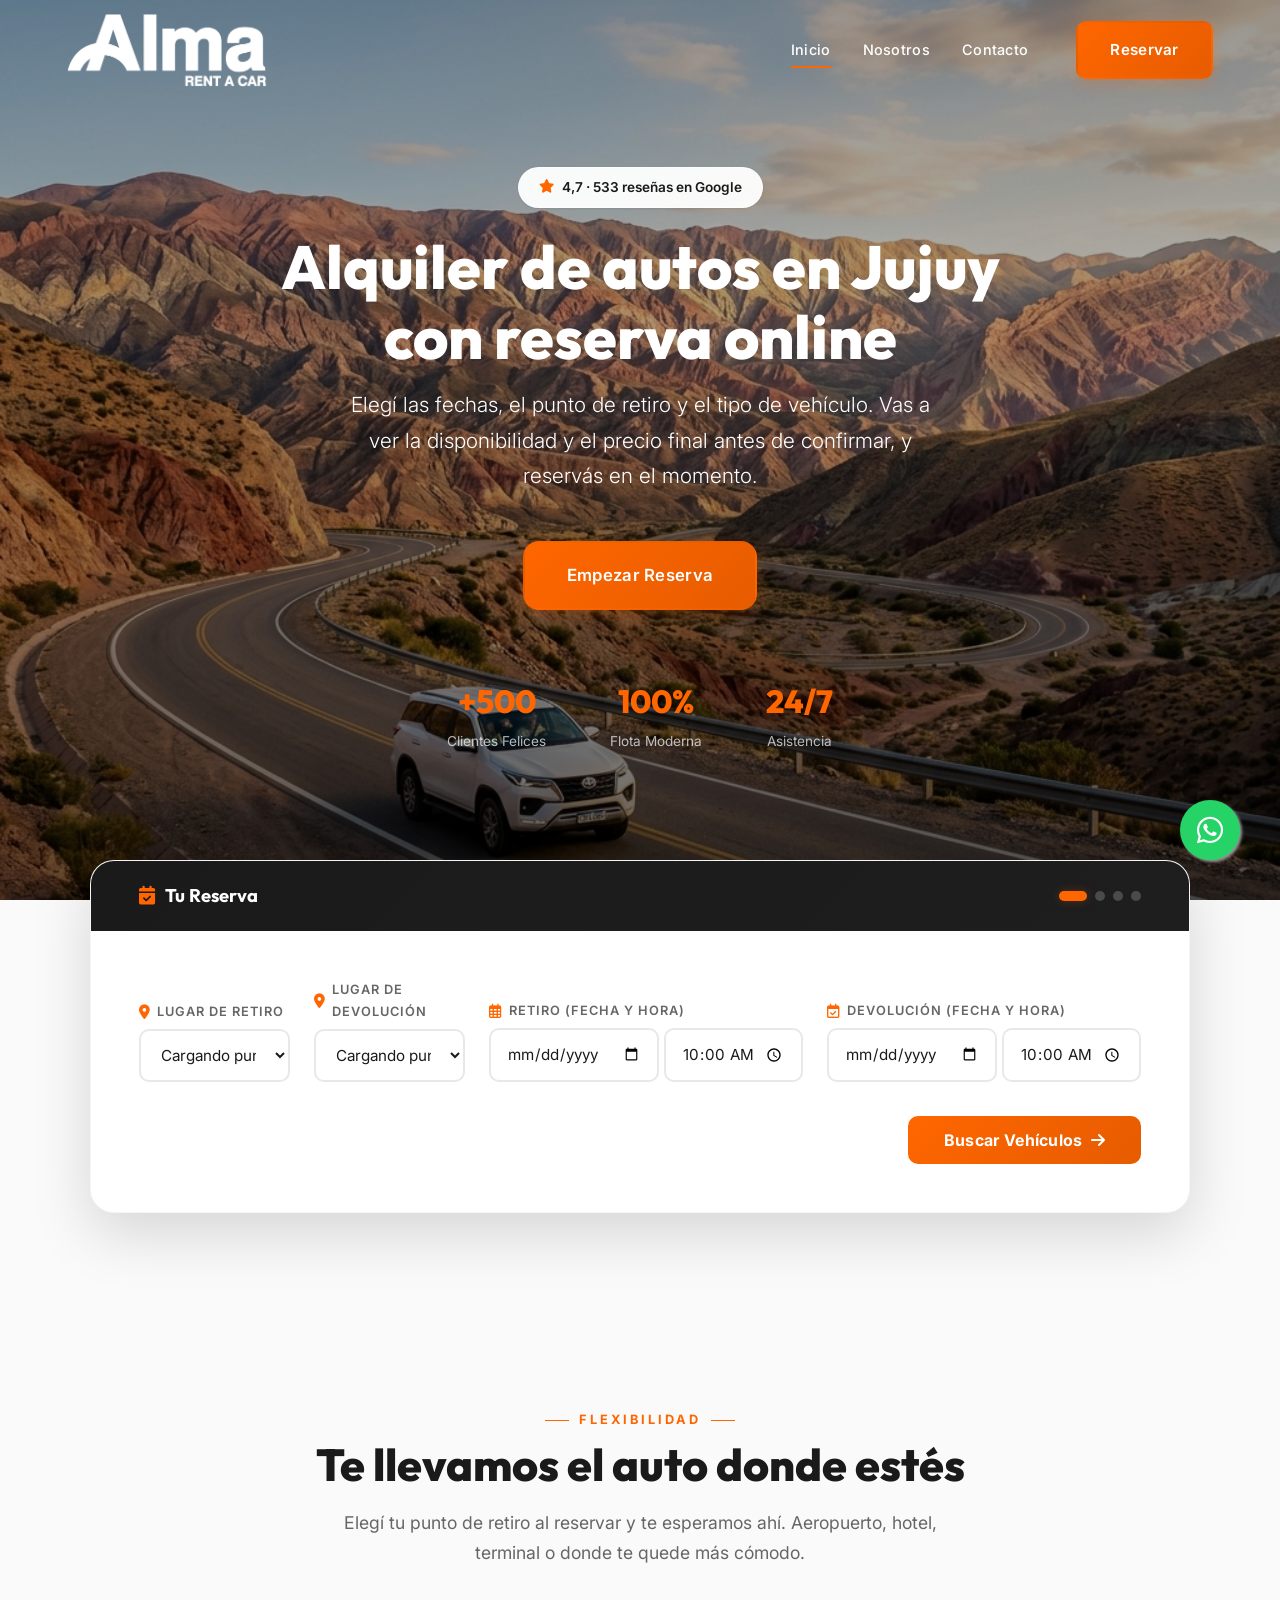
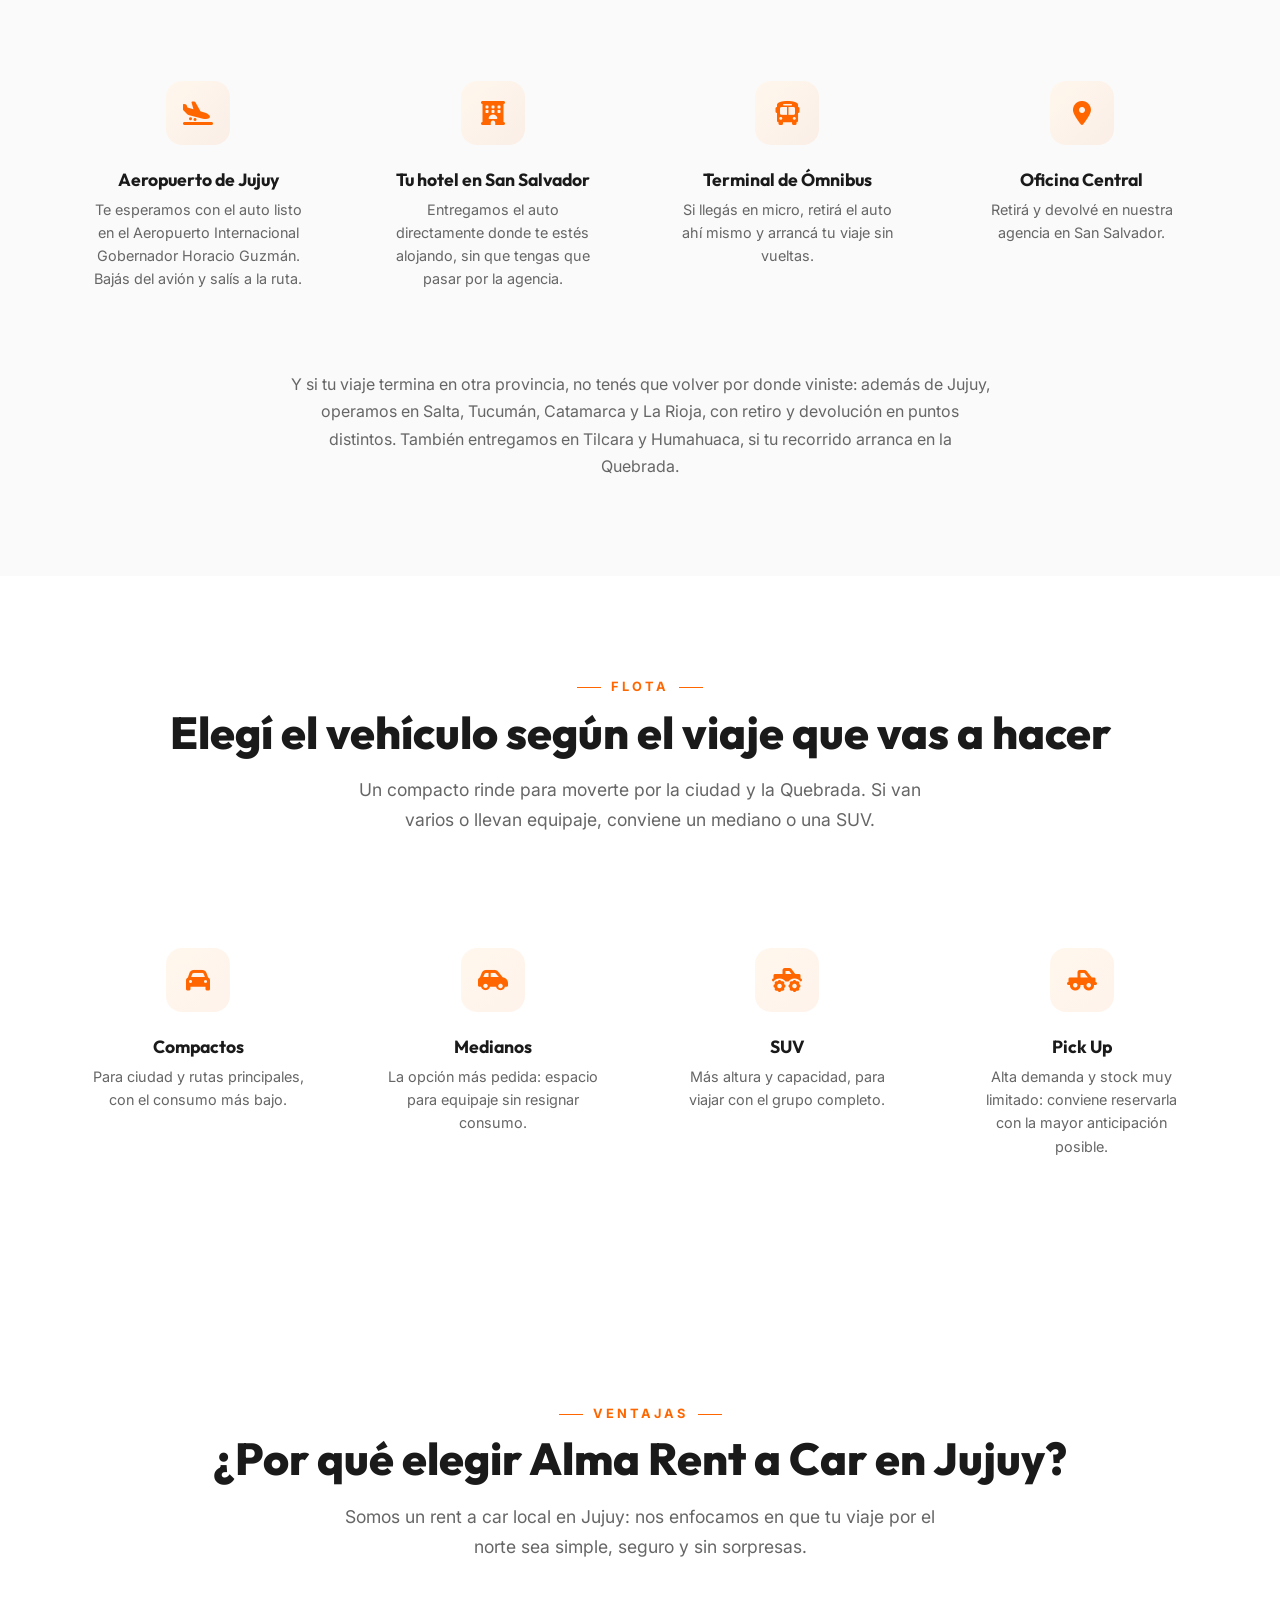
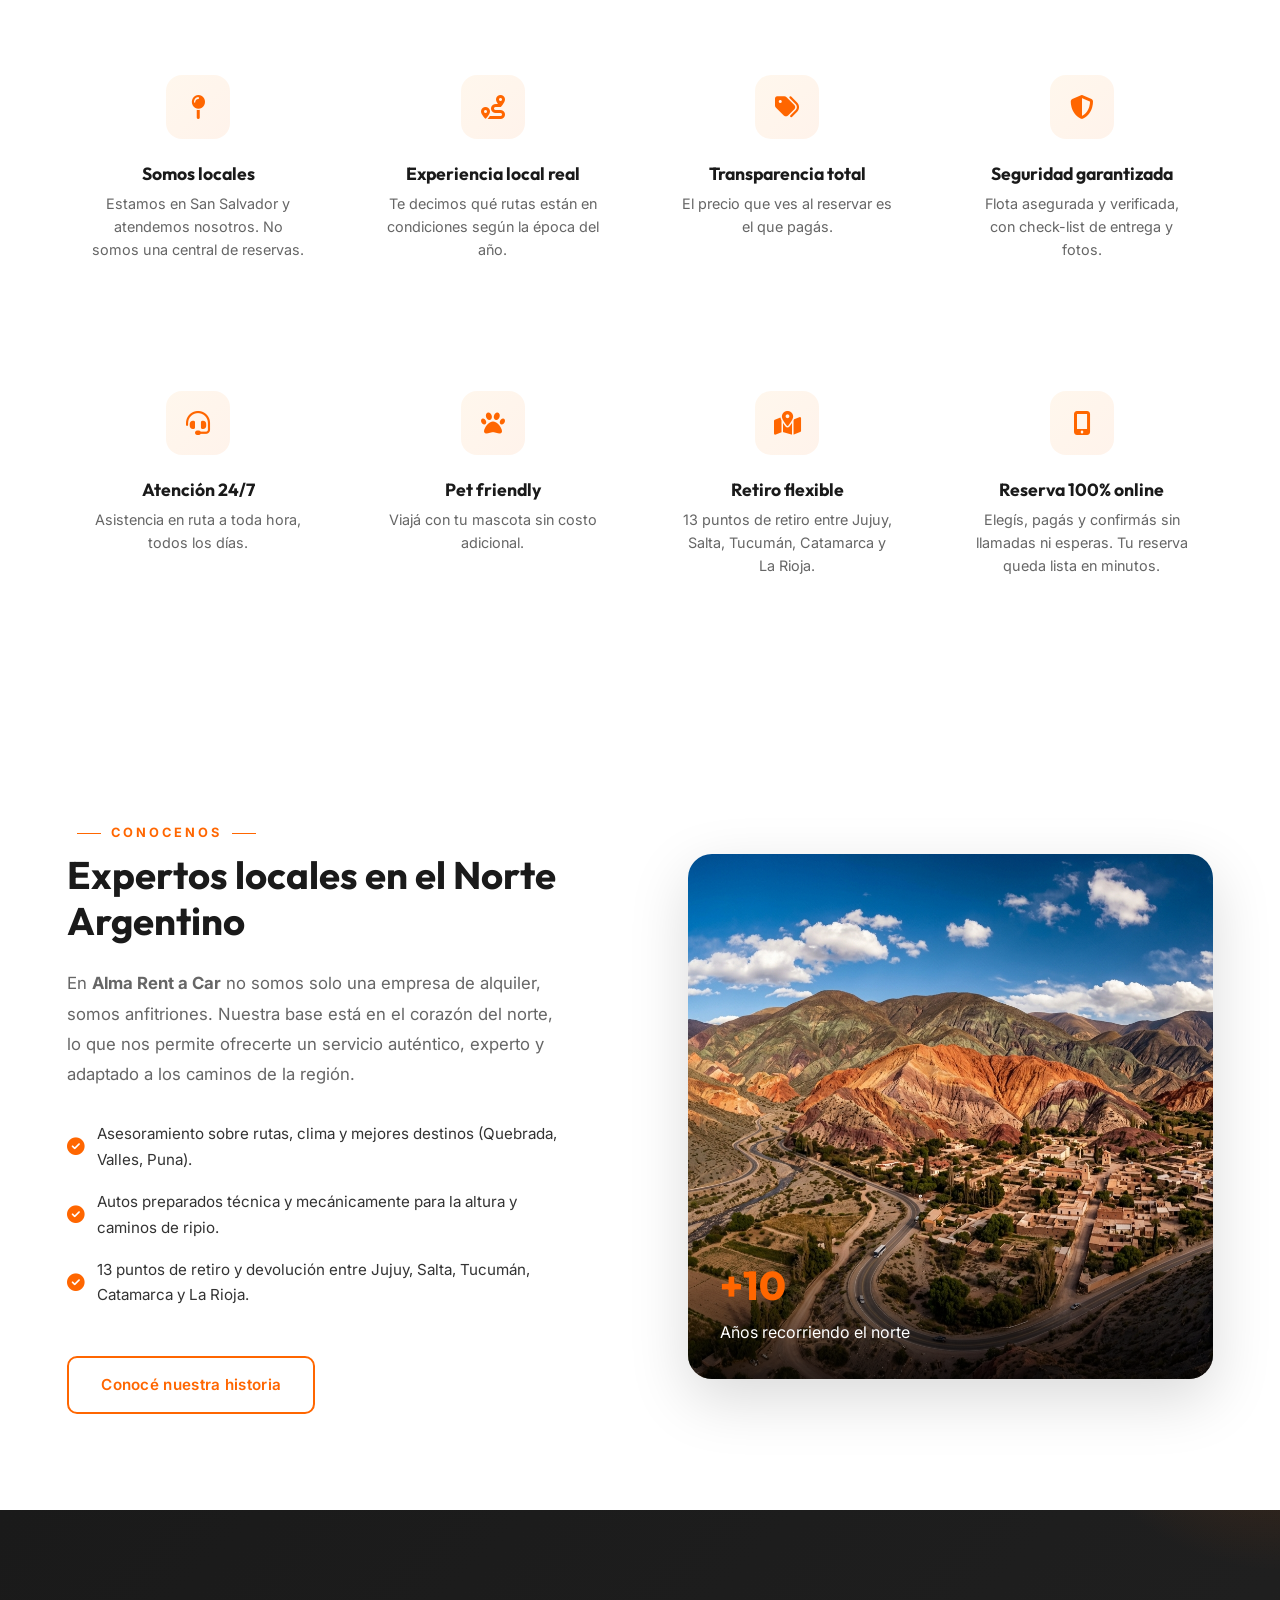
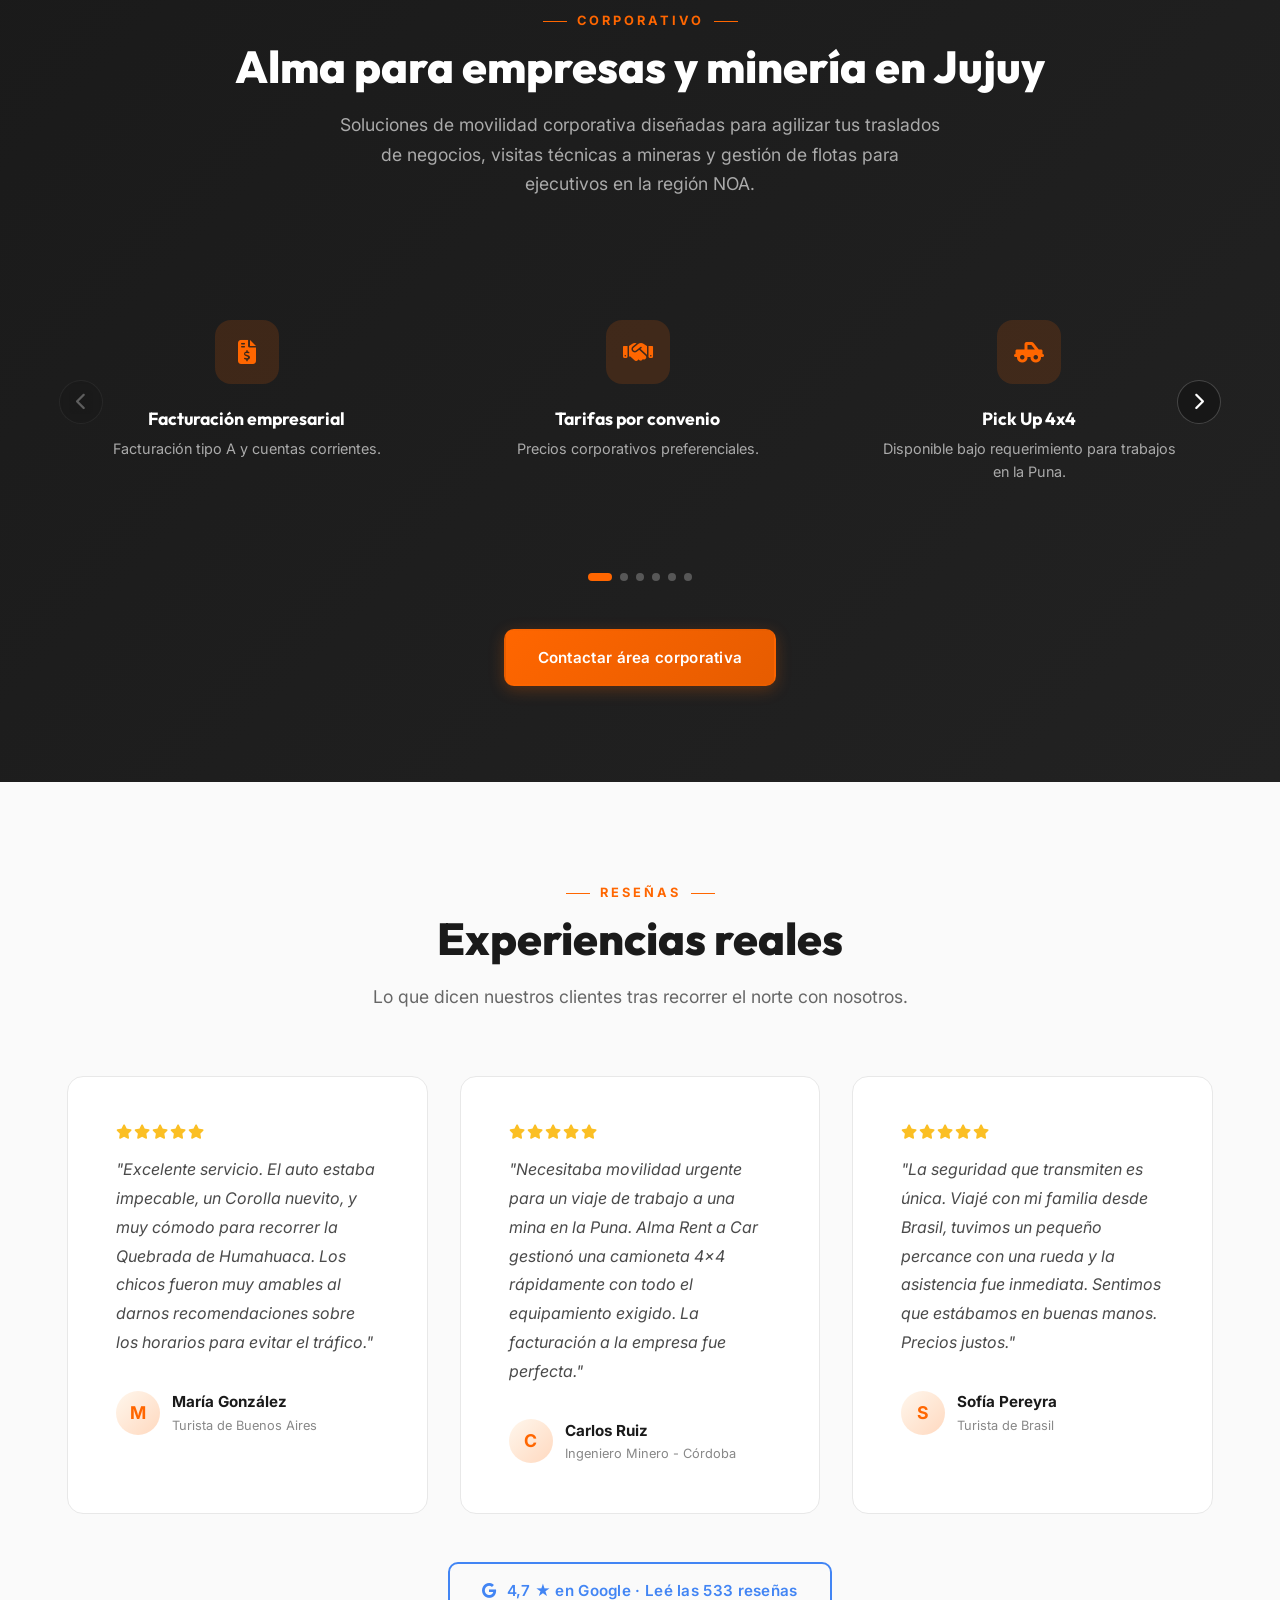
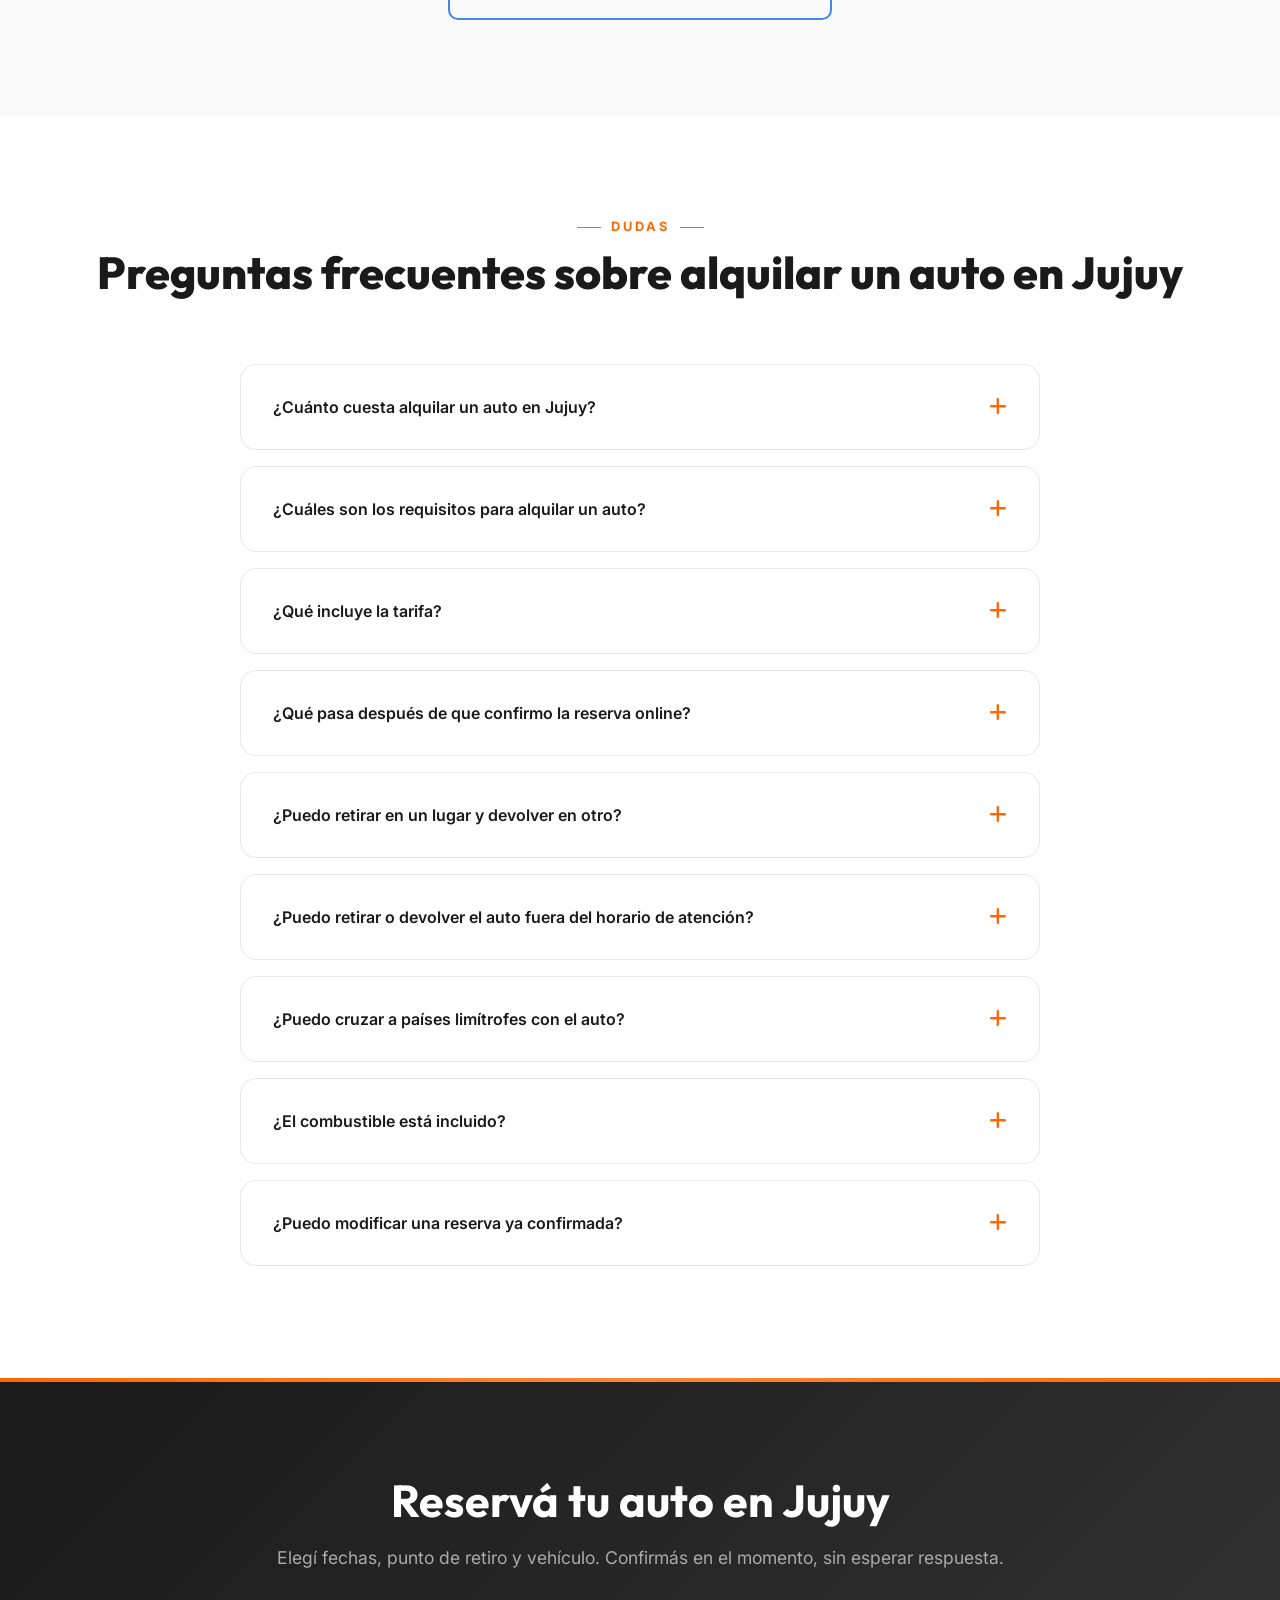
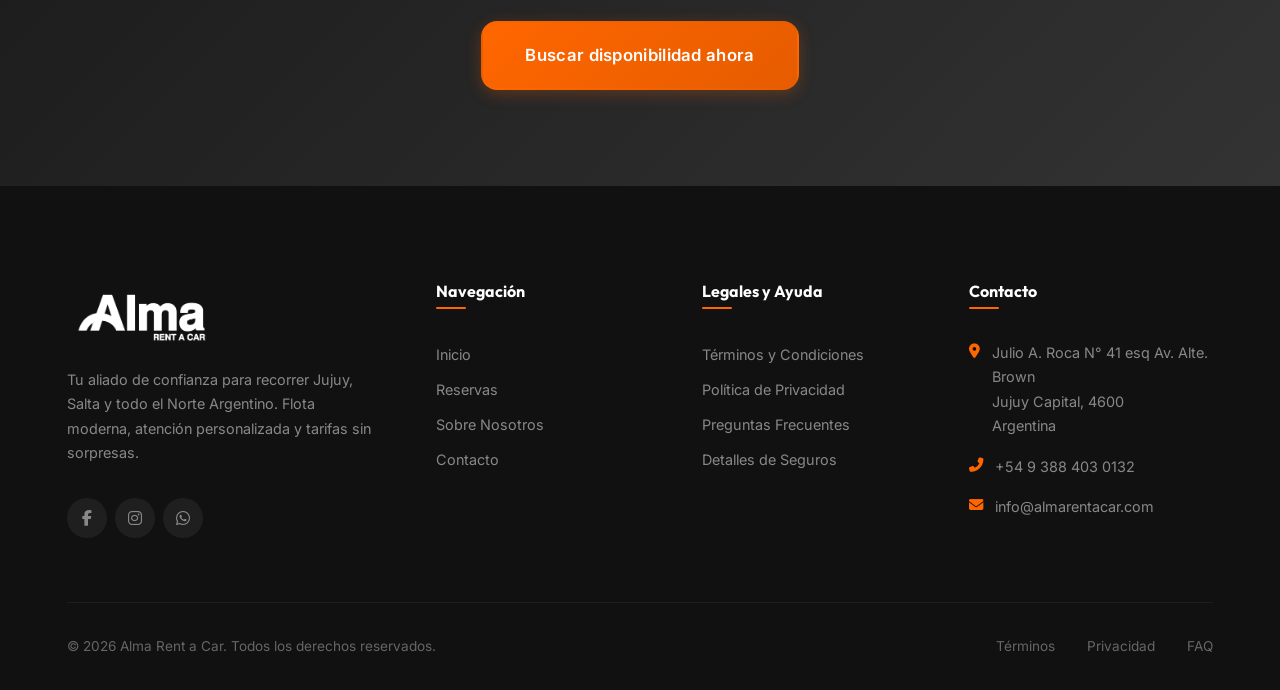
<file: index.html>
<!DOCTYPE html>
<html lang="es">
<head>
    <!-- Google Tag Manager -->
    <script>(function(w,d,s,l,i){w[l]=w[l]||[];w[l].push({'gtm.start':
    new Date().getTime(),event:'gtm.js'});var f=d.getElementsByTagName(s)[0],
    j=d.createElement(s),dl=l!='dataLayer'?'&l='+l:'';j.async=true;j.src=
    'https://www.googletagmanager.com/gtm.js?id='+i+dl;f.parentNode.insertBefore(j,f);
    })(window,document,'script','dataLayer','GTM-NP5SP4SW');</script>
    <!-- End Google Tag Manager -->
    <meta charset="UTF-8">
    <meta name="viewport" content="width=device-width, initial-scale=1.0">
    <meta name="description" content="Alquilá tu auto en Jujuy con retiro en el aeropuerto, la ciudad, Tilcara o Humahuaca. Elegí fechas y vehículo, mirá la disponibilidad y reservá online.">
    <meta name="keywords" content="alquiler de autos jujuy, alquiler auto jujuy, rent a car jujuy, renta de autos jujuy, alquiler coche jujuy, alquiler de autos en el aeropuerto de jujuy">
    <title>Alquiler de Autos en Jujuy | Reservá Online | Alma Rent a Car</title>

    <!-- Open Graph / Social Media -->
    <meta property="og:title" content="Alquiler de Autos en Jujuy | Alma Rent a Car">
    <meta property="og:description" content="Retiro en el aeropuerto, la ciudad, Tilcara o Humahuaca. Elegí fechas y vehículo y reservá online.">
    <meta property="og:image" content="https://almarentacar.com/img/hero-bg.png">
    <meta property="og:url" content="https://almarentacar.com/">
    <meta property="og:type" content="website">

    <!-- Fonts -->
    <link rel="preconnect" href="https://fonts.googleapis.com">
    <link rel="preconnect" href="https://fonts.gstatic.com" crossorigin>
    <link href="https://fonts.googleapis.com/css2?family=Inter:wght@300;400;500;600;700&family=Outfit:wght@400;600;700;800&display=swap" rel="stylesheet">
    
    <!-- Icons -->
    <link rel="stylesheet" href="https://cdnjs.cloudflare.com/ajax/libs/font-awesome/6.4.0/css/all.min.css">
    
    <!-- Canonical -->
    <link rel="canonical" href="https://almarentacar.com/">

    <!-- Favicon -->
    <link rel="icon" type="image/png" sizes="16x16" href="img/favicon-16x16.png">

    <!-- Styles -->
    <link rel="stylesheet" href="css/styles.css">

    <!-- Schema.org for SEO -->
    <script type="application/ld+json">
    {
      "@context": "https://schema.org",
      "@type": "AutoRental",
      "name": "Alma Rent a Car",
      "@id": "https://almarentacar.com/#organizacion",
      "image": "https://almarentacar.com/img/logo.png",
      "url": "https://almarentacar.com",
      "telephone": "+5493884030132",
      "email": "info@almarentacar.com",
      "priceRange": "$$",
      "currenciesAccepted": "ARS",
      "sameAs": [
        "https://www.facebook.com/almarentacar.ok",
        "https://www.instagram.com/almarentacarjujuy"
      ],
      "areaServed": [
        { "@type": "State", "name": "Jujuy" },
        { "@type": "State", "name": "Salta" },
        { "@type": "State", "name": "Tucumán" },
        { "@type": "State", "name": "Catamarca" },
        { "@type": "State", "name": "La Rioja" }
      ],
      "aggregateRating": {
        "@type": "AggregateRating",
        "ratingValue": "4.7",
        "reviewCount": "533"
      },
      "address": {
        "@type": "PostalAddress",
        "streetAddress": "Julio A. Roca N° 41 esq Av. Alte. Brown",
        "addressLocality": "Jujuy  Capital",
        "addressRegion": "Jujuy",
        "postalCode": "4600",
        "addressCountry": "AR"
      },
      "geo": {
        "@type": "GeoCoordinates",
        "latitude": -24.1923706,
        "longitude": -65.2902048
      },
      "openingHoursSpecification": {
        "@type": "OpeningHoursSpecification",
        "dayOfWeek": [
          "Monday",
          "Tuesday",
          "Wednesday",
          "Thursday",
          "Friday",
          "Saturday"
        ],
        "opens": "08:00",
        "closes": "20:00"
      }
    }
    </script>

    <!-- Schema.org: Preguntas frecuentes -->
    <script type="application/ld+json">
    {
      "@context": "https://schema.org",
      "@type": "FAQPage",
      "mainEntity": [
        {
          "@type": "Question",
          "name": "¿Cuánto cuesta alquilar un auto en Jujuy?",
          "acceptedAnswer": {
            "@type": "Answer",
            "text": "El precio de la renta de autos en Jujuy depende de las fechas, del punto de retiro y del tipo de vehículo, así que no publicamos una tarifa única. Cargá tus datos en el buscador y vas a ver el precio final de tu reserva antes de confirmar, sin cargos ocultos."
          }
        },
        {
          "@type": "Question",
          "name": "¿Cuáles son los requisitos para alquilar un auto?",
          "acceptedAnswer": {
            "@type": "Answer",
            "text": "Necesitás ser mayor de 21 años, tener licencia de conducir vigente y presentar DNI o pasaporte. También se requiere una tarjeta de crédito a nombre del titular del contrato para el depósito en garantía."
          }
        },
        {
          "@type": "Question",
          "name": "¿Qué incluye la tarifa?",
          "acceptedAnswer": {
            "@type": "Answer",
            "text": "La tarifa incluye el alquiler del vehículo, seguro con franquicia, kilometraje libre según el plan elegido y asistencia mecánica las 24 horas."
          }
        },
        {
          "@type": "Question",
          "name": "¿Qué pasa después de que confirmo la reserva online?",
          "acceptedAnswer": {
            "@type": "Answer",
            "text": "Recibís la confirmación con el detalle de tu reserva. Coordinamos el retiro en el punto y horario que elegiste al momento de reservar."
          }
        },
        {
          "@type": "Question",
          "name": "¿Puedo retirar en un lugar y devolver en otro?",
          "acceptedAnswer": {
            "@type": "Answer",
            "text": "Sí. Además de Jujuy, operamos en Salta, Tucumán, Catamarca y La Rioja. Elegí los puntos de retiro y devolución al buscar y el sistema calcula el costo."
          }
        },
        {
          "@type": "Question",
          "name": "¿Puedo retirar o devolver el auto fuera del horario de atención?",
          "acceptedAnswer": {
            "@type": "Answer",
            "text": "El horario de atención es de 8 a 20. Fuera de ese horario se aplica un cargo adicional, que vas a ver reflejado en el precio final antes de confirmar tu reserva."
          }
        },
        {
          "@type": "Question",
          "name": "¿Puedo cruzar a países limítrofes con el auto?",
          "acceptedAnswer": {
            "@type": "Answer",
            "text": "Sí, es posible cruzar a países limítrofes (Bolivia, Chile, Paraguay) previo aviso al momento de la reserva. Requiere documentación especial, tiene un costo adicional y debe solicitarse con al menos 72 horas de anticipación."
          }
        },
        {
          "@type": "Question",
          "name": "¿El combustible está incluido?",
          "acceptedAnswer": {
            "@type": "Answer",
            "text": "No. Entregamos el vehículo con el tanque lleno y deberás devolverlo en las mismas condiciones. En caso de faltante, se cobra el combustible más un cargo por servicio de repostaje."
          }
        },
        {
          "@type": "Question",
          "name": "¿Puedo modificar una reserva ya confirmada?",
          "acceptedAnswer": {
            "@type": "Answer",
            "text": "Sí, contactanos con la mayor anticipación posible para coordinar el cambio de fechas, vehículo o punto de retiro."
          }
        }
      ]
    }
    </script>
</head>
<body>
<!-- Google Tag Manager (noscript) -->
<noscript><iframe src="https://www.googletagmanager.com/ns.html?id=GTM-NP5SP4SW"
height="0" width="0" style="display:none;visibility:hidden"></iframe></noscript>
<!-- End Google Tag Manager (noscript) -->

    <!-- Header -->
    <header class="header header--transparent" data-transparent="true">
        <div class="container-wide nav-container">
            <a href="index.html" class="logo">
                <!-- Fallback to text if logo.png is missing -->
                <img src="img/logo.png" alt="Alma Rent a Car" class="logo-img" onerror="this.style.display='none'; this.nextElementSibling.style.display='block';">
                <span style="display:none; font-family:var(--font-heading); font-size:1.5rem; font-weight:800; color:var(--color-primary);">ALMA</span>
            </a>
            
            <div class="hamburger">
                <i class="fas fa-bars"></i>
            </div>
            
            <nav class="nav-menu">
                <a href="index.html" class="nav-link">Inicio</a>
                <a href="nosotros.html" class="nav-link">Nosotros</a>
                <a href="contacto.html" class="nav-link">Contacto</a>
                <a href="#reservas" class="btn btn-primary nav-cta">Reservar</a>
            </nav>
        </div>
    </header>
    <div class="nav-overlay"></div>

    <!-- Hero Section -->
    <section class="hero">
        <div class="hero-bg">
            <img src="img/hero-bg.png" alt="Paisaje Norte Argentino con ruta">
        </div>
        <div class="container hero-content">
            <span class="hero-badge"><i class="fas fa-star"></i> 4,7 · 533 reseñas en Google</span>
            <h1>Alquiler de autos en Jujuy con reserva online</h1>
            <p>Elegí las fechas, el punto de retiro y el tipo de vehículo. Vas a ver la disponibilidad y el precio final antes de confirmar, y reservás en el momento.</p>
            
            <div class="hero-buttons">
                <a href="#reservas" class="btn btn-primary btn-lg">Empezar Reserva</a>
            </div>
            
            <div class="hero-stats">
                <div class="hero-stat">
                    <div class="hero-stat-value">+500</div>
                    <div class="hero-stat-label">Clientes Felices</div>
                </div>
                <div class="hero-stat">
                    <div class="hero-stat-value">100%</div>
                    <div class="hero-stat-label">Flota Moderna</div>
                </div>
                <div class="hero-stat">
                    <div class="hero-stat-value">24/7</div>
                    <div class="hero-stat-label">Asistencia</div>
                </div>
            </div>
        </div>
    </section>

    <!-- Booking Widget (Hertz Style) -->
    <section id="reservas" class="booking-section">
        <div class="booking-widget reveal">
            <div class="booking-widget-header">
                <h3><i class="fas fa-calendar-check"></i> Tu Reserva</h3>
                <div class="booking-steps-indicator">
                    <div class="step-dot active" title="Búsqueda"></div>
                    <div class="step-dot" title="Selección"></div>
                    <div class="step-dot" title="Datos"></div>
                    <div class="step-dot" title="Confirmación"></div>
                </div>
            </div>
            
            <div class="booking-widget-body">
                
                <!-- Step 1: Search -->
                <div id="booking-step-1" class="booking-step-content active">
                    <form id="booking-search-form" class="booking-search-form">
                        <div class="form-group">
                            <label><i class="fas fa-map-marker-alt"></i> Lugar de Retiro</label>
                            <select id="booking-pickup-location" class="form-input" required>
                                <option value="Agencia">Cargando puntos...</option>
                            </select>
                        </div>
                        <div class="form-group">
                            <label><i class="fas fa-map-marker-alt"></i> Lugar de Devolución</label>
                            <select id="booking-dropoff-location" class="form-input" required>
                                <option value="Agencia">Cargando puntos...</option>
                            </select>
                        </div>
                        
                        <div class="form-group">
                            <label><i class="far fa-calendar-alt"></i> Retiro (Fecha y Hora)</label>
                            <div style="display:flex; gap: 5px;">
                                <input type="date" id="booking-start-date" class="form-input" style="flex:2;" required>
                                <input type="time" id="booking-start-time" class="form-input" style="flex:1;" value="10:00" required>
                            </div>
                        </div>
                        
                        <div class="form-group">
                            <label><i class="far fa-calendar-check"></i> Devolución (Fecha y Hora)</label>
                            <div style="display:flex; gap: 5px;">
                                <input type="date" id="booking-end-date" class="form-input" style="flex:2;" required>
                                <input type="time" id="booking-end-time" class="form-input" style="flex:1;" value="10:00" required>
                            </div>
                        </div>
                        
                        <div style="grid-column: 1 / -1; display: flex; justify-content: flex-end; margin-top: 10px;">
                            <button type="submit" id="booking-search-btn" class="btn btn-search">
                                Buscar Vehículos <i class="fas fa-arrow-right"></i>
                            </button>
                        </div>
                    </form>
                </div>
                
                <!-- Step 2: Select Vehicle -->
                <div id="booking-step-2" class="booking-step-content">
                    <div class="section-header" style="margin-bottom: 2rem;">
                        <h2>Seleccioná tu vehículo</h2>
                    </div>
                    
                    <div id="category-filters" class="category-filters">
                        <!-- Filters will be injected here via JS -->
                    </div>
                    
                    <div id="vehicles-grid" class="vehicles-grid">
                        <!-- Vehicles will be injected here via JS -->
                        <div style="text-align: center; padding: 3rem; grid-column: 1/-1;">
                            <div class="spinner spinner-dark"></div>
                            <p style="margin-top: 1rem; color: var(--color-gray-500);">Cargando flota disponible...</p>
                        </div>
                    </div>
                    
                    <div class="booking-nav">
                        <button type="button" class="btn btn-outline" data-action="back">
                            <i class="fas fa-arrow-left"></i> Volver a búsqueda
                        </button>
                    </div>
                </div>
                
                <!-- Step 3: Customer Data -->
                <div id="booking-step-3" class="booking-step-content">
                    <div class="section-header" style="margin-bottom: 2rem;">
                        <h2>Completá tus datos</h2>
                    </div>
                    
                    <div class="customer-form">
                        <div id="booking-summary" class="booking-summary">
                            <!-- Summary injected via JS -->
                        </div>
                        
                        <div id="extras-section" class="extras-section" style="display:none;">
                            <h4><i class="fas fa-puzzle-piece" style="color: var(--color-primary);"></i> Adicionales</h4>
                            <p class="extras-subtitle">Personalizá tu experiencia con estos servicios opcionales.</p>
                            <div id="extras-grid" class="extras-grid">
                                <!-- Extras injected via JS -->
                            </div>
                        </div>
                        
                        <form id="customer-form">
                            <div class="form-row">
                                <div class="form-group">
                                    <label>Nombre *</label>
                                    <input type="text" id="client-name" class="form-input" required placeholder="Tu nombre">
                                </div>
                                <div class="form-group">
                                    <label>Apellido *</label>
                                    <input type="text" id="client-lastname" class="form-input" required placeholder="Tu apellido">
                                </div>
                            </div>
                            
                            <div class="form-row" style="margin-top: 1rem;">
                                <div class="form-group">
                                    <label>Teléfono / WhatsApp *</label>
                                    <input type="tel" id="client-phone" class="form-input" required placeholder="+54 9...">
                                </div>
                                <div class="form-group">
                                    <label>Email</label>
                                    <input type="email" id="client-email" class="form-input" placeholder="tu@email.com">
                                </div>
                            </div>
                            
                            <!-- Payment Method Selector -->
                            <div class="form-row" id="payment-method-container" style="margin-top: 1rem;">
                                <div class="form-group" style="flex: 100%;">
                                    <label><i class="fas fa-wallet"></i> Método de pago de la seña *</label>
                                    <div style="display: flex; gap: 15px; margin-top: 5px;">
                                        <label style="flex: 1; display: flex; align-items: center; gap: 10px; padding: 12px; border: 1px solid #e2e8f0; border-radius: 8px; cursor: pointer; transition: all 0.2s;" onmouseover="this.style.borderColor='#009ee3'" onmouseout="this.style.borderColor='#e2e8f0'">
                                            <input type="radio" name="payment-method" value="mercadopago" checked style="accent-color: #009ee3;">
                                            <span style="font-weight: 500; color: #334155;">Mercado Pago (Tarjetas / Dinero en cuenta)</span>
                                        </label>
                                        <!-- dLocalGo: Oculto temporalmente hasta configurar cuenta de producción
                                        <label style="flex: 1; display: flex; align-items: center; gap: 10px; padding: 12px; border: 1px solid #e2e8f0; border-radius: 8px; cursor: pointer; transition: all 0.2s;" onmouseover="this.style.borderColor='#003087'" onmouseout="this.style.borderColor='#e2e8f0'">
                                            <input type="radio" name="payment-method" value="dlocal" style="accent-color: #003087;">
                                            <span style="font-weight: 500; color: #334155;">dLocalGo (Tarjetas Locales e Internacionales)</span>
                                        </label>
                                        -->
                                    </div>
                                </div>
                            </div>

                            <!-- Terms & Conditions Checkbox -->
                            <div style="margin-top: 1.2rem; padding: 1rem 1.2rem; background: #fef9f0; border: 1px solid #f5e6cc; border-radius: 10px;">
                                <label style="display: flex; align-items: flex-start; gap: 10px; cursor: pointer; font-size: 0.9rem; color: #333; line-height: 1.4; margin: 0;">
                                    <input type="checkbox" id="terms-checkbox" style="margin-top: 3px; width: 18px; height: 18px; accent-color: #f97316; cursor: pointer; flex-shrink: 0;">
                                    <span>
                                        Acepto los 
                                        <a href="#" id="open-terms-modal" style="color: #f97316; font-weight: 600; text-decoration: underline;">Términos y Condiciones</a> 
                                        del servicio de alquiler de Alma Rent a Car. *
                                    </span>
                                </label>
                            </div>
                            
                            <div class="booking-nav" style="margin-top: 2rem;">
                                <button type="button" class="btn btn-outline" data-action="back">
                                    <i class="fas fa-arrow-left"></i> Cambiar auto
                                </button>
                                <button type="submit" id="booking-submit-btn" class="btn btn-primary">
                                    <i class="fas fa-check-circle"></i> Confirmar Reserva
                                </button>
                            </div>
                        </form>
                    </div>
                </div>

    <!-- Step 4: Success -->
                <div id="booking-step-4" class="booking-step-content">
                    <div class="booking-success">
                        <div class="booking-success-icon">
                            <i class="fas fa-check"></i>
                        </div>
                        <h3>¡Solicitud Recibida!</h3>
                        <p>Hemos registrado tu solicitud de reserva <strong id="success-booking-id"></strong>. En breve, un miembro de nuestro equipo se contactará con vos para coordinar los detalles y la confirmación final.</p>
                        
                        <div style="margin-top: 3rem;">
                            <button id="new-booking-btn" class="btn btn-outline">Hacer otra reserva</button>
                        </div>
                    </div>
                </div>
                
            </div>
        </div>
    </section>

    <!-- Puntos de retiro -->
    <section id="aeropuerto" class="section-padding">
        <div class="container">
            <div class="section-header reveal">
                <span class="section-label">Flexibilidad</span>
                <h2>Te llevamos el auto donde estés</h2>
                <p>Elegí tu punto de retiro al reservar y te esperamos ahí. Aeropuerto, hotel, terminal o donde te quede más cómodo.</p>
            </div>

            <div class="benefits-grid">
                <div class="benefit-card reveal reveal-delay-1">
                    <div class="benefit-icon"><i class="fas fa-plane-arrival"></i></div>
                    <h3>Aeropuerto de Jujuy</h3>
                    <p>Te esperamos con el auto listo en el Aeropuerto Internacional Gobernador Horacio Guzmán. Bajás del avión y salís a la ruta.</p>
                </div>
                <div class="benefit-card reveal reveal-delay-2">
                    <div class="benefit-icon"><i class="fas fa-hotel"></i></div>
                    <h3>Tu hotel en San Salvador</h3>
                    <p>Entregamos el auto directamente donde te estés alojando, sin que tengas que pasar por la agencia.</p>
                </div>
                <div class="benefit-card reveal reveal-delay-3">
                    <div class="benefit-icon"><i class="fas fa-bus"></i></div>
                    <h3>Terminal de Ómnibus</h3>
                    <p>Si llegás en micro, retirá el auto ahí mismo y arrancá tu viaje sin vueltas.</p>
                </div>
                <div class="benefit-card reveal reveal-delay-4">
                    <div class="benefit-icon"><i class="fas fa-map-marker-alt"></i></div>
                    <h3>Oficina Central</h3>
                    <p>Retirá y devolvé en nuestra agencia en San Salvador.</p>
                </div>
            </div>

            <p class="reveal" style="text-align:center; max-width:700px; margin: var(--space-xl) auto 0; color: var(--color-gray-500);">Y si tu viaje termina en otra provincia, no tenés que volver por donde viniste: además de Jujuy, operamos en Salta, Tucumán, Catamarca y La Rioja, con retiro y devolución en puntos distintos. También entregamos en Tilcara y Humahuaca, si tu recorrido arranca en la Quebrada.</p>
        </div>
    </section>

    <!-- Flota -->
    <section id="flota" class="section-padding" style="background: var(--color-white);">
        <div class="container">
            <div class="section-header reveal">
                <span class="section-label">Flota</span>
                <h2>Elegí el vehículo según el viaje que vas a hacer</h2>
                <p>Un compacto rinde para moverte por la ciudad y la Quebrada. Si van varios o llevan equipaje, conviene un mediano o una SUV.</p>
            </div>

            <div class="benefits-grid">
                <div class="benefit-card reveal reveal-delay-1">
                    <div class="benefit-icon"><i class="fas fa-car"></i></div>
                    <h3>Compactos</h3>
                    <p>Para ciudad y rutas principales, con el consumo más bajo.</p>
                </div>
                <div class="benefit-card reveal reveal-delay-2">
                    <div class="benefit-icon"><i class="fas fa-car-side"></i></div>
                    <h3>Medianos</h3>
                    <p>La opción más pedida: espacio para equipaje sin resignar consumo.</p>
                </div>
                <div class="benefit-card reveal reveal-delay-3">
                    <div class="benefit-icon"><i class="fas fa-truck-monster"></i></div>
                    <h3>SUV</h3>
                    <p>Más altura y capacidad, para viajar con el grupo completo.</p>
                </div>
                <div class="benefit-card reveal reveal-delay-4">
                    <div class="benefit-icon"><i class="fas fa-truck-pickup"></i></div>
                    <h3>Pick Up</h3>
                    <p>Alta demanda y stock muy limitado: conviene reservarla con la mayor anticipación posible.</p>
                </div>
            </div>
        </div>
    </section>

    <!-- Benefits -->
    <section id="por-que-alma" class="section-padding benefits-section" style="background: var(--color-white);">
        <div class="container">
            <div class="section-header reveal">
                <span class="section-label">Ventajas</span>
                <h2>¿Por qué elegir Alma Rent a Car en Jujuy?</h2>
                <p>Somos un rent a car local en Jujuy: nos enfocamos en que tu viaje por el norte sea simple, seguro y sin sorpresas.</p>
            </div>

            <div class="benefits-grid">
                <div class="benefit-card reveal reveal-delay-1">
                    <div class="benefit-icon"><i class="fas fa-map-pin"></i></div>
                    <h3>Somos locales</h3>
                    <p>Estamos en San Salvador y atendemos nosotros. No somos una central de reservas.</p>
                </div>
                <div class="benefit-card reveal reveal-delay-2">
                    <div class="benefit-icon"><i class="fas fa-route"></i></div>
                    <h3>Experiencia local real</h3>
                    <p>Te decimos qué rutas están en condiciones según la época del año.</p>
                </div>
                <div class="benefit-card reveal reveal-delay-3">
                    <div class="benefit-icon"><i class="fas fa-tags"></i></div>
                    <h3>Transparencia total</h3>
                    <p>El precio que ves al reservar es el que pagás.</p>
                </div>
                <div class="benefit-card reveal reveal-delay-4">
                    <div class="benefit-icon"><i class="fas fa-shield-alt"></i></div>
                    <h3>Seguridad garantizada</h3>
                    <p>Flota asegurada y verificada, con check-list de entrega y fotos.</p>
                </div>
                <div class="benefit-card reveal reveal-delay-1">
                    <div class="benefit-icon"><i class="fas fa-headset"></i></div>
                    <h3>Atención 24/7</h3>
                    <p>Asistencia en ruta a toda hora, todos los días.</p>
                </div>
                <div class="benefit-card reveal reveal-delay-2">
                    <div class="benefit-icon"><i class="fas fa-paw"></i></div>
                    <h3>Pet friendly</h3>
                    <p>Viajá con tu mascota sin costo adicional.</p>
                </div>
                <div class="benefit-card reveal reveal-delay-3">
                    <div class="benefit-icon"><i class="fas fa-map-marked-alt"></i></div>
                    <h3>Retiro flexible</h3>
                    <p>13 puntos de retiro entre Jujuy, Salta, Tucumán, Catamarca y La Rioja.</p>
                </div>
                <div class="benefit-card reveal reveal-delay-4">
                    <div class="benefit-icon"><i class="fas fa-mobile-screen-button"></i></div>
                    <h3>Reserva 100% online</h3>
                    <p>Elegís, pagás y confirmás sin llamadas ni esperas. Tu reserva queda lista en minutos.</p>
                </div>
            </div>
        </div>
    </section>

    <!-- About Section -->
    <section class="section-padding" style="background: var(--color-white);">
        <div class="container">
            <div class="about-grid">
                <div class="about-content reveal-left">
                    <span class="section-label">Conocenos</span>
                    <h2>Expertos locales en el Norte Argentino</h2>
                    <p>En <strong>Alma Rent a Car</strong> no somos solo una empresa de alquiler, somos anfitriones. Nuestra base está en el corazón del norte, lo que nos permite ofrecerte un servicio auténtico, experto y adaptado a los caminos de la región.</p>
                    
                    <div class="about-features">
                        <div class="about-feature">
                            <i class="fas fa-check-circle"></i>
                            <span>Asesoramiento sobre rutas, clima y mejores destinos (Quebrada, Valles, Puna).</span>
                        </div>
                        <div class="about-feature">
                            <i class="fas fa-check-circle"></i>
                            <span>Autos preparados técnica y mecánicamente para la altura y caminos de ripio.</span>
                        </div>
                        <div class="about-feature">
                            <i class="fas fa-check-circle"></i>
                            <span>13 puntos de retiro y devolución entre Jujuy, Salta, Tucumán, Catamarca y La Rioja.</span>
                        </div>
                    </div>
                    
                    <a href="nosotros.html" class="btn btn-outline">Conocé nuestra historia</a>
                </div>
                <div class="about-image reveal-right">
                    <img src="img/nosotros-bg.png" alt="Paisaje de Jujuy, Norte Argentino">
                    <div class="about-image-overlay">
                        <div class="about-image-stat">+10</div>
                        <div>Años recorriendo el norte</div>
                    </div>
                </div>
            </div>
        </div>
    </section>

    <!-- Corporate Section -->
    <section id="empresas" class="section-padding corporate-section">
        <div class="container">
            <div class="section-header reveal">
                <span class="section-label">Corporativo</span>
                <h2>Alma para empresas y minería en Jujuy</h2>
                <p>Soluciones de movilidad corporativa diseñadas para agilizar tus traslados de negocios, visitas técnicas a mineras y gestión de flotas para ejecutivos en la región NOA.</p>
            </div>

            <div class="carousel" data-autoplay="4000">
                <div class="carousel-viewport">
                    <button type="button" class="carousel-arrow carousel-arrow--prev" aria-label="Anterior"><i class="fas fa-chevron-left"></i></button>
                    <button type="button" class="carousel-arrow carousel-arrow--next" aria-label="Siguiente"><i class="fas fa-chevron-right"></i></button>

                    <div class="carousel-track">
                    <div class="benefit-card carousel-item reveal reveal-delay-1">
                        <div class="benefit-icon"><i class="fas fa-file-invoice-dollar"></i></div>
                        <h3>Facturación empresarial</h3>
                        <p>Facturación tipo A y cuentas corrientes.</p>
                    </div>
                    <div class="benefit-card carousel-item reveal reveal-delay-2">
                        <div class="benefit-icon"><i class="fas fa-handshake"></i></div>
                        <h3>Tarifas por convenio</h3>
                        <p>Precios corporativos preferenciales.</p>
                    </div>
                    <div class="benefit-card carousel-item reveal reveal-delay-3">
                        <div class="benefit-icon"><i class="fas fa-truck-pickup"></i></div>
                        <h3>Pick Up 4x4</h3>
                        <p>Disponible bajo requerimiento para trabajos en la Puna.</p>
                    </div>
                    <div class="benefit-card carousel-item reveal reveal-delay-4">
                        <div class="benefit-icon"><i class="fas fa-user-plus"></i></div>
                        <h3>Sin cargo por conductor adicional</h3>
                        <p>Sumá conductores al contrato sin costo extra.</p>
                    </div>
                    <div class="benefit-card carousel-item reveal reveal-delay-1">
                        <div class="benefit-icon"><i class="fas fa-headset"></i></div>
                        <h3>Soporte operativo 24/7</h3>
                        <p>Asistencia permanente para flotas corporativas.</p>
                    </div>
                    <div class="benefit-card carousel-item reveal reveal-delay-2">
                        <div class="benefit-icon"><i class="fas fa-wrench"></i></div>
                        <h3>Mantenimiento preventivo</h3>
                        <p>Revisión in situ para minimizar tiempos muertos.</p>
                    </div>
                    </div>
                </div>

                <div class="carousel-dots"></div>
            </div>

            <div class="reveal" style="text-align:center; margin-top: var(--space-2xl);">
                <a href="contacto.html" class="btn btn-primary">Contactar área corporativa</a>
            </div>
        </div>
    </section>

    <!-- Testimonials -->
    <section class="section-padding">
        <div class="container">
            <div class="section-header reveal">
                <span class="section-label">Reseñas</span>
                <h2>Experiencias reales</h2>
                <p>Lo que dicen nuestros clientes tras recorrer el norte con nosotros.</p>
            </div>
            
            <div class="testimonials-grid">
                <div class="testimonial-card reveal reveal-delay-1">
                    <div class="testimonial-stars">
                        <i class="fas fa-star"></i><i class="fas fa-star"></i><i class="fas fa-star"></i><i class="fas fa-star"></i><i class="fas fa-star"></i>
                    </div>
                    <p class="testimonial-text">"Excelente servicio. El auto estaba impecable, un Corolla nuevito, y muy cómodo para recorrer la Quebrada de Humahuaca. Los chicos fueron muy amables al darnos recomendaciones sobre los horarios para evitar el tráfico."</p>
                    <div class="testimonial-author">
                        <div class="testimonial-avatar">M</div>
                        <div>
                            <div class="testimonial-name">María González</div>
                            <div class="testimonial-role">Turista de Buenos Aires</div>
                        </div>
                    </div>
                </div>
                
                <div class="testimonial-card reveal reveal-delay-2">
                    <div class="testimonial-stars">
                        <i class="fas fa-star"></i><i class="fas fa-star"></i><i class="fas fa-star"></i><i class="fas fa-star"></i><i class="fas fa-star"></i>
                    </div>
                    <p class="testimonial-text">"Necesitaba movilidad urgente para un viaje de trabajo a una mina en la Puna. Alma Rent a Car gestionó una camioneta 4x4 rápidamente con todo el equipamiento exigido. La facturación a la empresa fue perfecta."</p>
                    <div class="testimonial-author">
                        <div class="testimonial-avatar">C</div>
                        <div>
                            <div class="testimonial-name">Carlos Ruiz</div>
                            <div class="testimonial-role">Ingeniero Minero - Córdoba</div>
                        </div>
                    </div>
                </div>
                
                <div class="testimonial-card reveal reveal-delay-3">
                    <div class="testimonial-stars">
                        <i class="fas fa-star"></i><i class="fas fa-star"></i><i class="fas fa-star"></i><i class="fas fa-star"></i><i class="fas fa-star"></i>
                    </div>
                    <p class="testimonial-text">"La seguridad que transmiten es única. Viajé con mi familia desde Brasil, tuvimos un pequeño percance con una rueda y la asistencia fue inmediata. Sentimos que estábamos en buenas manos. Precios justos."</p>
                    <div class="testimonial-author">
                        <div class="testimonial-avatar">S</div>
                        <div>
                            <div class="testimonial-name">Sofía Pereyra</div>
                            <div class="testimonial-role">Turista de Brasil</div>
                        </div>
                    </div>
                </div>
        </div>
            
            <div style="text-align: center; margin-top: 3rem;" class="reveal">
                <a href="https://www.google.com/search?q=Alma+Rent+A+Car&stick=H4sIAAAAAAAA_-NgU1I1qLA0MUwySDMxNzdOTrIwMkuxMqgwTDM1N7I0TktKMjQ0TTE3WMTK75iTm6gQlJpXouCo4JxYBACsgy3dOwAAAA&hl=es-419&mat=CTmgxrHEhPnsElcBTVDHnrLjoygaWpGfdvkUTIzp7yFUVplCqpSbNodiw0I7MtEX3m2QcX-PIr0jxxskAW2b2R7qYTRP32Bxn8_ABTskEUOXcBCOeC8ZtTQzqj2zC1T2zyw&authuser=0" target="_blank" rel="noopener noreferrer" class="btn btn-outline btn-google" style="display: inline-flex; align-items: center; gap: 10px;">
                    <i class="fab fa-google"></i> 4,7 ★ en Google · Leé las 533 reseñas
                </a>
            </div>
        </div>
    </section>

    <!-- FAQ -->
    <section id="faq" class="section-padding" style="background: var(--color-white);">
        <div class="container">
            <div class="section-header reveal">
                <span class="section-label">Dudas</span>
                <h2>Preguntas frecuentes sobre alquilar un auto en Jujuy</h2>
            </div>

            <div class="faq-list reveal">
                <div class="faq-item">
                    <button class="faq-question">
                        ¿Cuánto cuesta alquilar un auto en Jujuy?
                        <i class="fas fa-plus"></i>
                    </button>
                    <div class="faq-answer">
                        <p>El precio de la renta de autos en Jujuy depende de las fechas, del punto de retiro y del tipo de vehículo, así que no publicamos una tarifa única. Cargá tus datos en el buscador y vas a ver el precio final de tu reserva antes de confirmar, sin cargos ocultos.</p>
                    </div>
                </div>

                <div class="faq-item">
                    <button class="faq-question">
                        ¿Cuáles son los requisitos para alquilar un auto?
                        <i class="fas fa-plus"></i>
                    </button>
                    <div class="faq-answer">
                        <p>Necesitás ser mayor de 21 años, tener licencia de conducir vigente y presentar DNI o pasaporte. También se requiere una tarjeta de crédito a nombre del titular del contrato para el depósito en garantía.</p>
                    </div>
                </div>

                <div class="faq-item">
                    <button class="faq-question">
                        ¿Qué incluye la tarifa?
                        <i class="fas fa-plus"></i>
                    </button>
                    <div class="faq-answer">
                        <p>La tarifa incluye el alquiler del vehículo, seguro con franquicia, kilometraje libre según el plan elegido y asistencia mecánica las 24 horas.</p>
                    </div>
                </div>

                <div class="faq-item">
                    <button class="faq-question">
                        ¿Qué pasa después de que confirmo la reserva online?
                        <i class="fas fa-plus"></i>
                    </button>
                    <div class="faq-answer">
                        <p>Recibís la confirmación con el detalle de tu reserva. Coordinamos el retiro en el punto y horario que elegiste al momento de reservar.</p>
                    </div>
                </div>

                <div class="faq-item">
                    <button class="faq-question">
                        ¿Puedo retirar en un lugar y devolver en otro?
                        <i class="fas fa-plus"></i>
                    </button>
                    <div class="faq-answer">
                        <p>Sí. Además de Jujuy, operamos en Salta, Tucumán, Catamarca y La Rioja. Elegí los puntos de retiro y devolución al buscar y el sistema calcula el costo.</p>
                    </div>
                </div>

                <div class="faq-item">
                    <button class="faq-question">
                        ¿Puedo retirar o devolver el auto fuera del horario de atención?
                        <i class="fas fa-plus"></i>
                    </button>
                    <div class="faq-answer">
                        <p>El horario de atención es de 8 a 20. Fuera de ese horario se aplica un cargo adicional, que vas a ver reflejado en el precio final antes de confirmar tu reserva.</p>
                    </div>
                </div>

                <div class="faq-item">
                    <button class="faq-question">
                        ¿Puedo cruzar a países limítrofes con el auto?
                        <i class="fas fa-plus"></i>
                    </button>
                    <div class="faq-answer">
                        <p>Sí, es posible cruzar a países limítrofes (Bolivia, Chile, Paraguay) previo aviso al momento de la reserva. Requiere documentación especial, tiene un costo adicional y debe solicitarse con al menos 72 horas de anticipación.</p>
                    </div>
                </div>

                <div class="faq-item">
                    <button class="faq-question">
                        ¿El combustible está incluido?
                        <i class="fas fa-plus"></i>
                    </button>
                    <div class="faq-answer">
                        <p>No. Entregamos el vehículo con el tanque lleno y deberás devolverlo en las mismas condiciones. En caso de faltante, se cobra el combustible más un cargo por servicio de repostaje.</p>
                    </div>
                </div>

                <div class="faq-item">
                    <button class="faq-question">
                        ¿Puedo modificar una reserva ya confirmada?
                        <i class="fas fa-plus"></i>
                    </button>
                    <div class="faq-answer">
                        <p>Sí, contactanos con la mayor anticipación posible para coordinar el cambio de fechas, vehículo o punto de retiro.</p>
                    </div>
                </div>
            </div>
        </div>
    </section>

    <!-- CTA Final -->
    <section class="cta-section reveal">
        <div class="container">
            <h2>Reservá tu auto en Jujuy</h2>
            <p>Elegí fechas, punto de retiro y vehículo. Confirmás en el momento, sin esperar respuesta.</p>
            <a href="#reservas" class="btn btn-primary btn-lg">Buscar disponibilidad ahora</a>
        </div>
    </section>

    <!-- Footer -->
    <footer class="footer">
        <div class="container">
            <div class="footer-grid">
                <div class="footer-brand">
                    <img src="img/logos_alma_letras_blancas_fondo_negro_highres-removebg-preview.png" alt="Alma Rent a Car" class="footer-logo" onerror="this.style.display='none'; this.nextElementSibling.style.display='block';">
                    <h3 style="display:none; font-family:var(--font-heading); color:white; margin:0;">ALMA RENT A CAR</h3>
                    <p>Tu aliado de confianza para recorrer Jujuy, Salta y todo el Norte Argentino. Flota moderna, atención personalizada y tarifas sin sorpresas.</p>
                    <div class="social-links">
                        <a href="https://www.facebook.com/almarentacar.ok" target="_blank" rel="noopener noreferrer" class="social-link" title="Facebook"><i class="fab fa-facebook-f"></i></a>
                        <a href="https://www.instagram.com/almarentacarjujuy?igsh=ZGRlYWR5aHF3MHk3" target="_blank" rel="noopener noreferrer" class="social-link" title="Instagram"><i class="fab fa-instagram"></i></a>
                        <a href="https://wa.me/5493884030132" target="_blank" rel="noopener noreferrer" class="social-link" title="WhatsApp"><i class="fab fa-whatsapp"></i></a>
                    </div>
                </div>
                
                <div class="footer-col">
                    <h4>Navegación</h4>
                    <ul class="footer-links">
                        <li><a href="index.html">Inicio</a></li>
                        <li><a href="index.html#reservas">Reservas</a></li>
                        <li><a href="nosotros.html">Sobre Nosotros</a></li>
                        <li><a href="contacto.html">Contacto</a></li>
                    </ul>
                </div>
                
                <div class="footer-col">
                    <h4>Legales y Ayuda</h4>
                    <ul class="footer-links">
                        <li><a href="terminos.html">Términos y Condiciones</a></li>
                        <li><a href="privacidad.html">Política de Privacidad</a></li>
                        <li><a href="faq.html">Preguntas Frecuentes</a></li>
                        <li><a href="#">Detalles de Seguros</a></li>
                    </ul>
                </div>
                
                <div class="footer-col">
                    <h4>Contacto</h4>
                    <ul class="contact-info">
                        <li>
                            <i class="fas fa-map-marker-alt"></i>
                            <span>Julio A. Roca N° 41 esq Av. Alte. Brown<br>Jujuy Capital, 4600<br>Argentina</span>
                        </li>
                        <li>
                            <i class="fas fa-phone-alt"></i>
                            <span>+54 9 388 403 0132</span>
                        </li>
                        <li>
                            <i class="fas fa-envelope"></i>
                            <span>info@almarentacar.com</span>
                        </li>
                    </ul>
                </div>
            </div>
            
            <div class="footer-bottom">
                <div>&copy; <span id="current-year"></span> Alma Rent a Car. Todos los derechos reservados.</div>
                <div class="footer-legal-links">
                    <a href="terminos.html">Términos</a>
                    <a href="privacidad.html">Privacidad</a>
                    <a href="faq.html">FAQ</a>
                </div>
            </div>
        </div>
    </footer>

    <!-- Scripts -->
    <script src="js/main.js?v=2"></script>
    <script src="js/booking.js?v=2"></script>
<!-- Terms & Conditions Modal -->
    <div id="terms-modal" style="display:none; position:fixed; inset:0; background:rgba(0,0,0,0.6); backdrop-filter:blur(4px); z-index:10000; justify-content:center; align-items:center; padding:1.5rem;">
        <div style="background:white; border-radius:16px; max-width:750px; width:100%; max-height:85vh; display:flex; flex-direction:column; box-shadow:0 25px 60px rgba(0,0,0,0.3); overflow:hidden;">
            <div style="display:flex; justify-content:space-between; align-items:center; padding:1.2rem 1.5rem; border-bottom:1px solid #eee; flex-shrink:0;">
                <h3 style="margin:0; font-family:var(--font-heading); font-size:1.15rem; color:#1e293b;">
                    <i class="fas fa-file-contract" style="color:#f97316; margin-right:8px;"></i>Términos y Condiciones
                </h3>
                <button id="close-terms-modal" style="background:none; border:none; font-size:1.5rem; cursor:pointer; color:#94a3b8; padding:4px 8px; border-radius:8px; transition:all 0.2s;" onmouseover="this.style.background='#f1f5f9'; this.style.color='#1e293b'" onmouseout="this.style.background='none'; this.style.color='#94a3b8'">&times;</button>
            </div>
            <div id="terms-modal-content" style="padding:1.5rem; overflow-y:auto; flex:1; font-size:0.92rem; line-height:1.7; color:#334155;">
                <div style="text-align:center; padding:2rem;">
                    <div class="spinner spinner-dark"></div>
                    <p style="margin-top:1rem; color:#94a3b8;">Cargando términos...</p>
                </div>
            </div>
            <div style="padding:1rem 1.5rem; border-top:1px solid #eee; text-align:right; flex-shrink:0;">
                <button id="accept-terms-btn" class="btn btn-primary" style="padding:10px 28px; font-size:0.95rem;">
                    <i class="fas fa-check"></i> Entendido
                </button>
            </div>
        </div>
    </div>
                
                
<!-- WhatsApp Floating Button -->
<a href="https://wa.me/5493884030132" class="whatsapp-float" target="_blank" rel="noopener noreferrer">
  <i class="fab fa-whatsapp"></i>
</a>
</body>
</html>
</file>
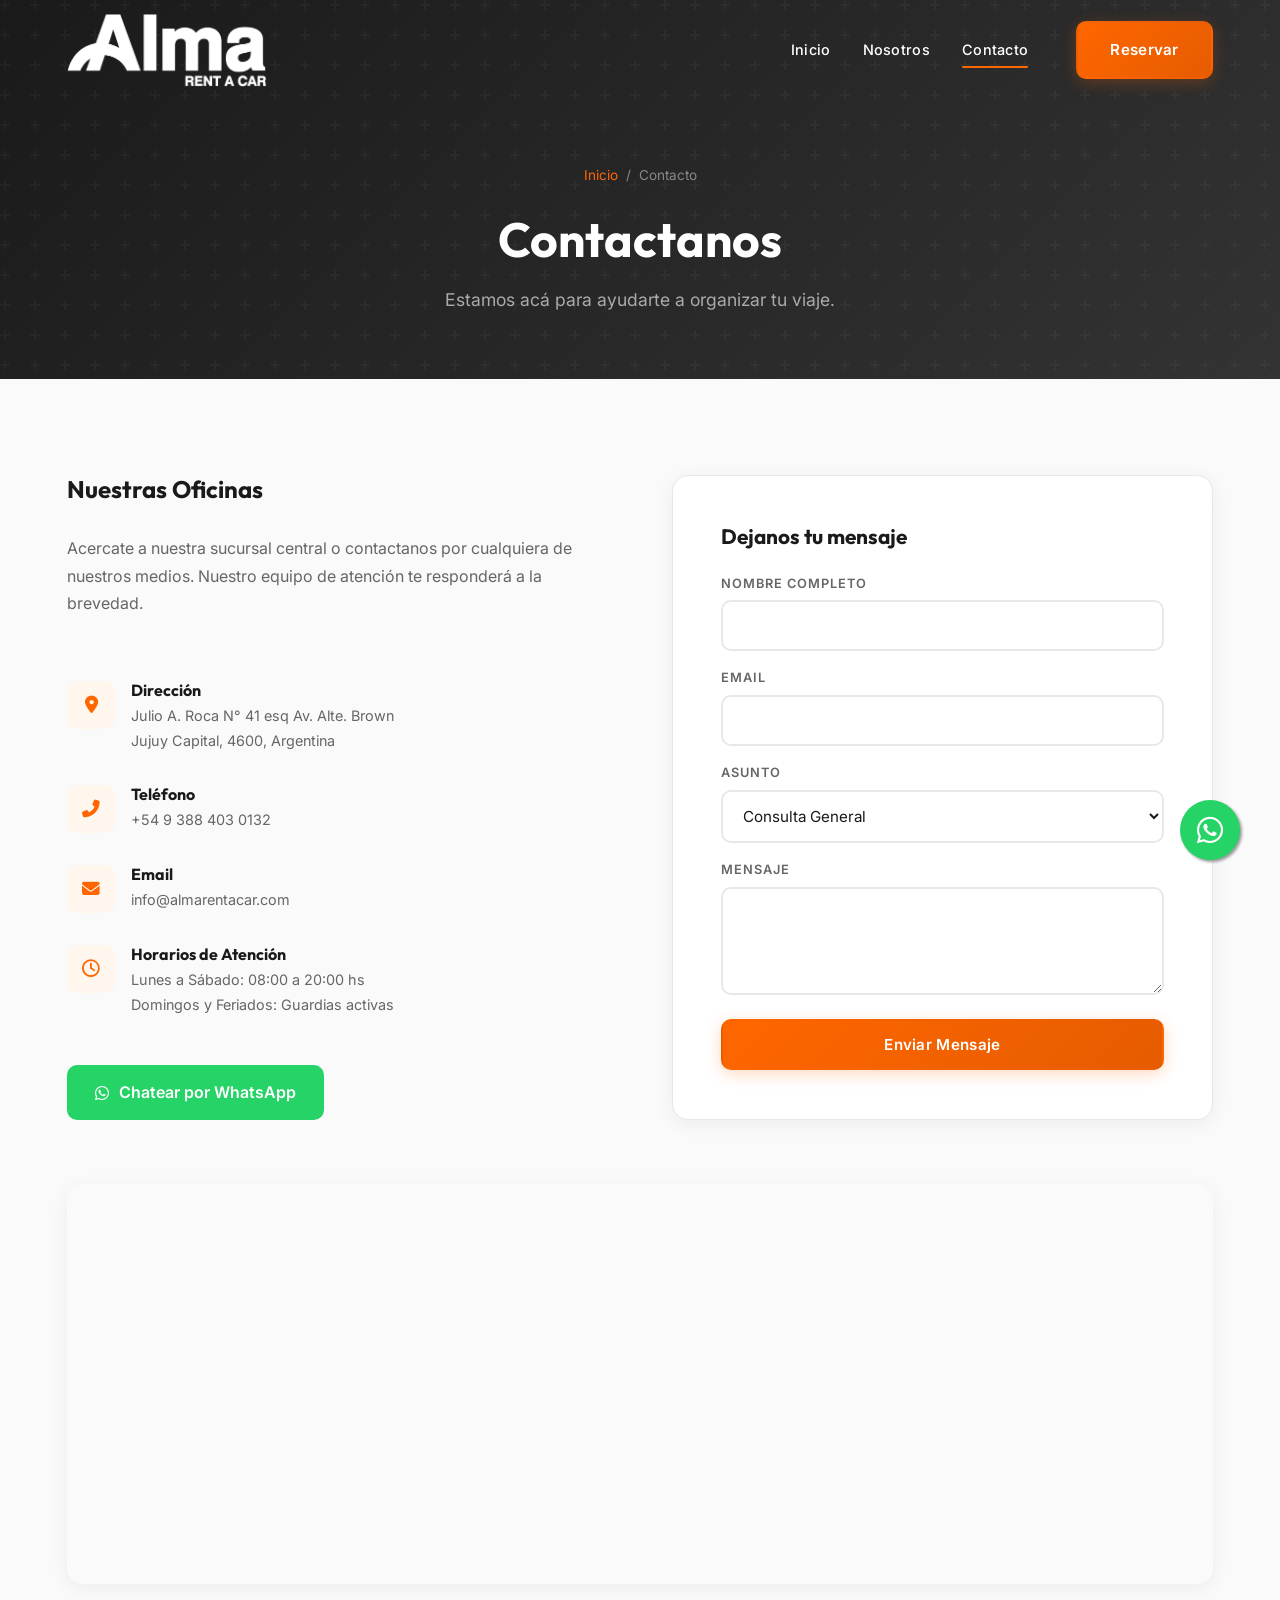
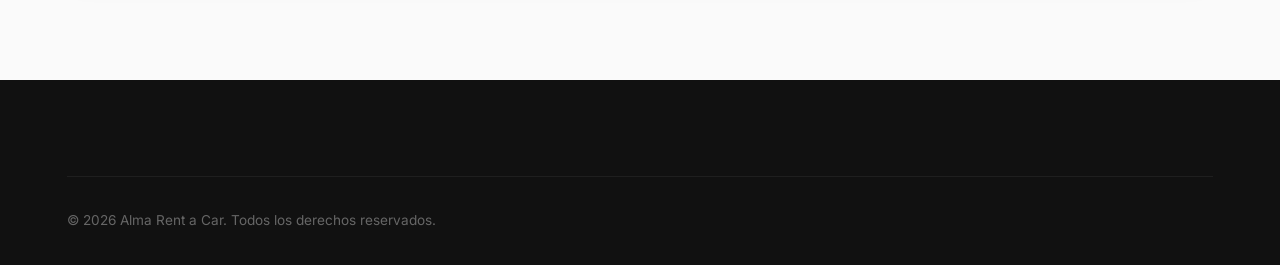
<file: contacto.html>
<!DOCTYPE html>
<html lang="es">
<head>
    <!-- Google Tag Manager -->
    <script>(function(w,d,s,l,i){w[l]=w[l]||[];w[l].push({'gtm.start':
    new Date().getTime(),event:'gtm.js'});var f=d.getElementsByTagName(s)[0],
    j=d.createElement(s),dl=l!='dataLayer'?'&l='+l:'';j.async=true;j.src=
    'https://www.googletagmanager.com/gtm.js?id='+i+dl;f.parentNode.insertBefore(j,f);
    })(window,document,'script','dataLayer','GTM-NP5SP4SW');</script>
    <!-- End Google Tag Manager -->
    <meta charset="UTF-8">
    <meta name="viewport" content="width=device-width, initial-scale=1.0">
    <meta name="description" content="Contactate con Alma Rent a Car. Consultas, reservas, información corporativa. Encontranos en Salta Capital.">
    <title>Contacto | Alma Rent a Car</title>
    <link rel="preconnect" href="https://fonts.googleapis.com">
    <link rel="preconnect" href="https://fonts.gstatic.com" crossorigin>
    <link href="https://fonts.googleapis.com/css2?family=Inter:wght@300;400;500;600;700&family=Outfit:wght@400;600;700;800&display=swap" rel="stylesheet">
    <link rel="stylesheet" href="https://cdnjs.cloudflare.com/ajax/libs/font-awesome/6.4.0/css/all.min.css">
    <link rel="icon" type="image/png" sizes="16x16" href="img/favicon-16x16.png">
    <link rel="canonical" href="https://almarentacar.com/contacto.html">

    <link rel="stylesheet" href="css/styles.css">
</head>
<body>
<!-- Google Tag Manager (noscript) -->
<noscript><iframe src="https://www.googletagmanager.com/ns.html?id=GTM-NP5SP4SW"
height="0" width="0" style="display:none;visibility:hidden"></iframe></noscript>
<!-- End Google Tag Manager (noscript) -->

    <header class="header">
        <div class="container-wide nav-container">
            <a href="index.html" class="logo">
                <img src="img/logo.png" alt="Alma Rent a Car" class="logo-img" onerror="this.style.display='none'; this.nextElementSibling.style.display='block';">
                <span style="display:none; font-family:var(--font-heading); font-size:1.5rem; font-weight:800; color:var(--color-primary);">ALMA</span>
            </a>
            <div class="hamburger"><i class="fas fa-bars"></i></div>
            <nav class="nav-menu">
                <a href="index.html" class="nav-link">Inicio</a>

                <a href="nosotros.html" class="nav-link">Nosotros</a>
                <a href="contacto.html" class="nav-link active">Contacto</a>
                <a href="index.html#reservas" class="btn btn-primary nav-cta">Reservar</a>
            </nav>
        </div>
    </header>
    <div class="nav-overlay"></div>

    <div class="page-header">
        <div class="container">
            <div class="breadcrumb">
                <a href="index.html">Inicio</a> / <span>Contacto</span>
            </div>
            <h1 class="reveal">Contactanos</h1>
            <p class="reveal reveal-delay-1">Estamos acá para ayudarte a organizar tu viaje.</p>
        </div>
    </div>

    <section class="section-padding">
        <div class="container">
            <div class="contact-grid">
                
                <div class="contact-info-card reveal-left">
                    <h2>Nuestras Oficinas</h2>
                    <p style="color: var(--color-gray-500); margin-bottom: 2rem;">Acercate a nuestra sucursal central o contactanos por cualquiera de nuestros medios. Nuestro equipo de atención te responderá a la brevedad.</p>
                    
                    <div class="contact-info-item">
                        <div class="contact-info-icon"><i class="fas fa-map-marker-alt"></i></div>
                        <div>
                            <h4>Dirección</h4>
                            <p>Julio A. Roca N° 41 esq Av. Alte. Brown<br>Jujuy Capital, 4600, Argentina</p>
                        </div>
                    </div>
                    
                    <div class="contact-info-item">
                        <div class="contact-info-icon"><i class="fas fa-phone-alt"></i></div>
                        <div>
                            <h4>Teléfono</h4>
                            <p>+54 9 388 403 0132</p>
                        </div>
                    </div>
                    
                    <div class="contact-info-item">
                        <div class="contact-info-icon"><i class="fas fa-envelope"></i></div>
                        <div>
                            <h4>Email</h4>
                            <p>info@almarentacar.com</p>
                        </div>
                    </div>
                    
                    <div class="contact-info-item">
                        <div class="contact-info-icon"><i class="far fa-clock"></i></div>
                        <div>
                            <h4>Horarios de Atención</h4>
                            <p>Lunes a Sábado: 08:00 a 20:00 hs<br>Domingos y Feriados: Guardias activas</p>
                        </div>
                    </div>
                    
                    <div>
                        <a href="https://wa.me/message/KBK5DXMZ362JD1" target="_blank" class="whatsapp-btn">
                            <i class="fab fa-whatsapp"></i> Chatear por WhatsApp
                        </a>
                    </div>
                </div>
                
                <div class="contact-form-card reveal-right">
                    <h3 style="margin-bottom: 1.5rem; font-size: 1.3rem;">Dejanos tu mensaje</h3>
                    <form id="general-contact-form">
                        <div class="form-group" style="margin-bottom: 1rem;">
                            <label>Nombre Completo</label>
                            <input type="text" class="form-input" required>
                        </div>
                        <div class="form-group" style="margin-bottom: 1rem;">
                            <label>Email</label>
                            <input type="email" class="form-input" required>
                        </div>
                        <div class="form-group" style="margin-bottom: 1rem;">
                            <label>Asunto</label>
                            <select class="form-input">
                                <option>Consulta General</option>
                                <option>Alquiler Corporativo</option>
                                <option>Modificar Reserva</option>
                                <option>Otro</option>
                            </select>
                        </div>
                        <div class="form-group" style="margin-bottom: 1.5rem;">
                            <label>Mensaje</label>
                            <textarea class="form-input" rows="4" required></textarea>
                        </div>
                        <button type="submit" class="btn btn-primary" style="width: 100%;">Enviar Mensaje</button>
                    </form>
                </div>
                
            </div>
            
            <!-- Google Maps iframe placeholder -->
            <div style="margin-top: 4rem; border-radius: var(--radius-lg); overflow: hidden; height: 400px; box-shadow: var(--shadow-card);" class="reveal">
                <iframe 
                    width="100%" 
                    height="100%" 
                    frameborder="0" 
                    scrolling="no" 
                    marginheight="0" 
                    marginwidth="0" 
                    src="https://maps.google.com/maps?q=Julio%20A.%20Roca%2041,%20San%20Salvador%20de%20Jujuy,%20Jujuy&t=&z=16&ie=UTF8&iwloc=&output=embed"
                    style="border:0;" 
                    allowfullscreen="" 
                    loading="lazy" 
                    referrerpolicy="no-referrer-when-downgrade">
                </iframe>
            </div>
            
        </div>
    </section>

    <footer class="footer">
        <div class="container">
            <div class="footer-bottom">
                <div>&copy; <span id="current-year"></span> Alma Rent a Car. Todos los derechos reservados.</div>
            </div>
        </div>
    </footer>

    <script src="js/main.js"></script>
    <script>
        document.getElementById('general-contact-form')?.addEventListener('submit', (e) => {
            e.preventDefault();
            alert('Mensaje enviado. Nos contactaremos a la brevedad.');
            e.target.reset();
        });
    </script>
<!-- WhatsApp Floating Button -->
<a href="https://wa.me/5493884030132" class="whatsapp-float" target="_blank" rel="noopener noreferrer">
  <i class="fab fa-whatsapp"></i>
</a>
</body>
</html>
</file>
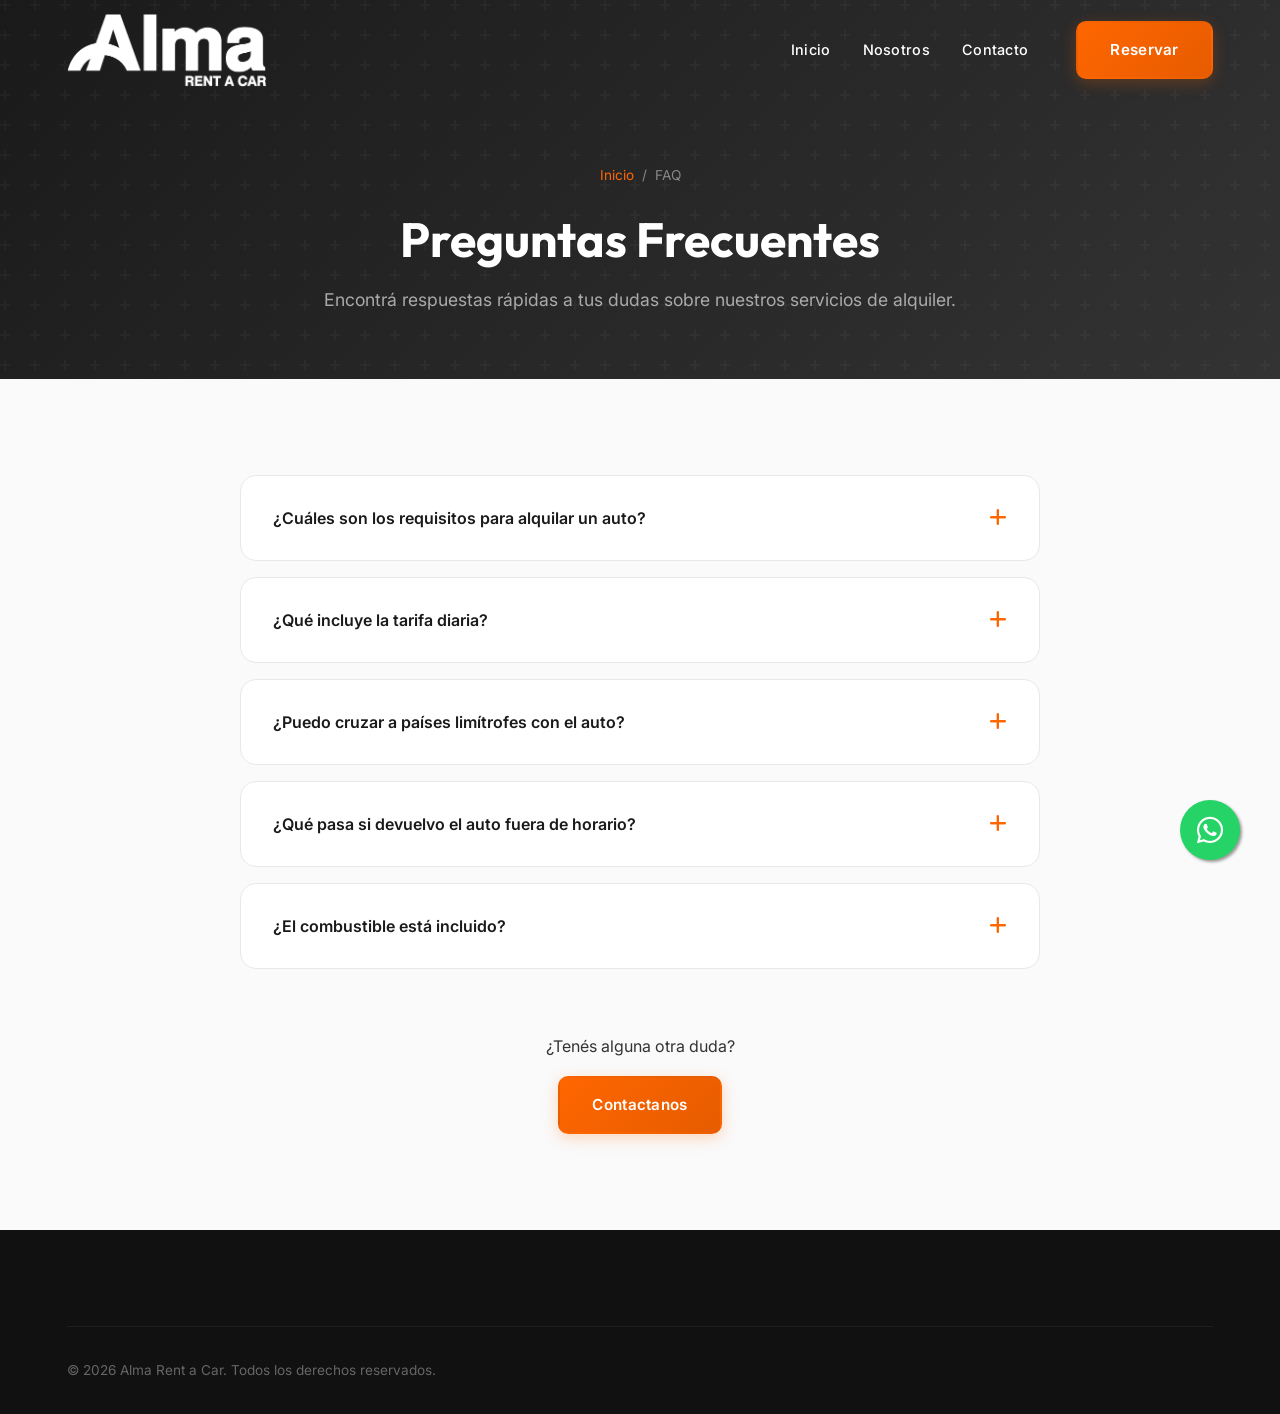
<file: faq.html>
<!DOCTYPE html>
<html lang="es">
<head>
    <!-- Google Tag Manager -->
    <script>(function(w,d,s,l,i){w[l]=w[l]||[];w[l].push({'gtm.start':
    new Date().getTime(),event:'gtm.js'});var f=d.getElementsByTagName(s)[0],
    j=d.createElement(s),dl=l!='dataLayer'?'&l='+l:'';j.async=true;j.src=
    'https://www.googletagmanager.com/gtm.js?id='+i+dl;f.parentNode.insertBefore(j,f);
    })(window,document,'script','dataLayer','GTM-NP5SP4SW');</script>
    <!-- End Google Tag Manager -->
    <meta charset="UTF-8">
    <meta name="viewport" content="width=device-width, initial-scale=1.0">
    <meta name="description" content="Preguntas frecuentes sobre alquiler de autos en Alma Rent a Car. Resolvemos tus dudas sobre reservas, seguros, requisitos y medios de pago.">
    <title>Preguntas Frecuentes (FAQ) | Alma Rent a Car</title>
    <link rel="preconnect" href="https://fonts.googleapis.com">
    <link rel="preconnect" href="https://fonts.gstatic.com" crossorigin>
    <link href="https://fonts.googleapis.com/css2?family=Inter:wght@300;400;500;600;700&family=Outfit:wght@400;600;700;800&display=swap" rel="stylesheet">
    <link rel="stylesheet" href="https://cdnjs.cloudflare.com/ajax/libs/font-awesome/6.4.0/css/all.min.css">
    <link rel="icon" type="image/png" sizes="16x16" href="img/favicon-16x16.png">
    <link rel="canonical" href="https://almarentacar.com/faq.html">

    <link rel="stylesheet" href="css/styles.css">
</head>
<body>
<!-- Google Tag Manager (noscript) -->
<noscript><iframe src="https://www.googletagmanager.com/ns.html?id=GTM-NP5SP4SW"
height="0" width="0" style="display:none;visibility:hidden"></iframe></noscript>
<!-- End Google Tag Manager (noscript) -->

    <header class="header">
        <div class="container-wide nav-container">
            <a href="index.html" class="logo">
                <img src="img/logo.png" alt="Alma Rent a Car" class="logo-img" onerror="this.style.display='none'; this.nextElementSibling.style.display='block';">
                <span style="display:none; font-family:var(--font-heading); font-size:1.5rem; font-weight:800; color:var(--color-primary);">ALMA</span>
            </a>
            <div class="hamburger"><i class="fas fa-bars"></i></div>
            <nav class="nav-menu">
                <a href="index.html" class="nav-link">Inicio</a>

                <a href="nosotros.html" class="nav-link">Nosotros</a>
                <a href="contacto.html" class="nav-link">Contacto</a>
                <a href="index.html#reservas" class="btn btn-primary nav-cta">Reservar</a>
            </nav>
        </div>
    </header>
    <div class="nav-overlay"></div>

    <div class="page-header">
        <div class="container">
            <div class="breadcrumb">
                <a href="index.html">Inicio</a> / <span>FAQ</span>
            </div>
            <h1 class="reveal">Preguntas Frecuentes</h1>
            <p class="reveal reveal-delay-1">Encontrá respuestas rápidas a tus dudas sobre nuestros servicios de alquiler.</p>
        </div>
    </div>

    <section class="section-padding">
        <div class="container">
            <div class="faq-list reveal">
                
                <div class="faq-item">
                    <button class="faq-question">
                        ¿Cuáles son los requisitos para alquilar un auto?
                        <i class="fas fa-plus"></i>
                    </button>
                    <div class="faq-answer">
                        <p>Para alquilar un vehículo con Alma Rent a Car necesitas: ser mayor de 21 años, poseer licencia de conducir vigente y presentar DNI o Pasaporte. Además, se requiere una tarjeta de crédito a nombre del titular del contrato para realizar el depósito en garantía.</p>
                    </div>
                </div>
                
                <div class="faq-item">
                    <button class="faq-question">
                        ¿Qué incluye la tarifa diaria?
                        <i class="fas fa-plus"></i>
                    </button>
                    <div class="faq-answer">
                        <p>La tarifa diaria incluye el alquiler del vehículo, seguro con franquicia, kilometraje libre (según el plan elegido) y asistencia mecánica las 24 horas.</p>
                    </div>
                </div>
                
                <div class="faq-item">
                    <button class="faq-question">
                        ¿Puedo cruzar a países limítrofes con el auto?
                        <i class="fas fa-plus"></i>
                    </button>
                    <div class="faq-answer">
                        <p>Sí, es posible cruzar a países limítrofes (Bolivia, Chile, Paraguay) previo aviso al momento de la reserva. Este trámite requiere documentación especial y tiene un costo adicional. Debe solicitarse con al menos 72hs de anticipación.</p>
                    </div>
                </div>
                
                <div class="faq-item">
                    <button class="faq-question">
                        ¿Qué pasa si devuelvo el auto fuera de horario?
                        <i class="fas fa-plus"></i>
                    </button>
                    <div class="faq-answer">
                        <p>Contemplamos una hora de tolerancia. Pasada esa hora, se cobrará una penalidad proporcional al valor del día de alquiler. Si sabés que vas a llegar tarde, te pedimos que nos avises con anticipación por WhatsApp.</p>
                    </div>
                </div>

                <div class="faq-item">
                    <button class="faq-question">
                        ¿El combustible está incluido?
                        <i class="fas fa-plus"></i>
                    </button>
                    <div class="faq-answer">
                        <p>No, el combustible no está incluido en el precio. Entregamos el vehículo con el tanque lleno y deberás devolverlo en las mismas condiciones. En caso de faltante, se cobrará el combustible más un cargo por servicio de repostaje.</p>
                    </div>
                </div>
                
            </div>
            
            <div style="text-align: center; margin-top: 4rem;" class="reveal">
                <p>¿Tenés alguna otra duda?</p>
                <a href="contacto.html" class="btn btn-primary" style="margin-top: 1rem;">Contactanos</a>
            </div>
        </div>
    </section>

    <footer class="footer">
        <div class="container">
            <div class="footer-bottom">
                <div>&copy; <span id="current-year"></span> Alma Rent a Car. Todos los derechos reservados.</div>
            </div>
        </div>
    </footer>

    <script src="js/main.js"></script>
<!-- WhatsApp Floating Button -->
<a href="https://wa.me/5493884030132" class="whatsapp-float" target="_blank" rel="noopener noreferrer">
  <i class="fab fa-whatsapp"></i>
</a>
</body>
</html>
</file>
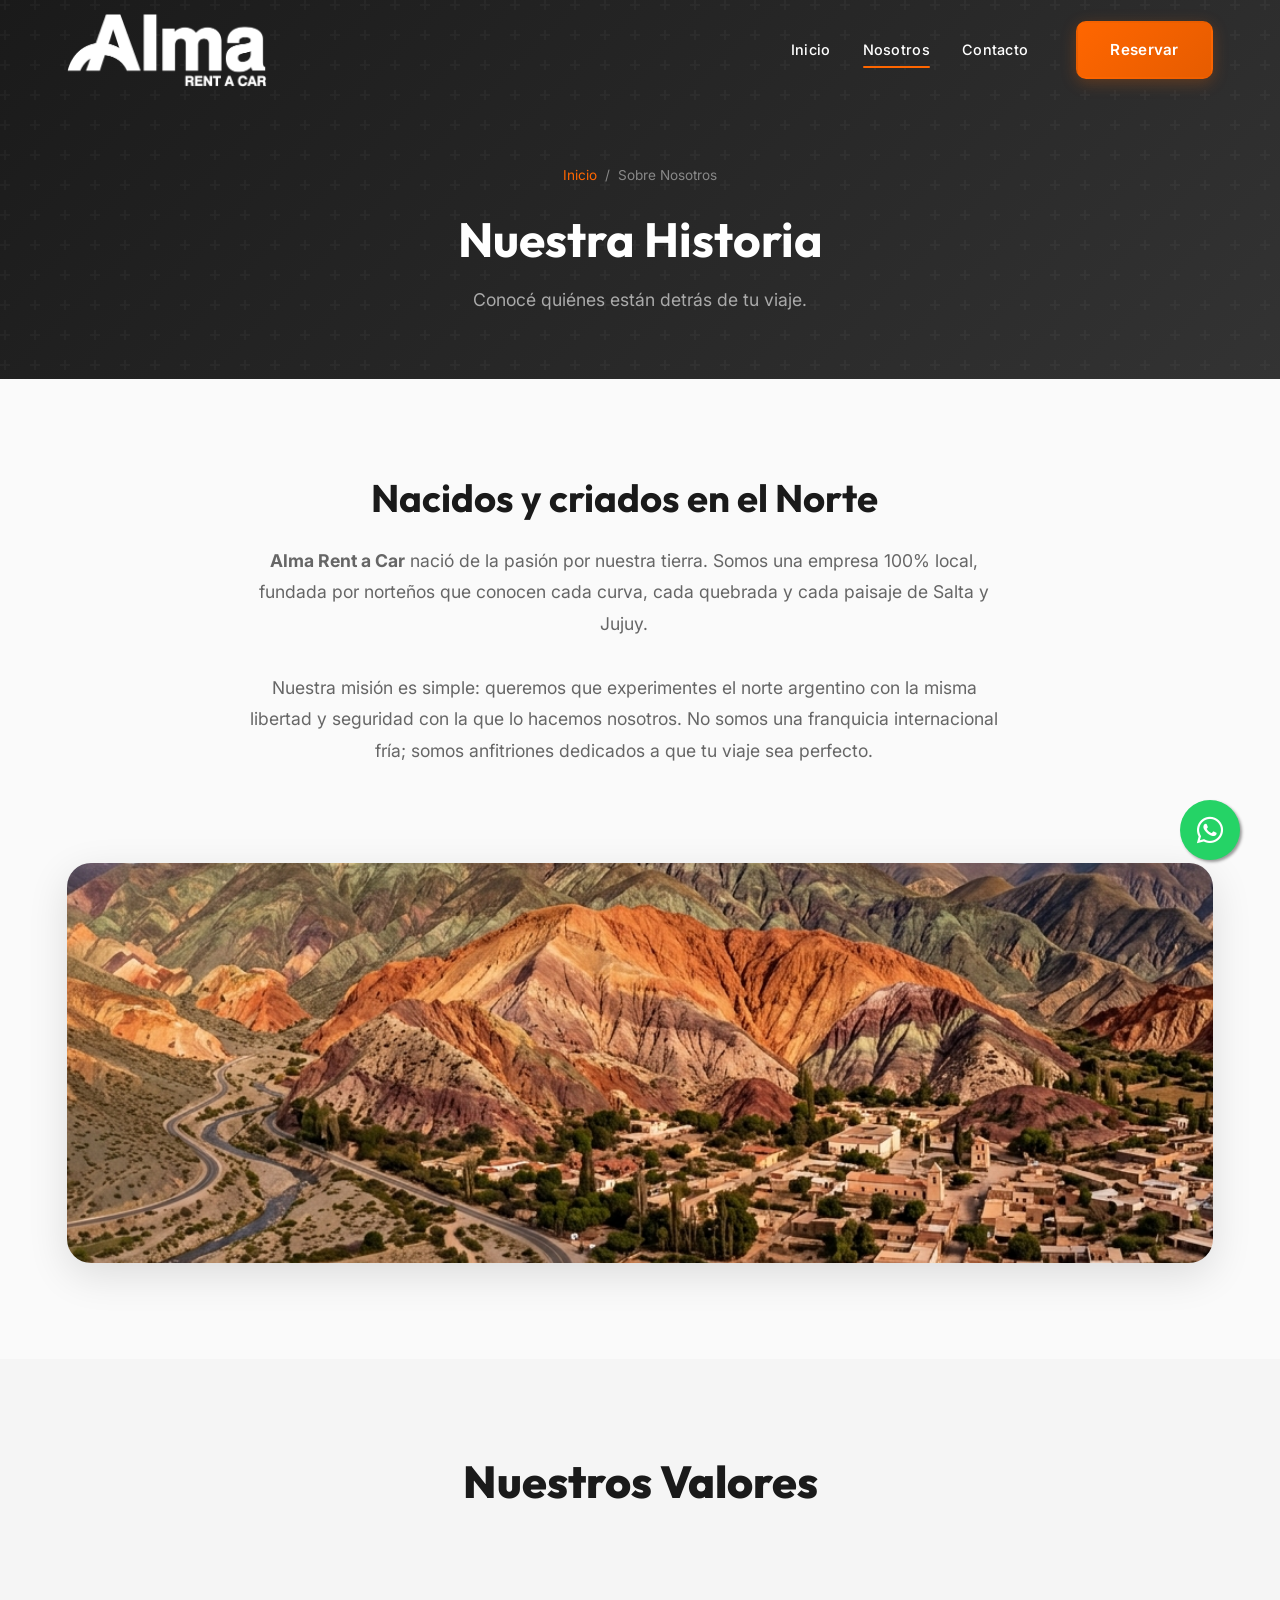
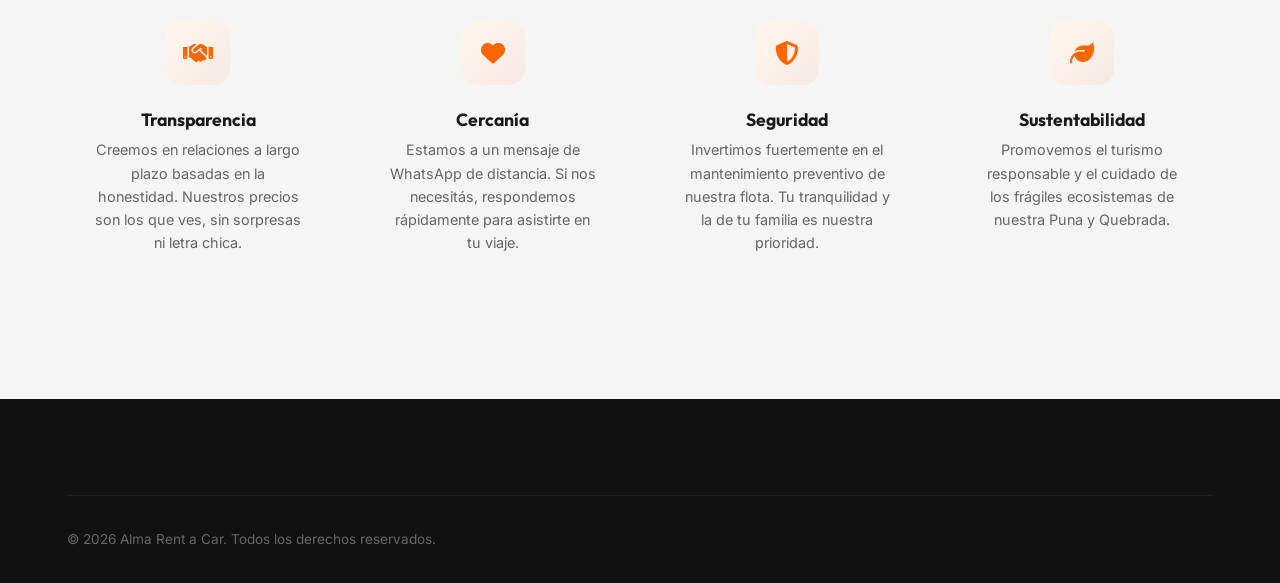
<file: nosotros.html>
<!DOCTYPE html>
<html lang="es">
<head>
    <!-- Google Tag Manager -->
    <script>(function(w,d,s,l,i){w[l]=w[l]||[];w[l].push({'gtm.start':
    new Date().getTime(),event:'gtm.js'});var f=d.getElementsByTagName(s)[0],
    j=d.createElement(s),dl=l!='dataLayer'?'&l='+l:'';j.async=true;j.src=
    'https://www.googletagmanager.com/gtm.js?id='+i+dl;f.parentNode.insertBefore(j,f);
    })(window,document,'script','dataLayer','GTM-NP5SP4SW');</script>
    <!-- End Google Tag Manager -->
    <meta charset="UTF-8">
    <meta name="viewport" content="width=device-width, initial-scale=1.0">
    <meta name="description" content="Conocé la historia de Alma Rent a Car, expertos locales en alquiler de vehículos en Salta y Jujuy. Más de 10 años brindando soluciones de movilidad.">
    <title>Sobre Nosotros | Alma Rent a Car</title>
    <link rel="preconnect" href="https://fonts.googleapis.com">
    <link rel="preconnect" href="https://fonts.gstatic.com" crossorigin>
    <link href="https://fonts.googleapis.com/css2?family=Inter:wght@300;400;500;600;700&family=Outfit:wght@400;600;700;800&display=swap" rel="stylesheet">
    <link rel="stylesheet" href="https://cdnjs.cloudflare.com/ajax/libs/font-awesome/6.4.0/css/all.min.css">
    <link rel="icon" type="image/png" sizes="16x16" href="img/favicon-16x16.png">
    <link rel="canonical" href="https://almarentacar.com/nosotros.html">

    <link rel="stylesheet" href="css/styles.css">
</head>
<body>
<!-- Google Tag Manager (noscript) -->
<noscript><iframe src="https://www.googletagmanager.com/ns.html?id=GTM-NP5SP4SW"
height="0" width="0" style="display:none;visibility:hidden"></iframe></noscript>
<!-- End Google Tag Manager (noscript) -->

    <header class="header">
        <div class="container-wide nav-container">
            <a href="index.html" class="logo">
                <img src="img/logo.png" alt="Alma Rent a Car" class="logo-img" onerror="this.style.display='none'; this.nextElementSibling.style.display='block';">
                <span style="display:none; font-family:var(--font-heading); font-size:1.5rem; font-weight:800; color:var(--color-primary);">ALMA</span>
            </a>
            <div class="hamburger"><i class="fas fa-bars"></i></div>
            <nav class="nav-menu">
                <a href="index.html" class="nav-link">Inicio</a>

                <a href="nosotros.html" class="nav-link active">Nosotros</a>
                <a href="contacto.html" class="nav-link">Contacto</a>
                <a href="index.html#reservas" class="btn btn-primary nav-cta">Reservar</a>
            </nav>
        </div>
    </header>
    <div class="nav-overlay"></div>

    <div class="page-header">
        <div class="container">
            <div class="breadcrumb">
                <a href="index.html">Inicio</a> / <span>Sobre Nosotros</span>
            </div>
            <h1 class="reveal">Nuestra Historia</h1>
            <p class="reveal reveal-delay-1">Conocé quiénes están detrás de tu viaje.</p>
        </div>
    </div>

    <section class="section-padding">
        <div class="container">
            <div class="about-grid" style="grid-template-columns: 1fr;">
                <div class="about-content reveal" style="max-width: 800px; margin: 0 auto; text-align: center;">
                    <h2>Nacidos y criados en el Norte</h2>
                    <p style="font-size: 1.1rem;"><strong>Alma Rent a Car</strong> nació de la pasión por nuestra tierra. Somos una empresa 100% local, fundada por norteños que conocen cada curva, cada quebrada y cada paisaje de Salta y Jujuy.</p>
                    <p style="font-size: 1.1rem;">Nuestra misión es simple: queremos que experimentes el norte argentino con la misma libertad y seguridad con la que lo hacemos nosotros. No somos una franquicia internacional fría; somos anfitriones dedicados a que tu viaje sea perfecto.</p>
                </div>
            </div>
            
            <div style="margin-top: 4rem;" class="reveal">
                <img src="img/nosotros-bg.png" alt="Paisaje de Jujuy" style="width: 100%; height: 400px; object-fit: cover; border-radius: var(--radius-xl); box-shadow: var(--shadow-lg);">
            </div>
        </div>
    </section>

    <section class="section-padding" style="background: var(--color-gray-50);">
        <div class="container">
            <div class="section-header reveal">
                <h2>Nuestros Valores</h2>
            </div>
            
            <div class="benefits-grid">
                <div class="benefit-card reveal reveal-delay-1">
                    <div class="benefit-icon"><i class="fas fa-handshake"></i></div>
                    <h3>Transparencia</h3>
                    <p>Creemos en relaciones a largo plazo basadas en la honestidad. Nuestros precios son los que ves, sin sorpresas ni letra chica.</p>
                </div>
                <div class="benefit-card reveal reveal-delay-2">
                    <div class="benefit-icon"><i class="fas fa-heart"></i></div>
                    <h3>Cercanía</h3>
                    <p>Estamos a un mensaje de WhatsApp de distancia. Si nos necesitás, respondemos rápidamente para asistirte en tu viaje.</p>
                </div>
                <div class="benefit-card reveal reveal-delay-3">
                    <div class="benefit-icon"><i class="fas fa-shield-alt"></i></div>
                    <h3>Seguridad</h3>
                    <p>Invertimos fuertemente en el mantenimiento preventivo de nuestra flota. Tu tranquilidad y la de tu familia es nuestra prioridad.</p>
                </div>
                <div class="benefit-card reveal reveal-delay-4">
                    <div class="benefit-icon"><i class="fas fa-leaf"></i></div>
                    <h3>Sustentabilidad</h3>
                    <p>Promovemos el turismo responsable y el cuidado de los frágiles ecosistemas de nuestra Puna y Quebrada.</p>
                </div>
            </div>
        </div>
    </section>

    <footer class="footer">
        <div class="container">
            <div class="footer-bottom">
                <div>&copy; <span id="current-year"></span> Alma Rent a Car. Todos los derechos reservados.</div>
            </div>
        </div>
    </footer>

    <script src="js/main.js"></script>
<!-- WhatsApp Floating Button -->
<a href="https://wa.me/5493884030132" class="whatsapp-float" target="_blank" rel="noopener noreferrer">
  <i class="fab fa-whatsapp"></i>
</a>
</body>
</html>
</file>
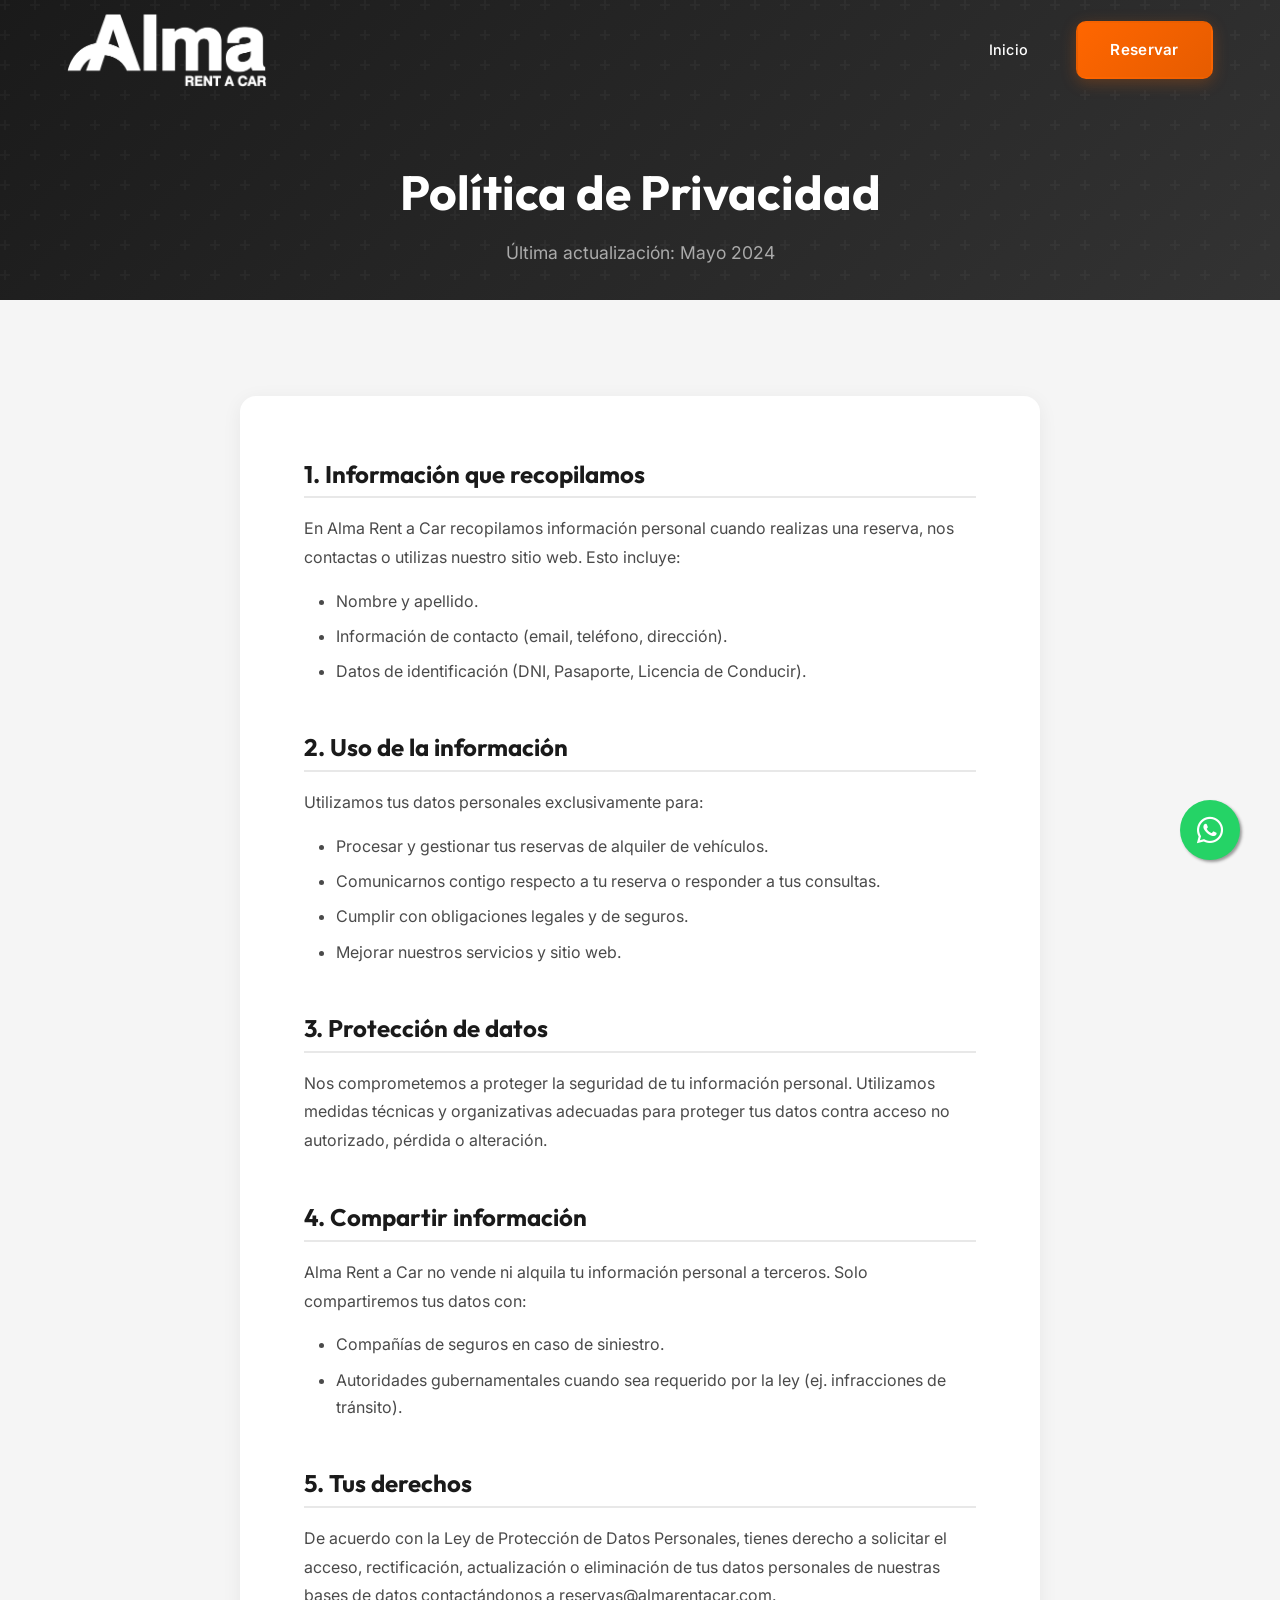
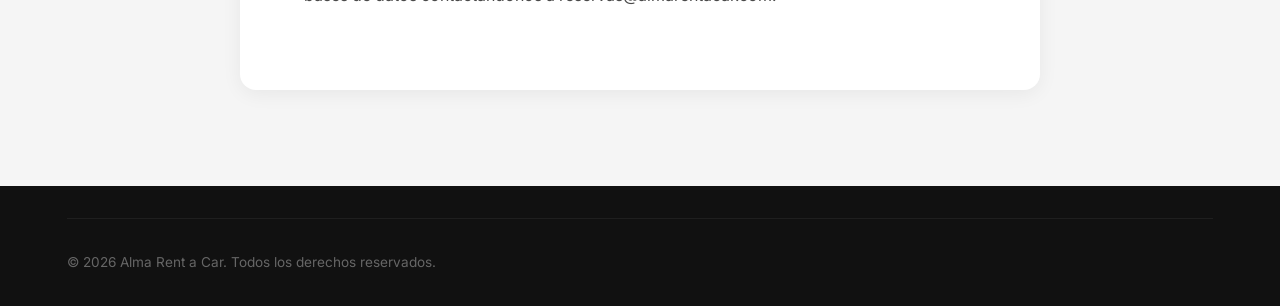
<file: privacidad.html>
<!DOCTYPE html>
<html lang="es">
<head>
    <!-- Google Tag Manager -->
    <script>(function(w,d,s,l,i){w[l]=w[l]||[];w[l].push({'gtm.start':
    new Date().getTime(),event:'gtm.js'});var f=d.getElementsByTagName(s)[0],
    j=d.createElement(s),dl=l!='dataLayer'?'&l='+l:'';j.async=true;j.src=
    'https://www.googletagmanager.com/gtm.js?id='+i+dl;f.parentNode.insertBefore(j,f);
    })(window,document,'script','dataLayer','GTM-NP5SP4SW');</script>
    <!-- End Google Tag Manager -->
    <meta charset="UTF-8">
    <meta name="viewport" content="width=device-width, initial-scale=1.0">
    <title>Política de Privacidad | Alma Rent a Car</title>
    <link rel="preconnect" href="https://fonts.googleapis.com">
    <link rel="preconnect" href="https://fonts.gstatic.com" crossorigin>
    <link href="https://fonts.googleapis.com/css2?family=Inter:wght@300;400;500;600;700&family=Outfit:wght@400;600;700;800&display=swap" rel="stylesheet">
    <link rel="stylesheet" href="https://cdnjs.cloudflare.com/ajax/libs/font-awesome/6.4.0/css/all.min.css">
    <link rel="icon" type="image/png" sizes="16x16" href="img/favicon-16x16.png">
    <link rel="canonical" href="https://almarentacar.com/privacidad.html">

    <link rel="stylesheet" href="css/styles.css">
</head>
<body>
<!-- Google Tag Manager (noscript) -->
<noscript><iframe src="https://www.googletagmanager.com/ns.html?id=GTM-NP5SP4SW"
height="0" width="0" style="display:none;visibility:hidden"></iframe></noscript>
<!-- End Google Tag Manager (noscript) -->

    <header class="header">
        <div class="container-wide nav-container">
            <a href="index.html" class="logo">
                <img src="img/logo.png" alt="Alma Rent a Car" class="logo-img" onerror="this.style.display='none'; this.nextElementSibling.style.display='block';">
                <span style="display:none; font-family:var(--font-heading); font-size:1.5rem; font-weight:800; color:var(--color-primary);">ALMA</span>
            </a>
            <div class="hamburger"><i class="fas fa-bars"></i></div>
            <nav class="nav-menu">
                <a href="index.html" class="nav-link">Inicio</a>

                <a href="index.html#reservas" class="btn btn-primary nav-cta">Reservar</a>
            </nav>
        </div>
    </header>
    <div class="nav-overlay"></div>

    <div class="page-header" style="padding-bottom: 2rem;">
        <div class="container">
            <h1>Política de Privacidad</h1>
            <p>Última actualización: Mayo 2024</p>
        </div>
    </div>

    <section class="section-padding" style="background: var(--color-gray-50);">
        <div class="container">
            <div class="legal-content">
                <h2>1. Información que recopilamos</h2>
                <p>En Alma Rent a Car recopilamos información personal cuando realizas una reserva, nos contactas o utilizas nuestro sitio web. Esto incluye:</p>
                <ul>
                    <li>Nombre y apellido.</li>
                    <li>Información de contacto (email, teléfono, dirección).</li>
                    <li>Datos de identificación (DNI, Pasaporte, Licencia de Conducir).</li>
                </ul>
                
                <h2>2. Uso de la información</h2>
                <p>Utilizamos tus datos personales exclusivamente para:</p>
                <ul>
                    <li>Procesar y gestionar tus reservas de alquiler de vehículos.</li>
                    <li>Comunicarnos contigo respecto a tu reserva o responder a tus consultas.</li>
                    <li>Cumplir con obligaciones legales y de seguros.</li>
                    <li>Mejorar nuestros servicios y sitio web.</li>
                </ul>
                
                <h2>3. Protección de datos</h2>
                <p>Nos comprometemos a proteger la seguridad de tu información personal. Utilizamos medidas técnicas y organizativas adecuadas para proteger tus datos contra acceso no autorizado, pérdida o alteración.</p>
                
                <h2>4. Compartir información</h2>
                <p>Alma Rent a Car no vende ni alquila tu información personal a terceros. Solo compartiremos tus datos con:</p>
                <ul>
                    <li>Compañías de seguros en caso de siniestro.</li>
                    <li>Autoridades gubernamentales cuando sea requerido por la ley (ej. infracciones de tránsito).</li>
                </ul>
                
                <h2>5. Tus derechos</h2>
                <p>De acuerdo con la Ley de Protección de Datos Personales, tienes derecho a solicitar el acceso, rectificación, actualización o eliminación de tus datos personales de nuestras bases de datos contactándonos a reservas@almarentacar.com.</p>
            </div>
        </div>
    </section>

    <footer class="footer" style="padding-top: 2rem;">
        <div class="container">
            <div class="footer-bottom">
                <div>&copy; <span id="current-year"></span> Alma Rent a Car. Todos los derechos reservados.</div>
            </div>
        </div>
    </footer>

    <script src="js/main.js"></script>
<!-- WhatsApp Floating Button -->
<a href="https://wa.me/5493884030132" class="whatsapp-float" target="_blank" rel="noopener noreferrer">
  <i class="fab fa-whatsapp"></i>
</a>
</body>
</html>
</file>
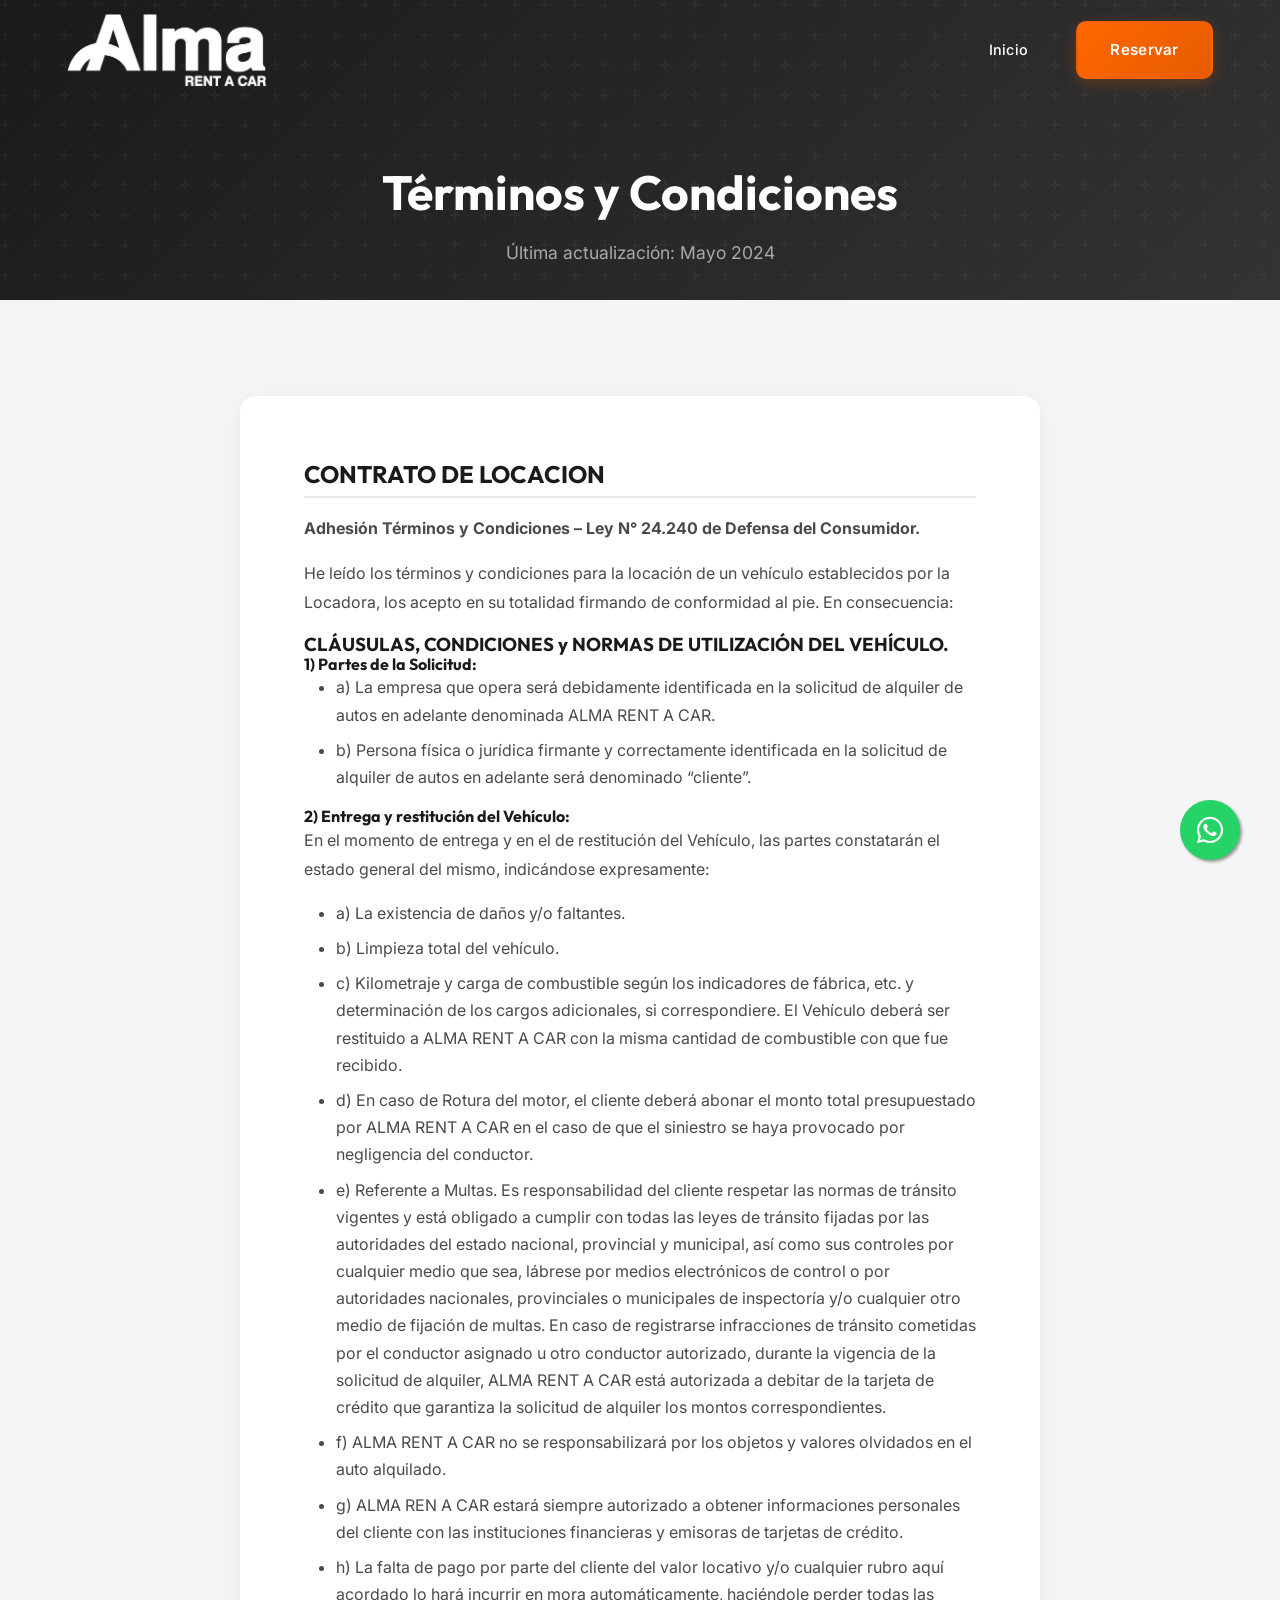
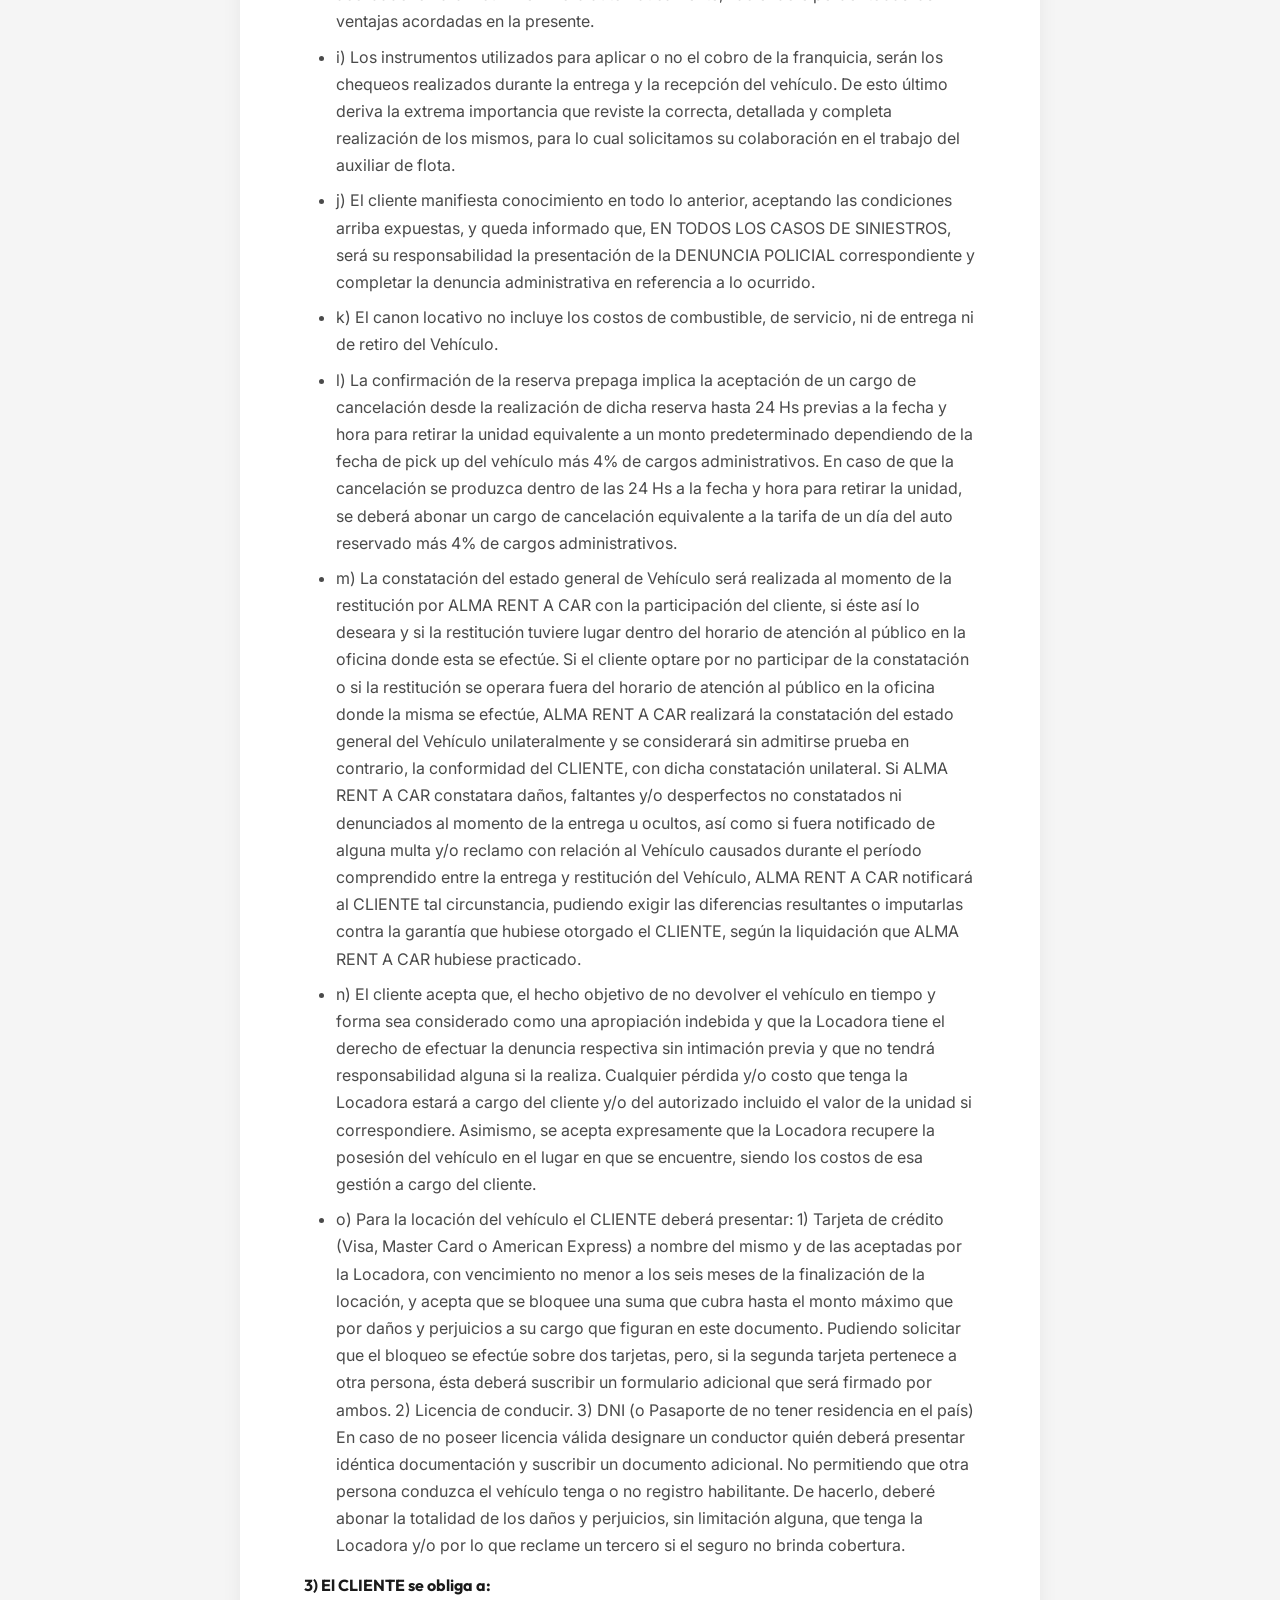
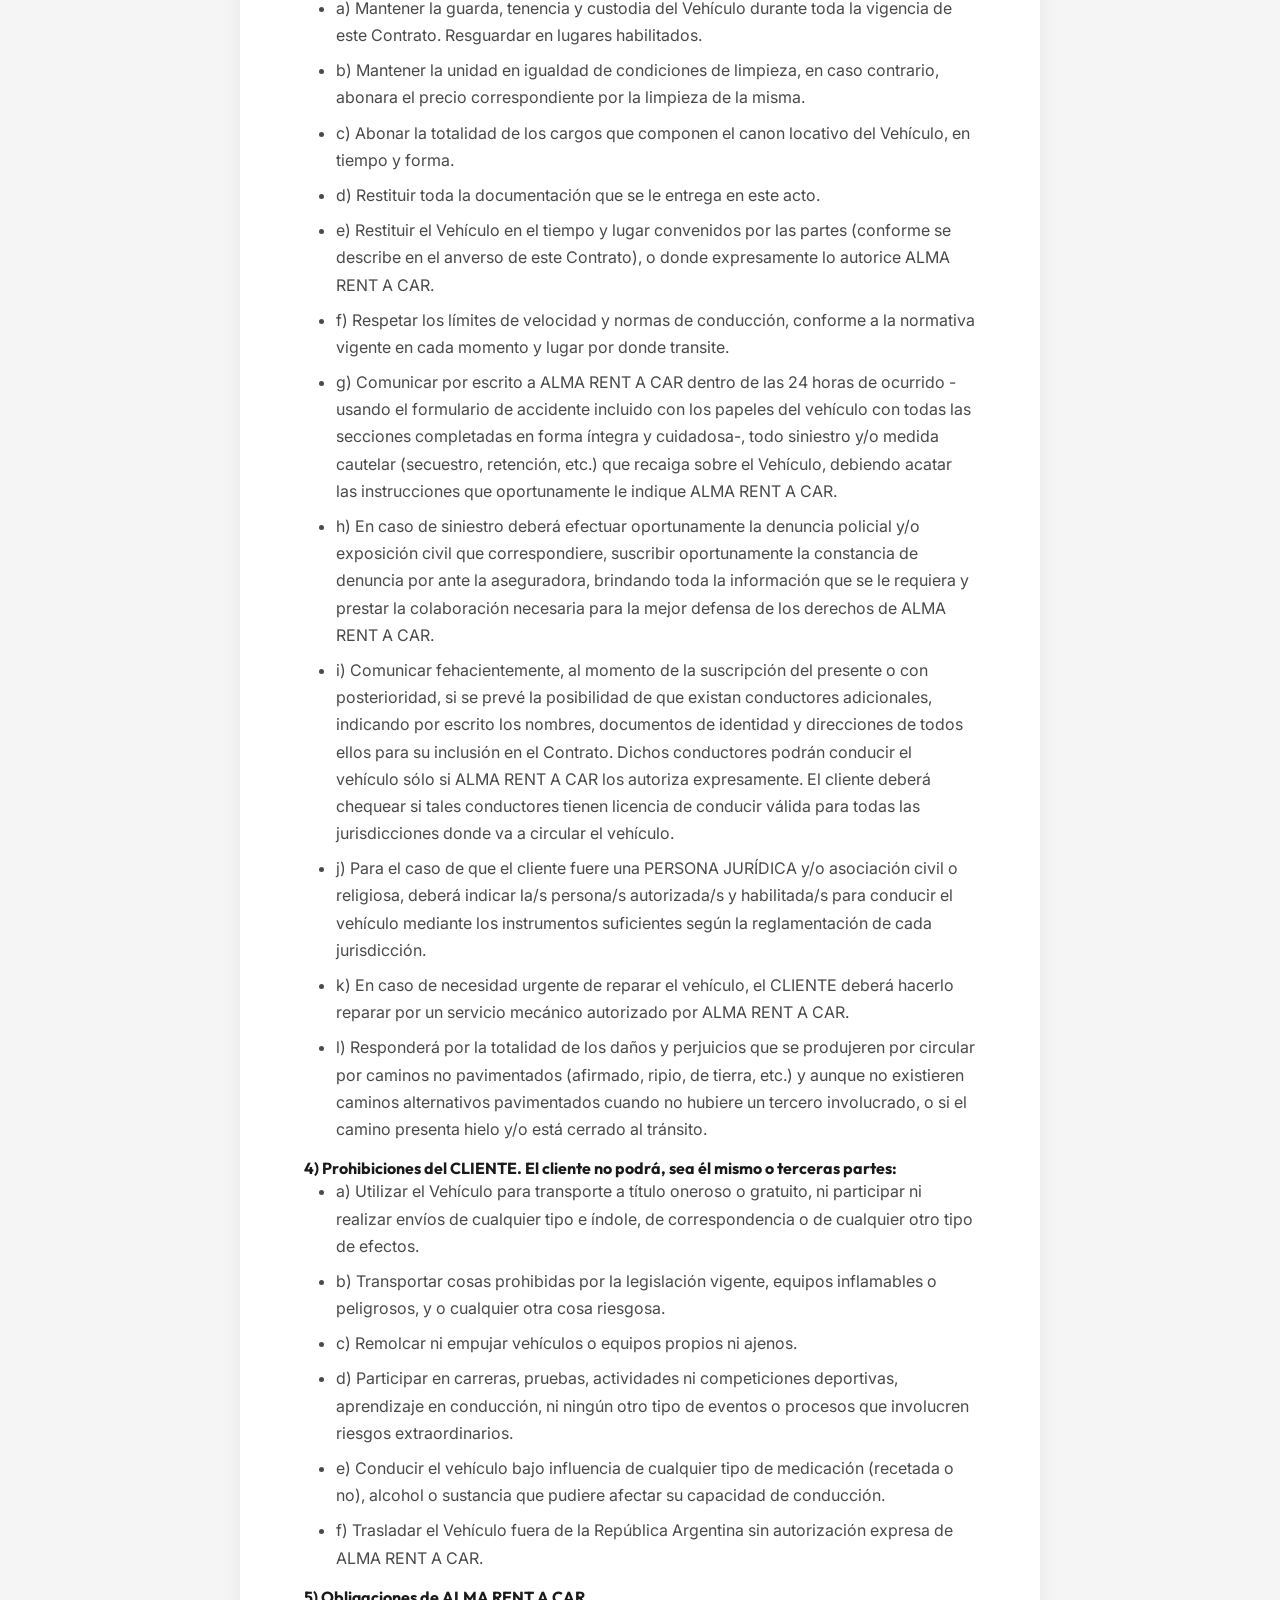
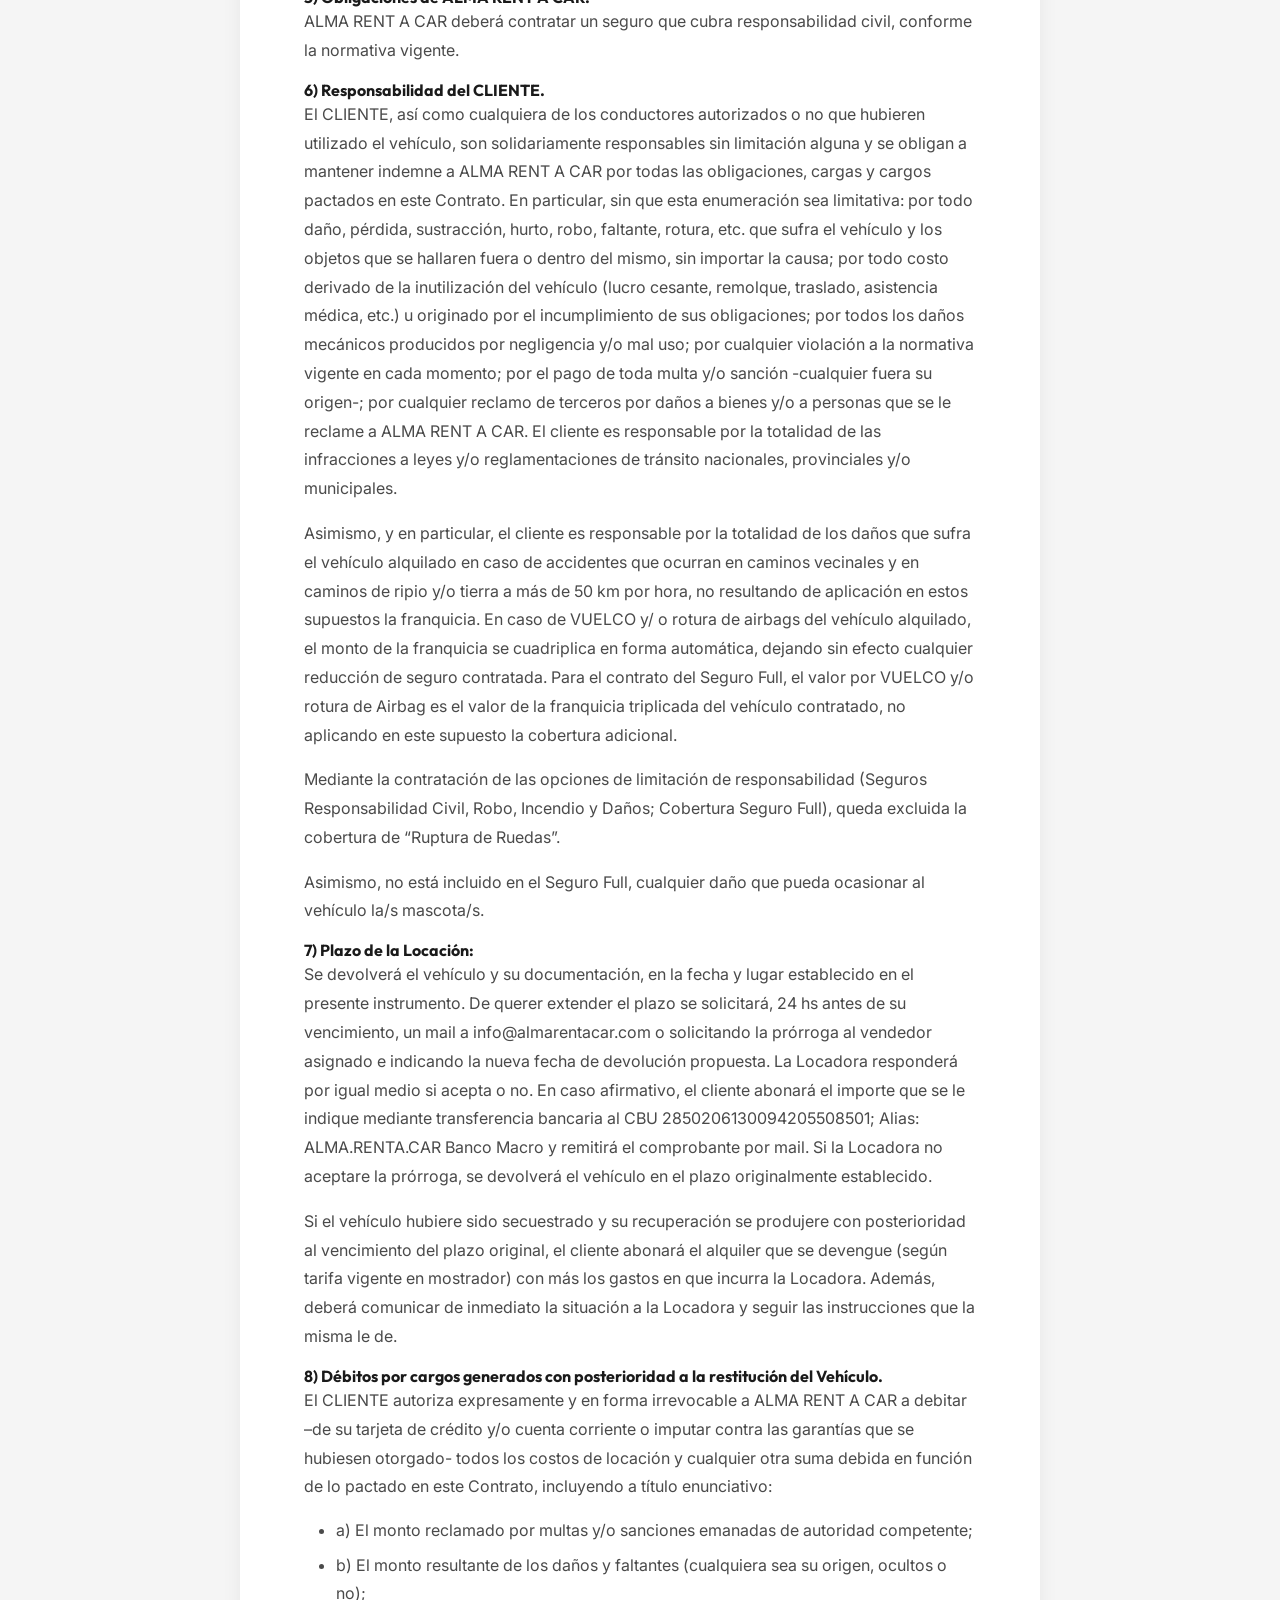
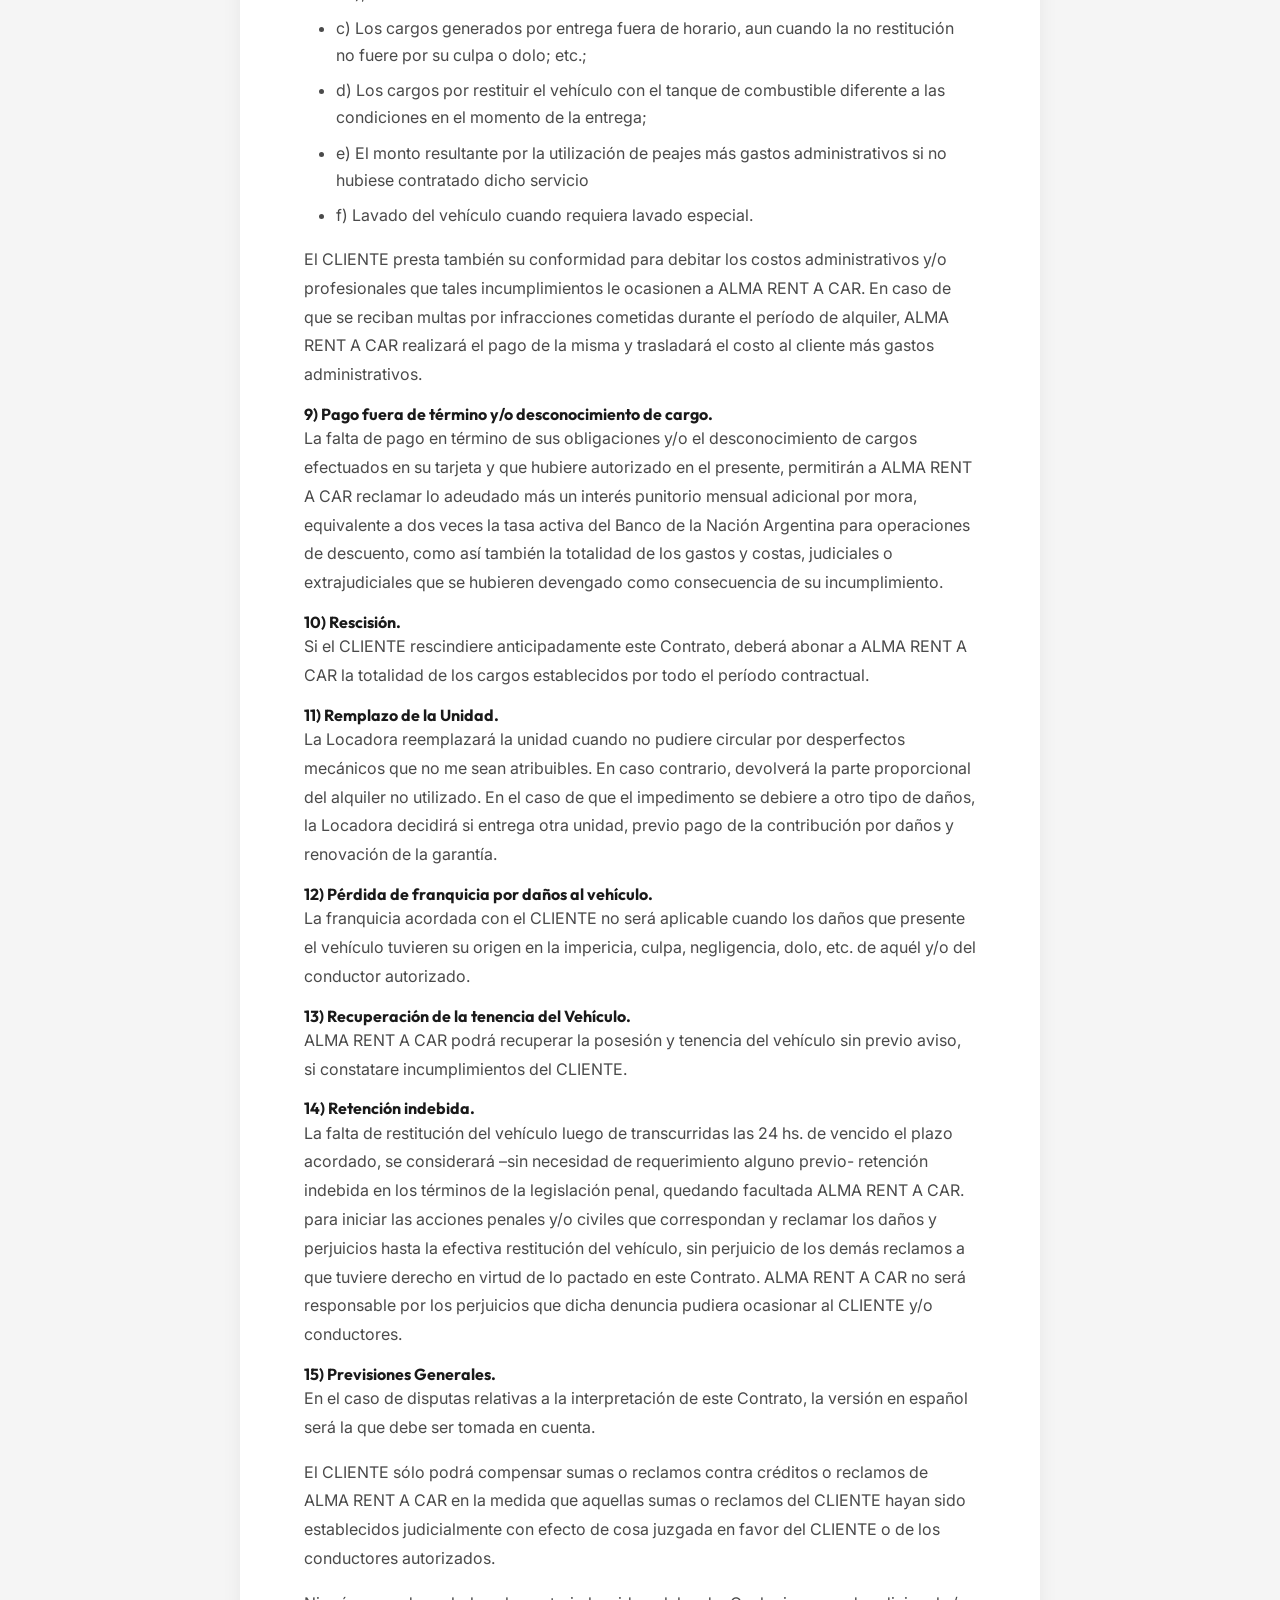
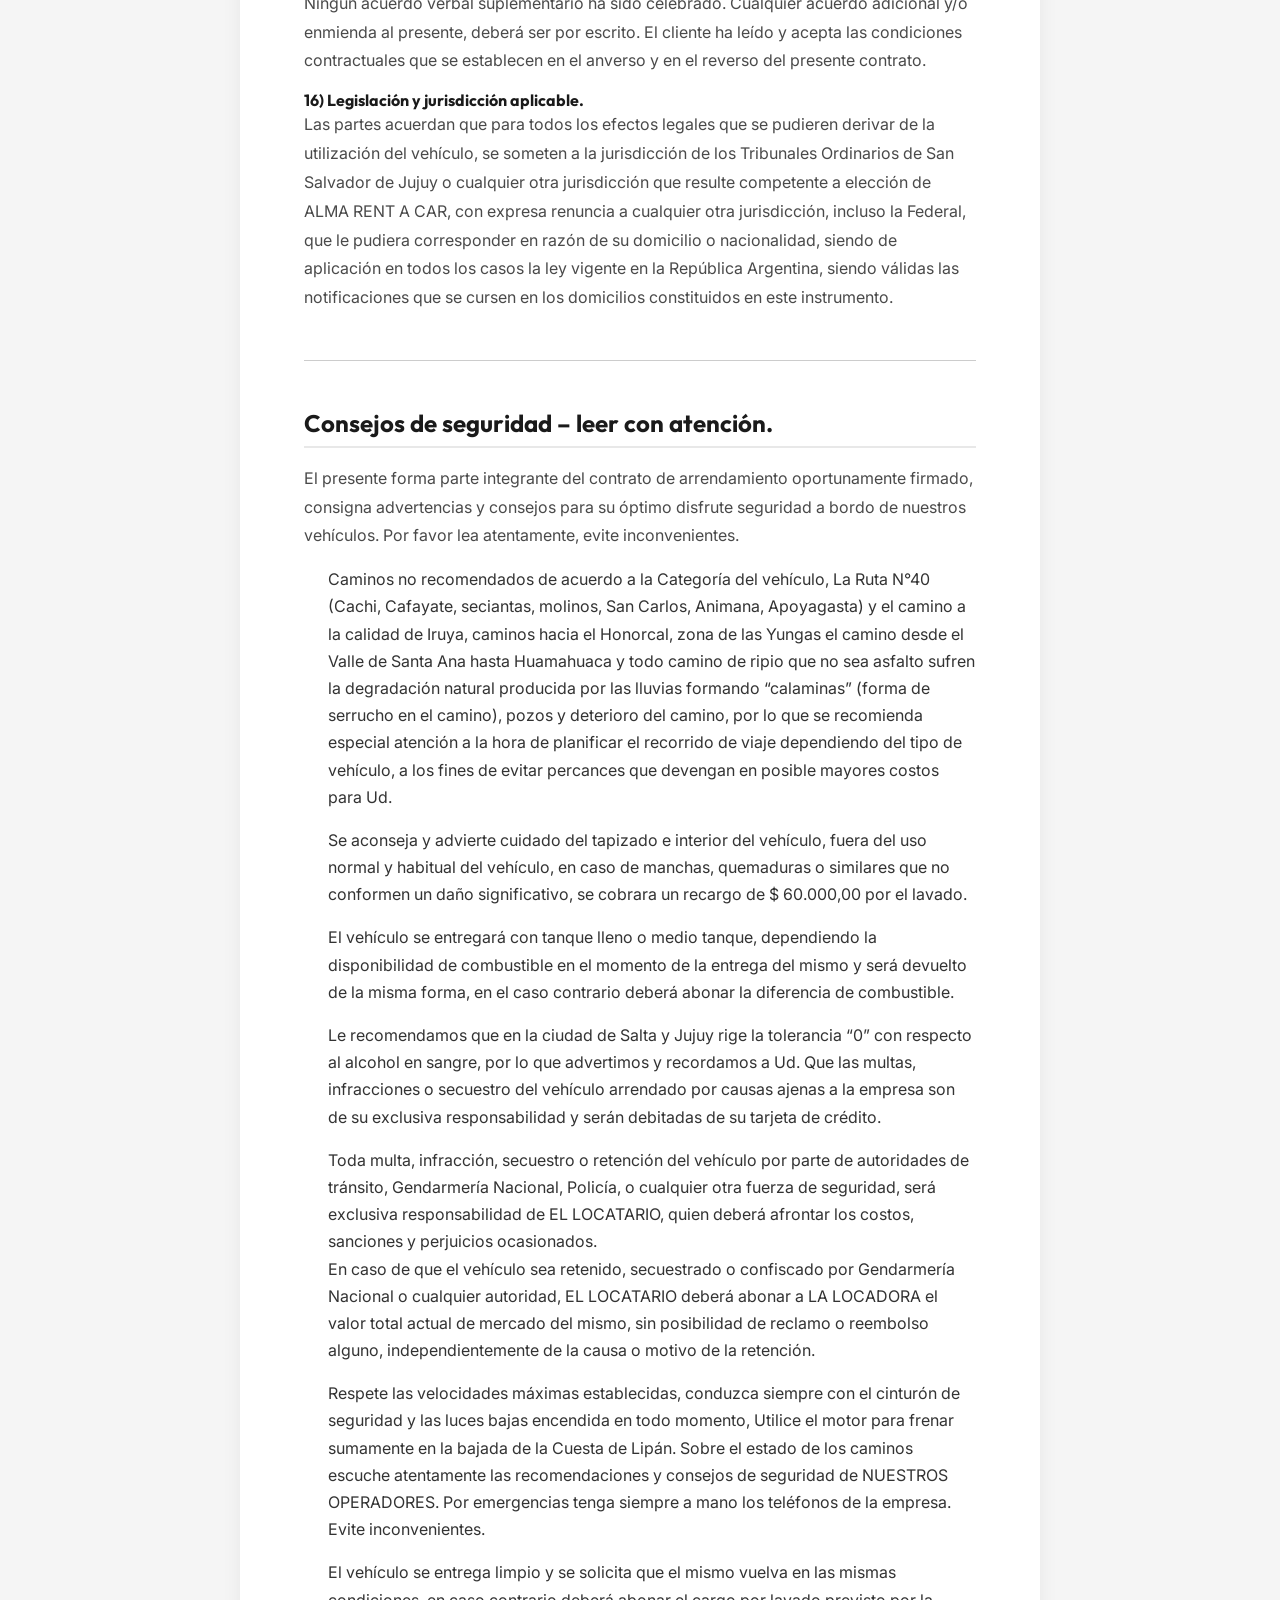
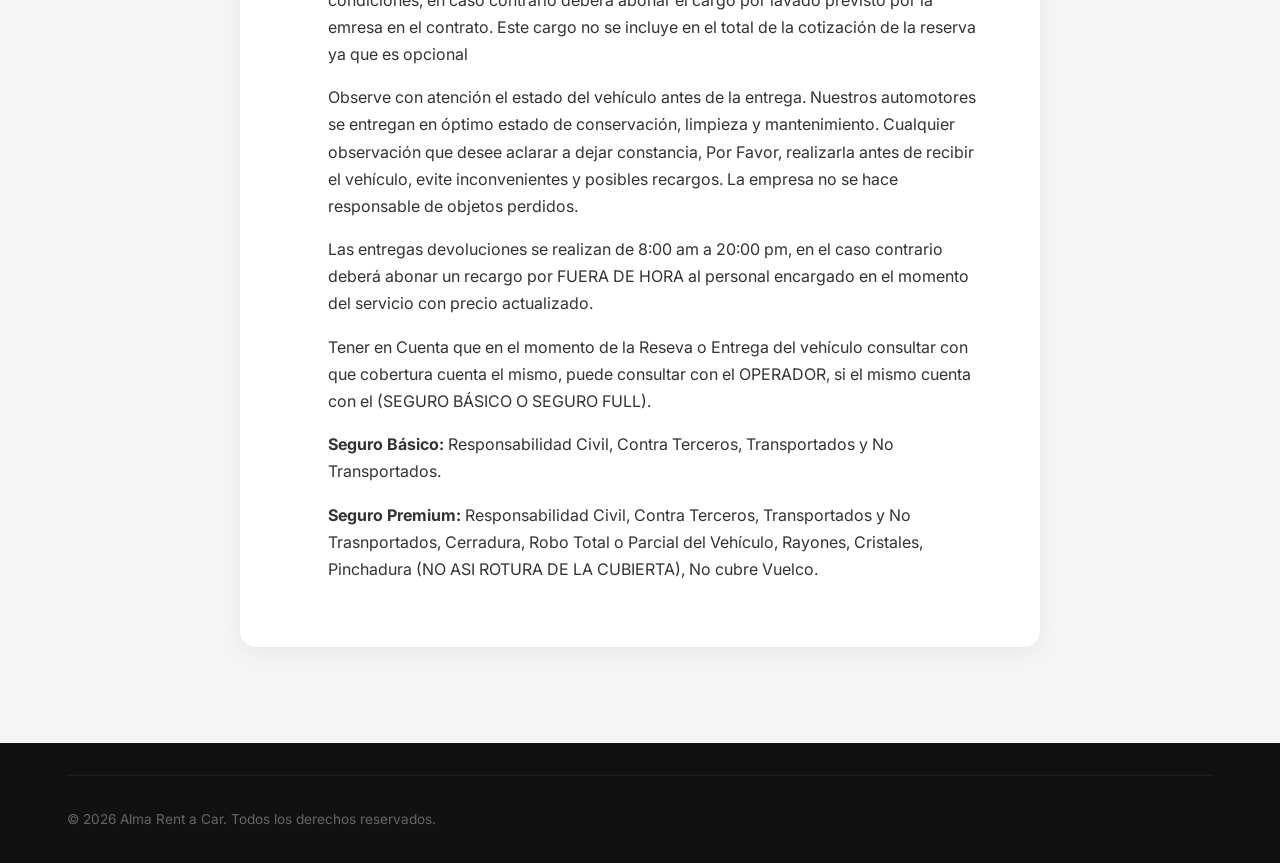
<file: terminos.html>
<!DOCTYPE html>
<html lang="es">
<head>
    <!-- Google Tag Manager -->
    <script>(function(w,d,s,l,i){w[l]=w[l]||[];w[l].push({'gtm.start':
    new Date().getTime(),event:'gtm.js'});var f=d.getElementsByTagName(s)[0],
    j=d.createElement(s),dl=l!='dataLayer'?'&l='+l:'';j.async=true;j.src=
    'https://www.googletagmanager.com/gtm.js?id='+i+dl;f.parentNode.insertBefore(j,f);
    })(window,document,'script','dataLayer','GTM-NP5SP4SW');</script>
    <!-- End Google Tag Manager -->
    <meta charset="UTF-8">
    <meta name="viewport" content="width=device-width, initial-scale=1.0">
    <title>Términos y Condiciones | Alma Rent a Car</title>
    <link rel="preconnect" href="https://fonts.googleapis.com">
    <link rel="preconnect" href="https://fonts.gstatic.com" crossorigin>
    <link href="https://fonts.googleapis.com/css2?family=Inter:wght@300;400;500;600;700&family=Outfit:wght@400;600;700;800&display=swap" rel="stylesheet">
    <link rel="stylesheet" href="https://cdnjs.cloudflare.com/ajax/libs/font-awesome/6.4.0/css/all.min.css">
    <link rel="icon" type="image/png" sizes="16x16" href="img/favicon-16x16.png">
    <link rel="canonical" href="https://almarentacar.com/terminos.html">

    <link rel="stylesheet" href="css/styles.css">
</head>
<body>
<!-- Google Tag Manager (noscript) -->
<noscript><iframe src="https://www.googletagmanager.com/ns.html?id=GTM-NP5SP4SW"
height="0" width="0" style="display:none;visibility:hidden"></iframe></noscript>
<!-- End Google Tag Manager (noscript) -->

    <header class="header">
        <div class="container-wide nav-container">
            <a href="index.html" class="logo">
                <img src="img/logo.png" alt="Alma Rent a Car" class="logo-img" onerror="this.style.display='none'; this.nextElementSibling.style.display='block';">
                <span style="display:none; font-family:var(--font-heading); font-size:1.5rem; font-weight:800; color:var(--color-primary);">ALMA</span>
            </a>
            <div class="hamburger"><i class="fas fa-bars"></i></div>
            <nav class="nav-menu">
                <a href="index.html" class="nav-link">Inicio</a>

                <a href="index.html#reservas" class="btn btn-primary nav-cta">Reservar</a>
            </nav>
        </div>
    </header>
    <div class="nav-overlay"></div>

    <div class="page-header" style="padding-bottom: 2rem;">
        <div class="container">
            <h1>Términos y Condiciones</h1>
            <p>Última actualización: Mayo 2024</p>
        </div>
    </div>

    <section class="section-padding" style="background: var(--color-gray-50);">
        <div class="container">
                        <div class="legal-content">
                <h2>CONTRATO DE LOCACION</h2>
                <p><strong>Adhesión Términos y Condiciones – Ley N° 24.240 de Defensa del Consumidor.</strong></p>
                <p>He leído los términos y condiciones para la locación de un vehículo establecidos por la Locadora, los acepto en su totalidad firmando de conformidad al pie. En consecuencia:</p>
                
                <h3>CLÁUSULAS, CONDICIONES y NORMAS DE UTILIZACIÓN DEL VEHÍCULO.</h3>
                
                <h4>1) Partes de la Solicitud:</h4>
                <ul>
                    <li>a) La empresa que opera será debidamente identificada en la solicitud de alquiler de autos en adelante denominada ALMA RENT A CAR.</li>
                    <li>b) Persona física o jurídica firmante y correctamente identificada en la solicitud de alquiler de autos en adelante será denominado “cliente”.</li>
                </ul>
                
                <h4>2) Entrega y restitución del Vehículo:</h4>
                <p>En el momento de entrega y en el de restitución del Vehículo, las partes constatarán el estado general del mismo, indicándose expresamente:</p>
                <ul>
                    <li>a) La existencia de daños y/o faltantes.</li>
                    <li>b) Limpieza total del vehículo.</li>
                    <li>c) Kilometraje y carga de combustible según los indicadores de fábrica, etc. y determinación de los cargos adicionales, si correspondiere. El Vehículo deberá ser restituido a ALMA RENT A CAR con la misma cantidad de combustible con que fue recibido.</li>
                    <li>d) En caso de Rotura del motor, el cliente deberá abonar el monto total presupuestado por ALMA RENT A CAR en el caso de que el siniestro se haya provocado por negligencia del conductor.</li>
                    <li>e) Referente a Multas. Es responsabilidad del cliente respetar las normas de tránsito vigentes y está obligado a cumplir con todas las leyes de tránsito fijadas por las autoridades del estado nacional, provincial y municipal, así como sus controles por cualquier medio que sea, lábrese por medios electrónicos de control o por autoridades nacionales, provinciales o municipales de inspectoría y/o cualquier otro medio de fijación de multas. En caso de registrarse infracciones de tránsito cometidas por el conductor asignado u otro conductor autorizado, durante la vigencia de la solicitud de alquiler, ALMA RENT A CAR está autorizada a debitar de la tarjeta de crédito que garantiza la solicitud de alquiler los montos correspondientes.</li>
                    <li>f) ALMA RENT A CAR no se responsabilizará por los objetos y valores olvidados en el auto alquilado.</li>
                    <li>g) ALMA REN A CAR estará siempre autorizado a obtener informaciones personales del cliente con las instituciones financieras y emisoras de tarjetas de crédito.</li>
                    <li>h) La falta de pago por parte del cliente del valor locativo y/o cualquier rubro aquí acordado lo hará incurrir en mora automáticamente, haciéndole perder todas las ventajas acordadas en la presente.</li>
                    <li>i) Los instrumentos utilizados para aplicar o no el cobro de la franquicia, serán los chequeos realizados durante la entrega y la recepción del vehículo. De esto último deriva la extrema importancia que reviste la correcta, detallada y completa realización de los mismos, para lo cual solicitamos su colaboración en el trabajo del auxiliar de flota.</li>
                    <li>j) El cliente manifiesta conocimiento en todo lo anterior, aceptando las condiciones arriba expuestas, y queda informado que, EN TODOS LOS CASOS DE SINIESTROS, será su responsabilidad la presentación de la DENUNCIA POLICIAL correspondiente y completar la denuncia administrativa en referencia a lo ocurrido.</li>
                    <li>k) El canon locativo no incluye los costos de combustible, de servicio, ni de entrega ni de retiro del Vehículo.</li>
                    <li>l) La confirmación de la reserva prepaga implica la aceptación de un cargo de cancelación desde la realización de dicha reserva hasta 24 Hs previas a la fecha y hora para retirar la unidad equivalente a un monto predeterminado dependiendo de la fecha de pick up del vehículo más 4% de cargos administrativos. En caso de que la cancelación se produzca dentro de las 24 Hs a la fecha y hora para retirar la unidad, se deberá abonar un cargo de cancelación equivalente a la tarifa de un día del auto reservado más 4% de cargos administrativos.</li>
                    <li>m) La constatación del estado general de Vehículo será realizada al momento de la restitución por ALMA RENT A CAR con la participación del cliente, si éste así lo deseara y si la restitución tuviere lugar dentro del horario de atención al público en la oficina donde esta se efectúe. Si el cliente optare por no participar de la constatación o si la restitución se operara fuera del horario de atención al público en la oficina donde la misma se efectúe, ALMA RENT A CAR realizará la constatación del estado general del Vehículo unilateralmente y se considerará sin admitirse prueba en contrario, la conformidad del CLIENTE, con dicha constatación unilateral. Si ALMA RENT A CAR constatara daños, faltantes y/o desperfectos no constatados ni denunciados al momento de la entrega u ocultos, así como si fuera notificado de alguna multa y/o reclamo con relación al Vehículo causados durante el período comprendido entre la entrega y restitución del Vehículo, ALMA RENT A CAR notificará al CLIENTE tal circunstancia, pudiendo exigir las diferencias resultantes o imputarlas contra la garantía que hubiese otorgado el CLIENTE, según la liquidación que ALMA RENT A CAR hubiese practicado.</li>
                    <li>n) El cliente acepta que, el hecho objetivo de no devolver el vehículo en tiempo y forma sea considerado como una apropiación indebida y que la Locadora tiene el derecho de efectuar la denuncia respectiva sin intimación previa y que no tendrá responsabilidad alguna si la realiza. Cualquier pérdida y/o costo que tenga la Locadora estará a cargo del cliente y/o del autorizado incluido el valor de la unidad si correspondiere. Asimismo, se acepta expresamente que la Locadora recupere la posesión del vehículo en el lugar en que se encuentre, siendo los costos de esa gestión a cargo del cliente.</li>
                    <li>o) Para la locación del vehículo el CLIENTE deberá presentar: 1) Tarjeta de crédito (Visa, Master Card o American Express) a nombre del mismo y de las aceptadas por la Locadora, con vencimiento no menor a los seis meses de la finalización de la locación, y acepta que se bloquee una suma que cubra hasta el monto máximo que por daños y perjuicios a su cargo que figuran en este documento. Pudiendo solicitar que el bloqueo se efectúe sobre dos tarjetas, pero, si la segunda tarjeta pertenece a otra persona, ésta deberá suscribir un formulario adicional que será firmado por ambos. 2) Licencia de conducir. 3) DNI (o Pasaporte de no tener residencia en el país) En caso de no poseer licencia válida designare un conductor quién deberá presentar idéntica documentación y suscribir un documento adicional. No permitiendo que otra persona conduzca el vehículo tenga o no registro habilitante. De hacerlo, deberé abonar la totalidad de los daños y perjuicios, sin limitación alguna, que tenga la Locadora y/o por lo que reclame un tercero si el seguro no brinda cobertura.</li>
                </ul>

                <h4>3) El CLIENTE se obliga a:</h4>
                <ul>
                    <li>a) Mantener la guarda, tenencia y custodia del Vehículo durante toda la vigencia de este Contrato. Resguardar en lugares habilitados.</li>
                    <li>b) Mantener la unidad en igualdad de condiciones de limpieza, en caso contrario, abonara el precio correspondiente por la limpieza de la misma.</li>
                    <li>c) Abonar la totalidad de los cargos que componen el canon locativo del Vehículo, en tiempo y forma.</li>
                    <li>d) Restituir toda la documentación que se le entrega en este acto.</li>
                    <li>e) Restituir el Vehículo en el tiempo y lugar convenidos por las partes (conforme se describe en el anverso de este Contrato), o donde expresamente lo autorice ALMA RENT A CAR.</li>
                    <li>f) Respetar los límites de velocidad y normas de conducción, conforme a la normativa vigente en cada momento y lugar por donde transite.</li>
                    <li>g) Comunicar por escrito a ALMA RENT A CAR dentro de las 24 horas de ocurrido -usando el formulario de accidente incluido con los papeles del vehículo con todas las secciones completadas en forma íntegra y cuidadosa-, todo siniestro y/o medida cautelar (secuestro, retención, etc.) que recaiga sobre el Vehículo, debiendo acatar las instrucciones que oportunamente le indique ALMA RENT A CAR.</li>
                    <li>h) En caso de siniestro deberá efectuar oportunamente la denuncia policial y/o exposición civil que correspondiere, suscribir oportunamente la constancia de denuncia por ante la aseguradora, brindando toda la información que se le requiera y prestar la colaboración necesaria para la mejor defensa de los derechos de ALMA RENT A CAR.</li>
                    <li>i) Comunicar fehacientemente, al momento de la suscripción del presente o con posterioridad, si se prevé la posibilidad de que existan conductores adicionales, indicando por escrito los nombres, documentos de identidad y direcciones de todos ellos para su inclusión en el Contrato. Dichos conductores podrán conducir el vehículo sólo si ALMA RENT A CAR los autoriza expresamente. El cliente deberá chequear si tales conductores tienen licencia de conducir válida para todas las jurisdicciones donde va a circular el vehículo.</li>
                    <li>j) Para el caso de que el cliente fuere una PERSONA JURÍDICA y/o asociación civil o religiosa, deberá indicar la/s persona/s autorizada/s y habilitada/s para conducir el vehículo mediante los instrumentos suficientes según la reglamentación de cada jurisdicción.</li>
                    <li>k) En caso de necesidad urgente de reparar el vehículo, el CLIENTE deberá hacerlo reparar por un servicio mecánico autorizado por ALMA RENT A CAR.</li>
                    <li>l) Responderá por la totalidad de los daños y perjuicios que se produjeren por circular por caminos no pavimentados (afirmado, ripio, de tierra, etc.) y aunque no existieren caminos alternativos pavimentados cuando no hubiere un tercero involucrado, o si el camino presenta hielo y/o está cerrado al tránsito.</li>
                </ul>

                <h4>4) Prohibiciones del CLIENTE. El cliente no podrá, sea él mismo o terceras partes:</h4>
                <ul>
                    <li>a) Utilizar el Vehículo para transporte a título oneroso o gratuito, ni participar ni realizar envíos de cualquier tipo e índole, de correspondencia o de cualquier otro tipo de efectos.</li>
                    <li>b) Transportar cosas prohibidas por la legislación vigente, equipos inflamables o peligrosos, y o cualquier otra cosa riesgosa.</li>
                    <li>c) Remolcar ni empujar vehículos o equipos propios ni ajenos.</li>
                    <li>d) Participar en carreras, pruebas, actividades ni competiciones deportivas, aprendizaje en conducción, ni ningún otro tipo de eventos o procesos que involucren riesgos extraordinarios.</li>
                    <li>e) Conducir el vehículo bajo influencia de cualquier tipo de medicación (recetada o no), alcohol o sustancia que pudiere afectar su capacidad de conducción.</li>
                    <li>f) Trasladar el Vehículo fuera de la República Argentina sin autorización expresa de ALMA RENT A CAR.</li>
                </ul>

                <h4>5) Obligaciones de ALMA RENT A CAR.</h4>
                <p>ALMA RENT A CAR deberá contratar un seguro que cubra responsabilidad civil, conforme la normativa vigente.</p>

                <h4>6) Responsabilidad del CLIENTE.</h4>
                <p>El CLIENTE, así como cualquiera de los conductores autorizados o no que hubieren utilizado el vehículo, son solidariamente responsables sin limitación alguna y se obligan a mantener indemne a ALMA RENT A CAR por todas las obligaciones, cargas y cargos pactados en este Contrato. En particular, sin que esta enumeración sea limitativa: por todo daño, pérdida, sustracción, hurto, robo, faltante, rotura, etc. que sufra el vehículo y los objetos que se hallaren fuera o dentro del mismo, sin importar la causa; por todo costo derivado de la inutilización del vehículo (lucro cesante, remolque, traslado, asistencia médica, etc.) u originado por el incumplimiento de sus obligaciones; por todos los daños mecánicos producidos por negligencia y/o mal uso; por cualquier violación a la normativa vigente en cada momento; por el pago de toda multa y/o sanción -cualquier fuera su origen-; por cualquier reclamo de terceros por daños a bienes y/o a personas que se le reclame a ALMA RENT A CAR. El cliente es responsable por la totalidad de las infracciones a leyes y/o reglamentaciones de tránsito nacionales, provinciales y/o municipales.</p>
                <p>Asimismo, y en particular, el cliente es responsable por la totalidad de los daños que sufra el vehículo alquilado en caso de accidentes que ocurran en caminos vecinales y en caminos de ripio y/o tierra a más de 50 km por hora, no resultando de aplicación en estos supuestos la franquicia. En caso de VUELCO y/ o rotura de airbags del vehículo alquilado, el monto de la franquicia se cuadriplica en forma automática, dejando sin efecto cualquier reducción de seguro contratada. Para el contrato del Seguro Full, el valor por VUELCO y/o rotura de Airbag es el valor de la franquicia triplicada del vehículo contratado, no aplicando en este supuesto la cobertura adicional.</p>
                <p>Mediante la contratación de las opciones de limitación de responsabilidad (Seguros Responsabilidad Civil, Robo, Incendio y Daños; Cobertura Seguro Full), queda excluida la cobertura de “Ruptura de Ruedas”.</p>
                <p>Asimismo, no está incluido en el Seguro Full, cualquier daño que pueda ocasionar al vehículo la/s mascota/s.</p>

                <h4>7) Plazo de la Locación:</h4>
                <p>Se devolverá el vehículo y su documentación, en la fecha y lugar establecido en el presente instrumento. De querer extender el plazo se solicitará, 24 hs antes de su vencimiento, un mail a info@almarentacar.com o solicitando la prórroga al vendedor asignado e indicando la nueva fecha de devolución propuesta. La Locadora responderá por igual medio si acepta o no. En caso afirmativo, el cliente abonará el importe que se le indique mediante transferencia bancaria al CBU 2850206130094205508501; Alias: ALMA.RENTA.CAR Banco Macro y remitirá el comprobante por mail. Si la Locadora no aceptare la prórroga, se devolverá el vehículo en el plazo originalmente establecido.</p>
                <p>Si el vehículo hubiere sido secuestrado y su recuperación se produjere con posterioridad al vencimiento del plazo original, el cliente abonará el alquiler que se devengue (según tarifa vigente en mostrador) con más los gastos en que incurra la Locadora. Además, deberá comunicar de inmediato la situación a la Locadora y seguir las instrucciones que la misma le de.</p>

                <h4>8) Débitos por cargos generados con posterioridad a la restitución del Vehículo.</h4>
                <p>El CLIENTE autoriza expresamente y en forma irrevocable a ALMA RENT A CAR a debitar –de su tarjeta de crédito y/o cuenta corriente o imputar contra las garantías que se hubiesen otorgado- todos los costos de locación y cualquier otra suma debida en función de lo pactado en este Contrato, incluyendo a título enunciativo:</p>
                <ul>
                    <li>a) El monto reclamado por multas y/o sanciones emanadas de autoridad competente;</li>
                    <li>b) El monto resultante de los daños y faltantes (cualquiera sea su origen, ocultos o no);</li>
                    <li>c) Los cargos generados por entrega fuera de horario, aun cuando la no restitución no fuere por su culpa o dolo; etc.;</li>
                    <li>d) Los cargos por restituir el vehículo con el tanque de combustible diferente a las condiciones en el momento de la entrega;</li>
                    <li>e) El monto resultante por la utilización de peajes más gastos administrativos si no hubiese contratado dicho servicio</li>
                    <li>f) Lavado del vehículo cuando requiera lavado especial.</li>
                </ul>
                <p>El CLIENTE presta también su conformidad para debitar los costos administrativos y/o profesionales que tales incumplimientos le ocasionen a ALMA RENT A CAR. En caso de que se reciban multas por infracciones cometidas durante el período de alquiler, ALMA RENT A CAR realizará el pago de la misma y trasladará el costo al cliente más gastos administrativos.</p>

                <h4>9) Pago fuera de término y/o desconocimiento de cargo.</h4>
                <p>La falta de pago en término de sus obligaciones y/o el desconocimiento de cargos efectuados en su tarjeta y que hubiere autorizado en el presente, permitirán a ALMA RENT A CAR reclamar lo adeudado más un interés punitorio mensual adicional por mora, equivalente a dos veces la tasa activa del Banco de la Nación Argentina para operaciones de descuento, como así también la totalidad de los gastos y costas, judiciales o extrajudiciales que se hubieren devengado como consecuencia de su incumplimiento.</p>

                <h4>10) Rescisión.</h4>
                <p>Si el CLIENTE rescindiere anticipadamente este Contrato, deberá abonar a ALMA RENT A CAR la totalidad de los cargos establecidos por todo el período contractual.</p>

                <h4>11) Remplazo de la Unidad.</h4>
                <p>La Locadora reemplazará la unidad cuando no pudiere circular por desperfectos mecánicos que no me sean atribuibles. En caso contrario, devolverá la parte proporcional del alquiler no utilizado. En el caso de que el impedimento se debiere a otro tipo de daños, la Locadora decidirá si entrega otra unidad, previo pago de la contribución por daños y renovación de la garantía.</p>

                <h4>12) Pérdida de franquicia por daños al vehículo.</h4>
                <p>La franquicia acordada con el CLIENTE no será aplicable cuando los daños que presente el vehículo tuvieren su origen en la impericia, culpa, negligencia, dolo, etc. de aquél y/o del conductor autorizado.</p>

                <h4>13) Recuperación de la tenencia del Vehículo.</h4>
                <p>ALMA RENT A CAR podrá recuperar la posesión y tenencia del vehículo sin previo aviso, si constatare incumplimientos del CLIENTE.</p>

                <h4>14) Retención indebida.</h4>
                <p>La falta de restitución del vehículo luego de transcurridas las 24 hs. de vencido el plazo acordado, se considerará –sin necesidad de requerimiento alguno previo- retención indebida en los términos de la legislación penal, quedando facultada ALMA RENT A CAR. para iniciar las acciones penales y/o civiles que correspondan y reclamar los daños y perjuicios hasta la efectiva restitución del vehículo, sin perjuicio de los demás reclamos a que tuviere derecho en virtud de lo pactado en este Contrato. ALMA RENT A CAR no será responsable por los perjuicios que dicha denuncia pudiera ocasionar al CLIENTE y/o conductores.</p>

                <h4>15) Previsiones Generales.</h4>
                <p>En el caso de disputas relativas a la interpretación de este Contrato, la versión en español será la que debe ser tomada en cuenta.</p>
                <p>El CLIENTE sólo podrá compensar sumas o reclamos contra créditos o reclamos de ALMA RENT A CAR en la medida que aquellas sumas o reclamos del CLIENTE hayan sido establecidos judicialmente con efecto de cosa juzgada en favor del CLIENTE o de los conductores autorizados.</p>
                <p>Ningún acuerdo verbal suplementario ha sido celebrado. Cualquier acuerdo adicional y/o enmienda al presente, deberá ser por escrito. El cliente ha leído y acepta las condiciones contractuales que se establecen en el anverso y en el reverso del presente contrato.</p>

                <h4>16) Legislación y jurisdicción aplicable.</h4>
                <p>Las partes acuerdan que para todos los efectos legales que se pudieren derivar de la utilización del vehículo, se someten a la jurisdicción de los Tribunales Ordinarios de San Salvador de Jujuy o cualquier otra jurisdicción que resulte competente a elección de ALMA RENT A CAR, con expresa renuncia a cualquier otra jurisdicción, incluso la Federal, que le pudiera corresponder en razón de su domicilio o nacionalidad, siendo de aplicación en todos los casos la ley vigente en la República Argentina, siendo válidas las notificaciones que se cursen en los domicilios constituidos en este instrumento.</p>

                <hr style="margin: 3rem 0; border: none; border-top: 1px solid var(--color-gray-200);">

                <h2>Consejos de seguridad – leer con atención.</h2>
                <p>El presente forma parte integrante del contrato de arrendamiento oportunamente firmado, consigna advertencias y consejos para su óptimo disfrute seguridad a bordo de nuestros vehículos. Por favor lea atentamente, evite inconvenientes.</p>
                
                <ol style="padding-left: 1.5rem; display: flex; flex-direction: column; gap: 1rem; margin-top: 1rem;">
                    <li>Caminos no recomendados de acuerdo a la Categoría del vehículo, La Ruta N°40 (Cachi, Cafayate, seciantas, molinos, San Carlos, Animana, Apoyagasta) y el camino a la calidad de Iruya, caminos hacia el Honorcal, zona de las Yungas el camino desde el Valle de Santa Ana hasta Huamahuaca y todo camino de ripio que no sea asfalto sufren la degradación natural producida por las lluvias formando “calaminas” (forma de serrucho en el camino), pozos y deterioro del camino, por lo que se recomienda especial atención a la hora de planificar el recorrido de viaje dependiendo del tipo de vehículo, a los fines de evitar percances que devengan en posible mayores costos para Ud.</li>
                    <li>Se aconseja y advierte cuidado del tapizado e interior del vehículo, fuera del uso normal y habitual del vehículo, en caso de manchas, quemaduras o similares que no conformen un daño significativo, se cobrara un recargo de $ 60.000,00 por el lavado.</li>
                    <li>El vehículo se entregará con tanque lleno o medio tanque, dependiendo la disponibilidad de combustible en el momento de la entrega del mismo y será devuelto de la misma forma, en el caso contrario deberá abonar la diferencia de combustible.</li>
                    <li>Le recomendamos que en la ciudad de Salta y Jujuy rige la tolerancia “0” con respecto al alcohol en sangre, por lo que advertimos y recordamos a Ud. Que las multas, infracciones o secuestro del vehículo arrendado por causas ajenas a la empresa son de su exclusiva responsabilidad y serán debitadas de su tarjeta de crédito.</li>
                    <li>Toda multa, infracción, secuestro o retención del vehículo por parte de autoridades de tránsito, Gendarmería Nacional, Policía, o cualquier otra fuerza de seguridad, será exclusiva responsabilidad de EL LOCATARIO, quien deberá afrontar los costos, sanciones y perjuicios ocasionados.<br>En caso de que el vehículo sea retenido, secuestrado o confiscado por Gendarmería Nacional o cualquier autoridad, EL LOCATARIO deberá abonar a LA LOCADORA el valor total actual de mercado del mismo, sin posibilidad de reclamo o reembolso alguno, independientemente de la causa o motivo de la retención.</li>
                    <li>Respete las velocidades máximas establecidas, conduzca siempre con el cinturón de seguridad y las luces bajas encendida en todo momento, Utilice el motor para frenar sumamente en la bajada de la Cuesta de Lipán. Sobre el estado de los caminos escuche atentamente las recomendaciones y consejos de seguridad de NUESTROS OPERADORES. Por emergencias tenga siempre a mano los teléfonos de la empresa. Evite inconvenientes.</li>
                    <li>El vehículo se entrega limpio y se solicita que el mismo vuelva en las mismas condiciones, en caso contrario deberá abonar el cargo por lavado previsto por la emresa en el contrato. Este cargo no se incluye en el total de la cotización de la reserva ya que es opcional</li>
                    <li>Observe con atención el estado del vehículo antes de la entrega. Nuestros automotores se entregan en óptimo estado de conservación, limpieza y mantenimiento. Cualquier observación que desee aclarar a dejar constancia, Por Favor, realizarla antes de recibir el vehículo, evite inconvenientes y posibles recargos. La empresa no se hace responsable de objetos perdidos.</li>
                    <li>Las entregas devoluciones se realizan de 8:00 am a 20:00 pm, en el caso contrario deberá abonar un recargo por FUERA DE HORA al personal encargado en el momento del servicio con precio actualizado.</li>
                    <li>Tener en Cuenta que en el momento de la Reseva o Entrega del vehículo consultar con que cobertura cuenta el mismo, puede consultar con el OPERADOR, si el mismo cuenta con el (SEGURO BÁSICO O SEGURO FULL).</li>
                    <li><strong>Seguro Básico:</strong> Responsabilidad Civil, Contra Terceros, Transportados y No Transportados.</li>
                    <li><strong>Seguro Premium:</strong> Responsabilidad Civil, Contra Terceros, Transportados y No Trasnportados, Cerradura, Robo Total o Parcial del Vehículo, Rayones, Cristales, Pinchadura (NO ASI ROTURA DE LA CUBIERTA), No cubre Vuelco.</li>
                </ol>
            </div>

        </div>
    </section>

    <footer class="footer" style="padding-top: 2rem;">
        <div class="container">
            <div class="footer-bottom">
                <div>&copy; <span id="current-year"></span> Alma Rent a Car. Todos los derechos reservados.</div>
            </div>
        </div>
    </footer>

    <script src="js/main.js"></script>
<!-- WhatsApp Floating Button -->
<a href="https://wa.me/5493884030132" class="whatsapp-float" target="_blank" rel="noopener noreferrer">
  <i class="fab fa-whatsapp"></i>
</a>
</body>
</html>
</file>
<file: css/styles.css>
/* =========================================================
   ALMA RENT A CAR — Design System
   Colores: Negro #1a1a1a + Naranja #ff6600
   Tipografía: Outfit (headings) + Inter (body)
   ========================================================= */

/* ── CSS CUSTOM PROPERTIES ── */
:root {
  /* Brand Colors */
  --color-primary: #ff6600;
  --color-primary-light: #ff8533;
  --color-primary-dark: #e65c00;
  --color-primary-glow: rgba(255, 102, 0, 0.25);
  --color-primary-subtle: #fff7ed;

  /* Neutrals */
  --color-black: #1a1a1a;
  --color-dark: #2d2d2d;
  --color-gray-900: #111111;
  --color-gray-800: #1e1e1e;
  --color-gray-700: #333333;
  --color-gray-600: #4a4a4a;
  --color-gray-500: #666666;
  --color-gray-400: #888888;
  --color-gray-300: #aaaaaa;
  --color-gray-200: #cccccc;
  --color-gray-100: #e8e8e8;
  --color-gray-50: #f5f5f5;
  --color-white: #ffffff;

  /* Semantic */
  --color-success: #10b981;
  --color-warning: #f59e0b;
  --color-error: #ef4444;
  --color-info: #3b82f6;

  /* Surfaces */
  --bg-body: #fafafa;
  --bg-card: #ffffff;
  --bg-dark: #0f0f0f;
  --bg-glass: rgba(255, 255, 255, 0.75);
  --bg-glass-dark: rgba(0, 0, 0, 0.6);

  /* Typography */
  --font-heading: 'Outfit', 'Inter', sans-serif;
  --font-body: 'Inter', system-ui, sans-serif;

  /* Spacing */
  --space-xs: 0.25rem;
  --space-sm: 0.5rem;
  --space-md: 1rem;
  --space-lg: 1.5rem;
  --space-xl: 2rem;
  --space-2xl: 3rem;
  --space-3xl: 4rem;
  --space-4xl: 6rem;

  /* Borders */
  --radius-sm: 6px;
  --radius-md: 10px;
  --radius-lg: 16px;
  --radius-xl: 24px;
  --radius-full: 9999px;

  /* Shadows */
  --shadow-sm: 0 1px 3px rgba(0, 0, 0, 0.06), 0 1px 2px rgba(0, 0, 0, 0.04);
  --shadow-md: 0 4px 12px rgba(0, 0, 0, 0.08);
  --shadow-lg: 0 12px 40px rgba(0, 0, 0, 0.12);
  --shadow-xl: 0 20px 60px rgba(0, 0, 0, 0.15);
  --shadow-glow: 0 0 30px rgba(255, 102, 0, 0.2);
  --shadow-card: 0 4px 20px rgba(0, 0, 0, 0.06);

  /* Transitions */
  --transition-fast: 150ms ease;
  --transition-base: 300ms ease;
  --transition-slow: 500ms ease;
  --transition-spring: 500ms cubic-bezier(0.34, 1.56, 0.64, 1);

  /* Layout */
  --nav-height: 100px;
  --container-max: 1200px;
  --container-wide: 1400px;
}

/* ── RESET ── */
*,
*::before,
*::after {
  margin: 0;
  padding: 0;
  box-sizing: border-box;
}

html {
  scroll-behavior: smooth;
  -webkit-text-size-adjust: 100%;
  scroll-padding-top: var(--nav-height);
}

body {
  font-family: var(--font-body);
  color: var(--color-gray-700);
  background-color: var(--bg-body);
  line-height: 1.7;
  overflow-x: hidden;
  -webkit-font-smoothing: antialiased;
  -moz-osx-font-smoothing: grayscale;
}

a {
  text-decoration: none;
  color: inherit;
  transition: color var(--transition-fast);
}

ul, ol {
  list-style: none;
}

img {
  max-width: 100%;
  height: auto;
  display: block;
}

button {
  cursor: pointer;
  font-family: inherit;
  border: none;
  background: none;
}

input, select, textarea {
  font-family: inherit;
  font-size: inherit;
}

h1, h2, h3, h4, h5, h6 {
  font-family: var(--font-heading);
  font-weight: 700;
  line-height: 1.2;
  color: var(--color-black);
}

/* ── UTILITIES ── */
.container {
  width: 92%;
  max-width: var(--container-max);
  margin: 0 auto;
  padding: 0 var(--space-md);
}

.container-wide {
  width: 92%;
  max-width: var(--container-wide);
  margin: 0 auto;
  padding: 0 var(--space-md);
}

.section-padding {
  padding: var(--space-4xl) 0;
}

.text-center {
  text-align: center;
}

.text-primary {
  color: var(--color-primary);
}

.sr-only {
  position: absolute;
  width: 1px;
  height: 1px;
  overflow: hidden;
  clip: rect(0, 0, 0, 0);
  white-space: nowrap;
  border: 0;
}

/* ── SECTION HEADERS ── */
.section-header {
  text-align: center;
  margin-bottom: var(--space-3xl);
}

.section-label {
  display: inline-block;
  font-size: 0.8rem;
  font-weight: 700;
  text-transform: uppercase;
  letter-spacing: 3px;
  color: var(--color-primary);
  margin-bottom: var(--space-sm);
  position: relative;
}

.section-label::before,
.section-label::after {
  content: '';
  display: inline-block;
  width: 24px;
  height: 1px;
  background: var(--color-primary);
  vertical-align: middle;
  margin: 0 10px;
}

.section-header h2 {
  font-size: clamp(1.8rem, 4vw, 2.8rem);
  color: var(--color-black);
  margin-bottom: var(--space-md);
  font-weight: 800;
}

.section-header p {
  color: var(--color-gray-500);
  font-size: 1.1rem;
  max-width: 600px;
  margin: 0 auto;
}

/* ── BUTTONS ── */
.btn {
  display: inline-flex;
  align-items: center;
  justify-content: center;
  gap: 8px;
  padding: 14px 32px;
  font-weight: 600;
  font-size: 0.95rem;
  border-radius: var(--radius-md);
  transition: all var(--transition-base);
  text-align: center;
  border: 2px solid transparent;
  cursor: pointer;
  position: relative;
  overflow: hidden;
  letter-spacing: 0.3px;
}

.btn::before {
  content: '';
  position: absolute;
  top: 0;
  left: -100%;
  width: 100%;
  height: 100%;
  background: linear-gradient(90deg, transparent, rgba(255,255,255,0.15), transparent);
  transition: left 0.5s ease;
}

.btn:hover::before {
  left: 100%;
}

.btn-primary {
  background: linear-gradient(135deg, var(--color-primary), var(--color-primary-dark));
  color: var(--color-white);
  box-shadow: 0 4px 15px var(--color-primary-glow);
}

.btn-primary:hover {
  transform: translateY(-2px);
  box-shadow: 0 8px 25px var(--color-primary-glow);
}

.btn-primary:active {
  transform: translateY(0);
}

.btn-secondary {
  background: transparent;
  border-color: var(--color-white);
  color: var(--color-white);
}

.btn-secondary:hover {
  background: var(--color-white);
  color: var(--color-black);
}

.btn-outline {
  background: transparent;
  border-color: var(--color-primary);
  color: var(--color-primary);
}

.btn-outline:hover {
  background: var(--color-primary);
  color: var(--color-white);
  transform: translateY(-2px);
}

.btn-google {
  border-color: #4285F4;
  color: #4285F4;
}

.btn-google:hover {
  background: #4285F4;
  border-color: #4285F4;
  color: var(--color-white);
}

.btn-dark {
  background: var(--color-black);
  color: var(--color-white);
}

.btn-dark:hover {
  background: var(--color-dark);
  transform: translateY(-2px);
  box-shadow: var(--shadow-lg);
}

.btn-sm {
  padding: 10px 20px;
  font-size: 0.85rem;
}

.btn-lg {
  padding: 18px 42px;
  font-size: 1.05rem;
  border-radius: var(--radius-lg);
}

.btn-icon {
  width: 48px;
  height: 48px;
  padding: 0;
  border-radius: var(--radius-full);
}

/* ── HEADER / NAVIGATION ── */
.header {
  height: var(--nav-height);
  position: fixed;
  width: 100%;
  top: 0;
  z-index: 1000;
  transition: all var(--transition-base);
}

.header--transparent {
  background: transparent;
}

.header--scrolled {
  background: rgba(255, 255, 255, 0.95);
  backdrop-filter: blur(20px);
  -webkit-backdrop-filter: blur(20px);
  box-shadow: var(--shadow-sm);
}

.header--scrolled .nav-link {
  color: var(--color-black);
}

.header--scrolled .logo-img {
  filter: none;
}

.nav-container {
  display: flex;
  justify-content: space-between;
  align-items: center;
  height: 100%;
}

.logo {
  display: flex;
  align-items: center;
  z-index: 101;
}

.logo-img {
  height: 75px;
  width: auto;
  object-fit: contain;
  transition: filter var(--transition-base);
}

.header:not(.header--scrolled) .logo-img {
  filter: brightness(0) invert(1);
}

.nav-menu {
  display: flex;
  gap: var(--space-xl);
  align-items: center;
}

.nav-link {
  font-weight: 500;
  font-size: 0.9rem;
  color: var(--color-white);
  position: relative;
  padding: 4px 0;
  letter-spacing: 0.3px;
}

.nav-link::after {
  content: '';
  position: absolute;
  width: 0;
  height: 2px;
  bottom: -2px;
  left: 0;
  background: var(--color-primary);
  border-radius: 2px;
  transition: width var(--transition-base);
}

.nav-link:hover::after,
.nav-link.active::after {
  width: 100%;
}

.nav-cta {
  margin-left: var(--space-md);
}

.hamburger {
  display: none;
  cursor: pointer;
  font-size: 1.5rem;
  color: var(--color-white);
  z-index: 101;
  width: 44px;
  height: 44px;
  align-items: center;
  justify-content: center;
  border-radius: var(--radius-sm);
  transition: background var(--transition-fast);
}

.header--scrolled .hamburger {
  color: var(--color-black);
}

.hamburger:hover {
  background: rgba(255,255,255,0.1);
}

/* ── HERO ── */
.hero {
  min-height: 100vh;
  display: flex;
  align-items: center;
  justify-content: center;
  position: relative;
  overflow: hidden;
  padding-top: var(--nav-height);
}

.hero-bg {
  position: absolute;
  inset: 0;
  z-index: 0;
}

.hero-bg img {
  width: 100%;
  height: 100%;
  object-fit: cover;
}

.hero-bg::after {
  content: '';
  position: absolute;
  inset: 0;
  background: linear-gradient(
    180deg,
    rgba(0, 0, 0, 0.4) 0%,
    rgba(0, 0, 0, 0.3) 40%,
    rgba(0, 0, 0, 0.6) 100%
  );
}

.hero-content {
  position: relative;
  z-index: 2;
  text-align: center;
  color: var(--color-white);
  padding: var(--space-2xl);
  padding-bottom: calc(var(--space-2xl) + 80px);
}

.hero-badge {
  display: inline-flex;
  align-items: center;
  gap: 8px;
  background: rgba(255, 255, 255, 0.95);
  border: 1px solid rgba(255, 255, 255, 0.6);
  padding: 8px 20px;
  border-radius: var(--radius-full);
  font-size: 0.85rem;
  font-weight: 600;
  color: var(--color-black);
  margin-bottom: var(--space-lg);
  backdrop-filter: blur(10px);
  box-shadow: var(--shadow-sm);
  animation: fadeInDown 0.8s ease forwards;
}

.hero-badge i {
  color: var(--color-primary);
}

.hero-content h1 {
  font-size: clamp(2.2rem, 5vw, 3.8rem);
  font-weight: 800;
  color: var(--color-white);
  margin-bottom: var(--space-md);
  line-height: 1.15;
  max-width: 800px;
  margin-left: auto;
  margin-right: auto;
  animation: fadeInUp 0.8s ease 0.2s both;
}

.hero-content p {
  font-size: clamp(1rem, 2vw, 1.3rem);
  font-weight: 300;
  margin-bottom: var(--space-2xl);
  opacity: 0.9;
  max-width: 600px;
  margin-left: auto;
  margin-right: auto;
  animation: fadeInUp 0.8s ease 0.4s both;
}

.hero-buttons {
  display: flex;
  gap: var(--space-md);
  justify-content: center;
  flex-wrap: wrap;
  animation: fadeInUp 0.8s ease 0.6s both;
}

.hero-stats {
  display: flex;
  gap: var(--space-3xl);
  justify-content: center;
  margin-top: var(--space-3xl);
  animation: fadeInUp 0.8s ease 0.8s both;
}

.hero-stat {
  text-align: center;
}

.hero-stat-value {
  font-size: 2rem;
  font-weight: 800;
  font-family: var(--font-heading);
  color: var(--color-primary);
}

.hero-stat-label {
  font-size: 0.85rem;
  opacity: 0.7;
  margin-top: 2px;
}

/* ── BOOKING WIDGET (Estilo Hertz) ── */
.booking-section {
  margin-top: -40px;
  position: relative;
  z-index: 10;
  padding: 0 var(--space-md);
  margin-bottom: var(--space-4xl);
}

.booking-widget {
  max-width: 1100px;
  margin: 0 auto;
  background: var(--bg-card);
  border-radius: var(--radius-xl);
  box-shadow: var(--shadow-xl);
  overflow: hidden;
  border: 1px solid rgba(0, 0, 0, 0.04);
}

.booking-widget-header {
  background: linear-gradient(135deg, var(--color-black) 0%, var(--color-gray-800) 100%);
  padding: var(--space-lg) var(--space-2xl);
  display: flex;
  align-items: center;
  justify-content: space-between;
}

.booking-widget-header h3 {
  color: var(--color-white);
  font-size: 1.15rem;
  font-weight: 700;
  display: flex;
  align-items: center;
  gap: 10px;
}

.booking-widget-header h3 i {
  color: var(--color-primary);
}

.booking-steps-indicator {
  display: flex;
  gap: 8px;
  align-items: center;
}

.step-dot {
  width: 10px;
  height: 10px;
  border-radius: 50%;
  background: rgba(255,255,255,0.2);
  transition: all var(--transition-base);
}

.step-dot.active {
  background: var(--color-primary);
  box-shadow: 0 0 10px var(--color-primary-glow);
  width: 28px;
  border-radius: 5px;
}

.step-dot.completed {
  background: var(--color-success);
}

.booking-widget-body {
  padding: var(--space-2xl);
}

/* Step 1: Search Form */
.booking-search-form {
  display: grid;
  grid-template-columns: 1fr 1fr 1fr auto;
  gap: var(--space-lg);
  align-items: end;
}

.form-group {
  display: flex;
  flex-direction: column;
  gap: 6px;
}

.form-group label {
  font-size: 0.8rem;
  font-weight: 600;
  text-transform: uppercase;
  letter-spacing: 1px;
  color: var(--color-gray-500);
  display: flex;
  align-items: center;
  gap: 6px;
}

.form-group label i {
  color: var(--color-primary);
  font-size: 0.9rem;
}

.form-input {
  width: 100%;
  padding: 14px 16px;
  border: 2px solid var(--color-gray-100);
  border-radius: var(--radius-md);
  font-size: 0.95rem;
  color: var(--color-black);
  background: var(--color-white);
  transition: all var(--transition-fast);
  outline: none;
}

.form-input:focus {
  border-color: var(--color-primary);
  box-shadow: 0 0 0 4px var(--color-primary-glow);
}

.form-input::placeholder {
  color: var(--color-gray-300);
}

.form-row {
  display: grid;
  grid-template-columns: 1fr 1fr;
  gap: var(--space-md);
}

.btn-search {
  background: linear-gradient(135deg, var(--color-primary), var(--color-primary-dark));
  color: var(--color-white);
  border: none;
  padding: 14px 36px;
  border-radius: var(--radius-md);
  font-size: 1rem;
  font-weight: 700;
  cursor: pointer;
  transition: all var(--transition-base);
  display: flex;
  align-items: center;
  gap: 8px;
  white-space: nowrap;
  height: fit-content;
}

.btn-search:hover {
  transform: translateY(-2px);
  box-shadow: 0 8px 25px var(--color-primary-glow);
}

/* Step 2: Vehicle Grid */
.vehicles-grid {
  display: grid;
  grid-template-columns: repeat(auto-fill, minmax(300px, 1fr));
  gap: var(--space-lg);
}

.vehicle-card {
  background: var(--bg-card);
  border-radius: var(--radius-lg);
  border: 2px solid var(--color-gray-100);
  overflow: hidden;
  cursor: pointer;
  transition: all var(--transition-base);
  position: relative;
}

.vehicle-card:hover {
  border-color: var(--color-primary);
  transform: translateY(-4px);
  box-shadow: var(--shadow-lg);
}

.vehicle-card.selected {
  border-color: var(--color-primary);
  box-shadow: 0 0 0 3px var(--color-primary-glow), var(--shadow-lg);
}

.vehicle-card.selected::after {
  content: '\f058';
  font-family: 'Font Awesome 6 Free';
  font-weight: 900;
  position: absolute;
  top: 12px;
  right: 12px;
  font-size: 1.5rem;
  color: var(--color-primary);
  z-index: 2;
}

.vehicle-card-img {
  height: 180px;
  background: linear-gradient(135deg, var(--color-gray-50), var(--color-gray-100));
  display: flex;
  align-items: center;
  justify-content: center;
  overflow: hidden;
  position: relative;
}

.skeleton-loader {
  position: absolute;
  top: 0;
  left: 0;
  width: 100%;
  height: 100%;
  background: linear-gradient(90deg, #e2e8f0 25%, #cbd5e1 50%, #e2e8f0 75%);
  background-size: 200% 100%;
  animation: skeleton-loading 1.5s infinite;
  z-index: 1;
}

@keyframes skeleton-loading {
  0% {
    background-position: 200% 0;
  }
  100% {
    background-position: -200% 0;
  }
}


.vehicle-card-img img {
  width: 85%;
  height: auto;
  object-fit: contain;
  transition: transform var(--transition-slow);
}

.vehicle-card:hover .vehicle-card-img img {
  transform: scale(1.05);
}

.vehicle-category-badge {
  position: absolute;
  top: 10px;
  left: 10px;
  background: var(--color-black);
  color: var(--color-white);
  font-size: 0.7rem;
  font-weight: 700;
  text-transform: uppercase;
  letter-spacing: 1px;
  padding: 4px 12px;
  border-radius: var(--radius-full);
}

.vehicle-card-info {
  padding: var(--space-lg);
}

.vehicle-card-name {
  font-size: 1.15rem;
  font-weight: 700;
  color: var(--color-black);
  margin-bottom: 4px;
}

.vehicle-card-specs {
  display: flex;
  gap: var(--space-md);
  margin: var(--space-md) 0;
  color: var(--color-gray-500);
  font-size: 0.85rem;
}

.vehicle-card-specs span {
  display: flex;
  align-items: center;
  gap: 4px;
}

.vehicle-card-specs i {
  color: var(--color-primary);
  font-size: 0.9rem;
}

.vehicle-card-footer {
  display: flex;
  justify-content: space-between;
  align-items: center;
  padding-top: var(--space-md);
  border-top: 1px solid var(--color-gray-100);
}

.vehicle-price {
  font-size: 1.4rem;
  font-weight: 800;
  color: var(--color-black);
  font-family: var(--font-heading);
}

.vehicle-price span {
  font-size: 0.85rem;
  font-weight: 400;
  color: var(--color-gray-400);
}

/* Rental Info Bar */
.vehicle-card-rental-info {
  display: flex;
  justify-content: space-between;
  align-items: center;
  padding: 10px 14px;
  margin-top: var(--space-md);
  background: linear-gradient(135deg, #1e293b, #334155);
  border-radius: var(--radius-md);
  color: white;
}

.rental-duration {
  font-size: 0.85rem;
  font-weight: 500;
  display: flex;
  align-items: center;
  gap: 6px;
}

.rental-duration i {
  color: var(--color-primary);
}

.rental-total {
  font-size: 1.1rem;
  font-weight: 800;
  font-family: var(--font-heading);
  color: white;
}

/* Payment Buttons */
.vehicle-card-pricing {
  display: flex;
  flex-direction: column;
  gap: 8px;
  margin-top: var(--space-md);
  padding: 0 15px;
}

.pay-now-btn,
.pay-destination-btn {
  display: flex;
  align-items: center;
  justify-content: center;
  gap: 10px;
  padding: 12px 16px;
  border-radius: var(--radius-md);
  cursor: pointer;
  transition: all 0.2s ease;
  font-family: var(--font-body);
  border: none;
  width: 100%;
}

.pay-now-btn {
  background: linear-gradient(135deg, #f59e0b, #d97706);
  color: white;
  font-weight: 700;
  box-shadow: 0 4px 12px rgba(245, 158, 11, 0.3);
}

.pay-now-btn:hover {
  background: linear-gradient(135deg, #d97706, #b45309);
  box-shadow: 0 6px 16px rgba(245, 158, 11, 0.4);
  transform: translateY(-1px);
}

.pay-destination-btn {
  background: white;
  color: var(--color-black);
  font-weight: 600;
  border: 2px solid var(--color-gray-200);
}

.pay-destination-btn:hover {
  border-color: var(--color-gray-400);
  background: var(--color-gray-50);
}

.pay-btn-label {
  font-size: 0.85rem;
}

.pay-btn-badge {
  background: rgba(255,255,255,0.25);
  color: white;
  padding: 2px 8px;
  border-radius: 20px;
  font-size: 0.7rem;
  font-weight: 800;
  letter-spacing: 0.5px;
  text-transform: uppercase;
}

.pay-btn-price {
  font-size: 1rem;
  font-weight: 800;
  font-family: var(--font-heading);
  margin-left: auto;
}

.price-disclaimer {
  font-size: 0.7rem;
  color: var(--color-gray-400);
  text-align: center;
  margin-top: 8px;
  line-height: 1.4;
}

.price-disclaimer i {
  margin-right: 3px;
}

/* Extras Section */
.extras-section {
  background: white;
  border-radius: var(--radius-lg);
  padding: var(--space-xl);
  margin-bottom: var(--space-xl);
  border: 1px solid var(--color-gray-200);
  box-shadow: var(--shadow-sm);
}

.extras-section h4 {
  font-size: 1.2rem;
  margin-bottom: 5px;
  display: flex;
  align-items: center;
  gap: 10px;
}

.extras-subtitle {
  color: var(--color-gray-500);
  font-size: 0.9rem;
  margin-bottom: var(--space-lg);
}

.extras-grid {
  display: grid;
  grid-template-columns: repeat(auto-fill, minmax(280px, 1fr));
  gap: var(--space-md);
}

.extra-card {
  border: 2px solid var(--color-gray-200);
  border-radius: var(--radius-md);
  padding: var(--space-md);
  transition: all 0.2s ease;
  background: white;
  display: flex;
  flex-direction: column;
}

.extra-card:hover {
  border-color: var(--color-primary-light);
  box-shadow: var(--shadow-sm);
}

.extra-selected {
  border-color: var(--color-primary);
  background: #fff8f1;
}

.extra-card-header {
  display: flex;
  gap: 15px;
  margin-bottom: var(--space-md);
}

.extra-icon {
  font-size: 1.5rem;
  background: var(--color-gray-100);
  width: 45px;
  height: 45px;
  display: flex;
  align-items: center;
  justify-content: center;
  border-radius: var(--radius-sm);
  flex-shrink: 0;
}

.extra-selected .extra-icon {
  background: var(--color-primary-light);
  color: var(--color-primary);
}

.extra-info {
  flex: 1;
}

.extra-name {
  font-size: 1rem;
  font-weight: 700;
  margin-bottom: 5px;
  color: var(--color-black);
}

.extra-desc {
  font-size: 0.8rem;
  color: var(--color-gray-500);
  line-height: 1.3;
}

.extra-card-footer {
  display: flex;
  justify-content: space-between;
  align-items: center;
  margin-top: auto;
  padding-top: var(--space-sm);
  border-top: 1px dashed var(--color-gray-200);
}

.extra-price {
  font-weight: 700;
  font-size: 0.95rem;
  color: var(--color-black);
}

.extra-free {
  color: #16a34a;
}

.btn-add-extra {
  background: white;
  border: 1px solid var(--color-primary);
  color: var(--color-primary);
  padding: 6px 12px;
  border-radius: var(--radius-sm);
  font-size: 0.85rem;
  font-weight: 600;
  cursor: pointer;
  transition: all 0.2s;
}

.btn-add-extra:hover {
  background: var(--color-primary);
  color: white;
}

.extra-controls {
  display: flex;
  align-items: center;
  gap: 10px;
  background: white;
  border: 1px solid var(--color-gray-300);
  border-radius: var(--radius-sm);
  padding: 2px;
}

.extra-qty-btn {
  background: transparent;
  border: none;
  width: 24px;
  height: 24px;
  display: flex;
  align-items: center;
  justify-content: center;
  cursor: pointer;
  color: var(--color-gray-600);
  border-radius: 4px;
}

.extra-qty-btn:hover {
  background: var(--color-gray-100);
  color: var(--color-black);
}

.extra-qty {
  font-weight: 700;
  font-size: 0.9rem;
  min-width: 15px;
  text-align: center;
}

.extra-subtotal {
  text-align: right;
  font-size: 0.8rem;
  color: var(--color-primary);
  font-weight: 600;
  margin-top: 8px;
}

/* Step 3: Customer Form */
.customer-form {
  max-width: 600px;
  margin: 0 auto;
}

.booking-summary {
  background: var(--color-gray-50);
  border-radius: var(--radius-lg);
  padding: var(--space-xl);
  margin-bottom: var(--space-xl);
  border: 1px solid var(--color-gray-100);
}

.booking-summary h4 {
  font-size: 1rem;
  margin-bottom: var(--space-md);
  display: flex;
  align-items: center;
  gap: 8px;
}

.booking-summary-row {
  display: flex;
  justify-content: space-between;
  padding: 8px 0;
  font-size: 0.95rem;
  color: var(--color-gray-600);
}

.booking-summary-row.total {
  border-top: 2px solid var(--color-gray-200);
  margin-top: var(--space-sm);
  padding-top: var(--space-md);
  font-weight: 700;
  font-size: 1.1rem;
  color: var(--color-black);
}

/* Step 4: Success */
.booking-success {
  text-align: center;
  padding: var(--space-3xl) var(--space-xl);
}

.booking-success-icon {
  width: 80px;
  height: 80px;
  background: linear-gradient(135deg, #10b981, #059669);
  border-radius: 50%;
  display: flex;
  align-items: center;
  justify-content: center;
  margin: 0 auto var(--space-xl);
  font-size: 2.5rem;
  color: white;
  animation: scaleIn 0.5s var(--transition-spring);
}

.booking-success h3 {
  font-size: 1.8rem;
  margin-bottom: var(--space-md);
  color: var(--color-black);
}

.booking-success p {
  color: var(--color-gray-500);
  max-width: 500px;
  margin: 0 auto;
  line-height: 1.8;
}

/* Booking Stepper Navigation */
.booking-nav {
  display: flex;
  justify-content: space-between;
  margin-top: var(--space-2xl);
  padding-top: var(--space-xl);
  border-top: 1px solid var(--color-gray-100);
}

.booking-step-content {
  display: none;
  animation: fadeInUp 0.4s ease;
}

.booking-step-content.active {
  display: block;
}

/* Category Filter */
.category-filters {
  display: flex;
  gap: var(--space-sm);
  margin-bottom: var(--space-xl);
  flex-wrap: wrap;
}

.category-filter-btn {
  padding: 8px 20px;
  border-radius: var(--radius-full);
  font-size: 0.85rem;
  font-weight: 600;
  border: 2px solid var(--color-gray-100);
  background: var(--color-white);
  color: var(--color-gray-600);
  cursor: pointer;
  transition: all var(--transition-fast);
}

.category-filter-btn:hover,
.category-filter-btn.active {
  border-color: var(--color-primary);
  background: var(--color-primary-subtle);
  color: var(--color-primary);
}

/* Loading Spinner */
.spinner {
  width: 24px;
  height: 24px;
  border: 3px solid rgba(255, 255, 255, 0.3);
  border-top-color: white;
  border-radius: 50%;
  animation: spin 0.7s linear infinite;
  display: inline-block;
}

.spinner-dark {
  border-color: var(--color-gray-200);
  border-top-color: var(--color-primary);
}

/* ── BENEFITS ── */
.benefits-section {
  background: var(--color-white);
}

.benefits-grid {
  display: grid;
  grid-template-columns: repeat(4, 1fr);
  gap: var(--space-xl);
}

.benefit-card {
  text-align: center;
  padding: var(--space-2xl) var(--space-lg);
  border-radius: var(--radius-lg);
  transition: all var(--transition-base);
  border: 1px solid transparent;
  position: relative;
}

.benefit-card:hover {
  transform: translateY(-8px);
  border-color: var(--color-gray-100);
  box-shadow: var(--shadow-lg);
}

.benefit-icon {
  width: 64px;
  height: 64px;
  background: linear-gradient(135deg, var(--color-primary-subtle), rgba(255, 102, 0, 0.08));
  border-radius: var(--radius-lg);
  display: flex;
  align-items: center;
  justify-content: center;
  margin: 0 auto var(--space-lg);
  font-size: 1.5rem;
  color: var(--color-primary);
  transition: all var(--transition-base);
}

.benefit-card:hover .benefit-icon {
  background: var(--color-primary);
  color: var(--color-white);
  transform: scale(1.1) rotate(-5deg);
}

.benefit-card h3 {
  font-size: 1.1rem;
  margin-bottom: var(--space-sm);
  color: var(--color-black);
}

.benefit-card p {
  font-size: 0.9rem;
  color: var(--color-gray-500);
  line-height: 1.6;
}

/* ── FLEET CARDS ── */
.fleet-section {
  background: var(--color-gray-50);
}

.fleet-grid {
  display: grid;
  grid-template-columns: repeat(3, 1fr);
  gap: var(--space-xl);
}

.fleet-card {
  background: var(--bg-card);
  border-radius: var(--radius-lg);
  overflow: hidden;
  box-shadow: var(--shadow-card);
  transition: all var(--transition-base);
  display: flex;
  flex-direction: column;
  border: 1px solid rgba(0, 0, 0, 0.04);
}

.fleet-card:hover {
  transform: translateY(-8px);
  box-shadow: var(--shadow-lg);
}

.fleet-card-img {
  height: 220px;
  overflow: hidden;
  position: relative;
  background: linear-gradient(135deg, var(--color-gray-50), var(--color-gray-100));
}

.fleet-card-img img {
  width: 100%;
  height: 100%;
  object-fit: cover;
  transition: transform var(--transition-slow);
}

.fleet-card:hover .fleet-card-img img {
  transform: scale(1.08);
}

.fleet-card-badge {
  position: absolute;
  top: var(--space-md);
  left: var(--space-md);
  background: rgba(0, 0, 0, 0.7);
  backdrop-filter: blur(10px);
  color: var(--color-white);
  padding: 6px 14px;
  border-radius: var(--radius-full);
  font-size: 0.75rem;
  font-weight: 600;
  text-transform: uppercase;
  letter-spacing: 1px;
}

.fleet-card-body {
  padding: var(--space-xl);
  flex-grow: 1;
  display: flex;
  flex-direction: column;
}

.fleet-card-title {
  font-size: 1.2rem;
  font-weight: 700;
  color: var(--color-black);
  margin-bottom: 4px;
}

.fleet-card-category {
  color: var(--color-gray-400);
  font-size: 0.85rem;
  text-transform: uppercase;
  letter-spacing: 1px;
  margin-bottom: var(--space-md);
}

.fleet-card-specs {
  display: flex;
  gap: var(--space-lg);
  padding: var(--space-md) 0;
  border-top: 1px solid var(--color-gray-100);
  border-bottom: 1px solid var(--color-gray-100);
  margin-bottom: var(--space-lg);
}

.fleet-spec {
  display: flex;
  align-items: center;
  gap: 6px;
  font-size: 0.85rem;
  color: var(--color-gray-600);
}

.fleet-spec i {
  color: var(--color-primary);
}

.fleet-card-footer {
  display: flex;
  justify-content: space-between;
  align-items: center;
  margin-top: auto;
}

.fleet-price {
  font-family: var(--font-heading);
}

.fleet-price-amount {
  font-size: 1.5rem;
  font-weight: 800;
  color: var(--color-black);
}

.fleet-price-unit {
  font-size: 0.85rem;
  color: var(--color-gray-400);
  font-weight: 400;
}

/* ── LOCAL EXPERIENCE / ABOUT ── */
.about-grid {
  display: grid;
  grid-template-columns: 1fr 1fr;
  gap: var(--space-4xl);
  align-items: center;
}

.about-content {
  padding-right: var(--space-xl);
}

.about-content h2 {
  font-size: clamp(1.8rem, 3vw, 2.5rem);
  margin-bottom: var(--space-lg);
  line-height: 1.2;
}

.about-content > p {
  color: var(--color-gray-500);
  margin-bottom: var(--space-xl);
  font-size: 1.05rem;
  line-height: 1.8;
}

.about-features {
  display: flex;
  flex-direction: column;
  gap: var(--space-md);
  margin-bottom: var(--space-2xl);
}

.about-feature {
  display: flex;
  align-items: center;
  gap: 12px;
  font-size: 0.95rem;
  color: var(--color-gray-700);
}

.about-feature i {
  color: var(--color-primary);
  font-size: 1.1rem;
  flex-shrink: 0;
}

.about-image {
  position: relative;
  border-radius: var(--radius-xl);
  overflow: hidden;
  box-shadow: var(--shadow-xl);
}

.about-image img {
  width: 100%;
  height: 100%;
  object-fit: cover;
  min-height: 500px;
}

.about-image-overlay {
  position: absolute;
  bottom: 0;
  left: 0;
  right: 0;
  padding: var(--space-xl);
  background: linear-gradient(transparent, rgba(0,0,0,0.7));
  color: white;
}

.about-image-stat {
  font-size: 2.5rem;
  font-weight: 800;
  font-family: var(--font-heading);
  color: var(--color-primary);
}

/* ── CORPORATE ── */
.corporate-section {
  background: linear-gradient(135deg, var(--color-black) 0%, #222 100%);
  color: var(--color-white);
  position: relative;
  overflow: hidden;
}

.corporate-section::before {
  content: '';
  position: absolute;
  top: -50%;
  right: -20%;
  width: 500px;
  height: 500px;
  background: radial-gradient(circle, var(--color-primary-glow), transparent 70%);
  pointer-events: none;
}

.corporate-section .section-header h2 {
  color: var(--color-white);
}

.corporate-section .section-header p {
  color: var(--color-gray-300);
}

.corporate-section .benefit-card h3 {
  color: var(--color-white);
}

.corporate-section .benefit-card p {
  color: var(--color-gray-300);
}

.corporate-section .benefit-card:hover {
  border-color: rgba(255, 255, 255, 0.15);
}

.corporate-section .benefit-icon {
  background: rgba(255, 102, 0, 0.15);
}

/* ── CARRUSEL ── */
.carousel {
  position: relative;
}

.carousel-track {
  display: flex;
  gap: var(--space-xl);
  overflow-x: auto;
  scroll-snap-type: x mandatory;
  scroll-behavior: smooth;
  -webkit-overflow-scrolling: touch;
  scrollbar-width: none;
  padding: var(--space-sm) 2px;
}

.carousel-track::-webkit-scrollbar {
  display: none;
}

.carousel-item {
  scroll-snap-align: start;
  flex: 0 0 auto;
  width: 80%;
  max-width: 300px;
}

@media (min-width: 640px) {
  .carousel-item {
    width: calc(50% - var(--space-xl) / 2);
    max-width: none;
  }
}

@media (min-width: 1024px) {
  .carousel-item {
    width: calc((100% - var(--space-xl) * 2) / 3);
  }
}

.carousel-viewport {
  position: relative;
}

.carousel-arrow {
  display: none;
  position: absolute;
  top: 50%;
  transform: translateY(-50%);
  width: 44px;
  height: 44px;
  border-radius: 50%;
  border: 1px solid rgba(255, 255, 255, 0.2);
  background: rgba(20, 20, 20, 0.7);
  backdrop-filter: blur(6px);
  color: var(--color-white);
  font-size: 1.1rem;
  cursor: pointer;
  z-index: 2;
  transition: all var(--transition-base);
}

.carousel-arrow--prev {
  left: -8px;
}

.carousel-arrow--next {
  right: -8px;
}

@media (min-width: 640px) {
  .carousel-arrow {
    display: flex;
    align-items: center;
    justify-content: center;
  }
}

.carousel-arrow:hover:not(:disabled) {
  background: var(--color-primary);
  border-color: var(--color-primary);
}

.carousel-arrow:disabled {
  opacity: 0.3;
  cursor: default;
}

.carousel-dots {
  display: flex;
  justify-content: center;
  align-items: center;
  gap: var(--space-sm);
  margin-top: var(--space-xl);
}

.carousel-dot {
  width: 8px;
  height: 8px;
  border-radius: 50%;
  border: none;
  padding: 0;
  background: rgba(255, 255, 255, 0.25);
  cursor: pointer;
  transition: all var(--transition-base);
}

.carousel-dot.active {
  width: 24px;
  border-radius: var(--radius-full);
  background: var(--color-primary);
}

/* ── TESTIMONIALS ── */
.testimonials-grid {
  display: grid;
  grid-template-columns: repeat(3, 1fr);
  gap: var(--space-xl);
}

.testimonial-card {
  background: var(--bg-card);
  padding: var(--space-2xl);
  border-radius: var(--radius-lg);
  position: relative;
  border: 1px solid var(--color-gray-100);
  transition: all var(--transition-base);
}

.testimonial-card:hover {
  transform: translateY(-5px);
  box-shadow: var(--shadow-lg);
  border-color: var(--color-primary-glow);
}

.testimonial-stars {
  color: #fbbf24;
  font-size: 0.9rem;
  margin-bottom: var(--space-md);
  display: flex;
  gap: 2px;
}

.testimonial-text {
  font-size: 1rem;
  color: var(--color-gray-600);
  line-height: 1.8;
  margin-bottom: var(--space-xl);
  font-style: italic;
}

.testimonial-author {
  display: flex;
  align-items: center;
  gap: 12px;
}

.testimonial-avatar {
  width: 44px;
  height: 44px;
  border-radius: 50%;
  background: linear-gradient(135deg, var(--color-primary-subtle), var(--color-primary-glow));
  display: flex;
  align-items: center;
  justify-content: center;
  font-weight: 700;
  color: var(--color-primary);
  font-size: 1.1rem;
}

.testimonial-name {
  font-weight: 700;
  color: var(--color-black);
  font-size: 0.95rem;
}

.testimonial-role {
  font-size: 0.8rem;
  color: var(--color-gray-400);
}

/* ── CTA BANNER ── */
.cta-section {
  background: linear-gradient(135deg, var(--color-black) 0%, #333 100%);
  color: var(--color-white);
  text-align: center;
  padding: var(--space-4xl) var(--space-md);
  position: relative;
  overflow: hidden;
}

.cta-section::before {
  content: '';
  position: absolute;
  top: 0;
  left: 0;
  right: 0;
  height: 4px;
  background: linear-gradient(90deg, var(--color-primary), var(--color-primary-light), var(--color-primary));
}

.cta-section h2 {
  font-size: clamp(1.8rem, 4vw, 2.8rem);
  color: var(--color-white);
  margin-bottom: var(--space-md);
}

.cta-section p {
  color: var(--color-gray-300);
  margin-bottom: var(--space-2xl);
  font-size: 1.1rem;
}

/* ── FOOTER ── */
.footer {
  background: var(--color-gray-900);
  color: var(--color-white);
  padding: var(--space-4xl) 0 var(--space-xl);
}

.footer-grid {
  display: grid;
  grid-template-columns: 1.5fr 1fr 1fr 1.2fr;
  gap: var(--space-3xl);
  margin-bottom: var(--space-3xl);
}

.footer-brand p {
  color: var(--color-gray-400);
  font-size: 0.9rem;
  line-height: 1.7;
  margin-top: var(--space-md);
  margin-bottom: var(--space-xl);
}

.footer-logo {
  height: 70px;
  filter: brightness(0) invert(1);
}

.social-links {
  display: flex;
  gap: var(--space-sm);
}

.social-link {
  width: 40px;
  height: 40px;
  display: flex;
  align-items: center;
  justify-content: center;
  border-radius: var(--radius-full);
  background: rgba(255, 255, 255, 0.06);
  color: var(--color-gray-400);
  font-size: 1rem;
  transition: all var(--transition-base);
}

.social-link:hover {
  background: var(--color-primary);
  color: var(--color-white);
  transform: translateY(-3px);
}

.footer-col h4 {
  font-size: 1rem;
  font-weight: 700;
  margin-bottom: var(--space-xl);
  color: var(--color-white);
  position: relative;
  padding-bottom: var(--space-sm);
}

.footer-col h4::after {
  content: '';
  position: absolute;
  left: 0;
  bottom: 0;
  width: 30px;
  height: 2px;
  background: var(--color-primary);
  border-radius: 2px;
}

.footer-links li {
  margin-bottom: var(--space-sm);
}

.footer-links a {
  color: var(--color-gray-400);
  font-size: 0.9rem;
  transition: all var(--transition-fast);
  display: inline-flex;
  align-items: center;
  gap: 6px;
}

.footer-links a:hover {
  color: var(--color-primary);
  padding-left: 4px;
}

.contact-info li {
  display: flex;
  gap: 12px;
  color: var(--color-gray-400);
  margin-bottom: var(--space-md);
  align-items: flex-start;
  font-size: 0.9rem;
}

.contact-info i {
  color: var(--color-primary);
  margin-top: 3px;
  flex-shrink: 0;
}

.footer-bottom {
  border-top: 1px solid rgba(255, 255, 255, 0.06);
  padding-top: var(--space-xl);
  display: flex;
  justify-content: space-between;
  align-items: center;
  font-size: 0.85rem;
  color: var(--color-gray-500);
}

.footer-legal-links {
  display: flex;
  gap: var(--space-xl);
}

.footer-legal-links a {
  color: var(--color-gray-500);
}

.footer-legal-links a:hover {
  color: var(--color-primary);
}

/* ── ANIMATIONS ── */
@keyframes fadeInUp {
  from {
    opacity: 0;
    transform: translateY(30px);
  }
  to {
    opacity: 1;
    transform: translateY(0);
  }
}

@keyframes fadeInDown {
  from {
    opacity: 0;
    transform: translateY(-20px);
  }
  to {
    opacity: 1;
    transform: translateY(0);
  }
}

@keyframes scaleIn {
  from {
    opacity: 0;
    transform: scale(0.5);
  }
  to {
    opacity: 1;
    transform: scale(1);
  }
}

@keyframes spin {
  to { transform: rotate(360deg); }
}

@keyframes pulse {
  0%, 100% { opacity: 1; }
  50% { opacity: 0.5; }
}

/* Scroll Reveal */
.reveal {
  opacity: 0;
  transform: translateY(40px);
  transition: all 0.8s cubic-bezier(0.16, 1, 0.3, 1);
}

.reveal.active {
  opacity: 1;
  transform: translateY(0);
}

.reveal-left {
  opacity: 0;
  transform: translateX(-40px);
  transition: all 0.8s cubic-bezier(0.16, 1, 0.3, 1);
}

.reveal-left.active {
  opacity: 1;
  transform: translateX(0);
}

.reveal-right {
  opacity: 0;
  transform: translateX(40px);
  transition: all 0.8s cubic-bezier(0.16, 1, 0.3, 1);
}

.reveal-right.active {
  opacity: 1;
  transform: translateX(0);
}

/* Staggered delays */
.reveal-delay-1 { transition-delay: 0.1s; }
.reveal-delay-2 { transition-delay: 0.2s; }
.reveal-delay-3 { transition-delay: 0.3s; }
.reveal-delay-4 { transition-delay: 0.4s; }

/* ── PAGE HEADER (Internal Pages) ── */
.page-header {
  background: linear-gradient(135deg, var(--color-black), #333);
  padding: calc(var(--nav-height) + var(--space-3xl)) 0 var(--space-3xl);
  text-align: center;
  color: var(--color-white);
  position: relative;
  overflow: hidden;
}

.page-header::before {
  content: '';
  position: absolute;
  top: 0;
  left: 0;
  right: 0;
  bottom: 0;
  background: url("data:image/svg+xml,%3Csvg width='60' height='60' viewBox='0 0 60 60' xmlns='http://www.w3.org/2000/svg'%3E%3Cg fill='none' fill-rule='evenodd'%3E%3Cg fill='%23ffffff' fill-opacity='0.03'%3E%3Cpath d='M36 34v-4h-2v4h-4v2h4v4h2v-4h4v-2h-4zm0-30V0h-2v4h-4v2h4v4h2V6h4V4h-4zM6 34v-4H4v4H0v2h4v4h2v-4h4v-2H6zM6 4V0H4v4H0v2h4v4h2V6h4V4H6z'/%3E%3C/g%3E%3C/g%3E%3C/svg%3E");
}

.page-header h1 {
  font-size: clamp(2rem, 4vw, 3rem);
  color: var(--color-white);
  margin-bottom: var(--space-md);
  position: relative;
}

.page-header p {
  color: var(--color-gray-300);
  font-size: 1.1rem;
  position: relative;
}

.breadcrumb {
  display: flex;
  justify-content: center;
  gap: 8px;
  margin-bottom: var(--space-lg);
  font-size: 0.85rem;
  color: var(--color-gray-400);
  position: relative;
}

.breadcrumb a {
  color: var(--color-primary);
}

.breadcrumb a:hover {
  text-decoration: underline;
}

/* ── FAQ ACCORDION ── */
.faq-list {
  max-width: 800px;
  margin: 0 auto;
}

.faq-item {
  background: var(--bg-card);
  border: 1px solid var(--color-gray-100);
  border-radius: var(--radius-lg);
  margin-bottom: var(--space-md);
  overflow: hidden;
  transition: all var(--transition-base);
}

.faq-item:hover {
  border-color: var(--color-gray-200);
}

.faq-question {
  padding: var(--space-xl);
  cursor: pointer;
  display: flex;
  justify-content: space-between;
  align-items: center;
  font-weight: 600;
  font-size: 1rem;
  color: var(--color-black);
  width: 100%;
  text-align: left;
  background: none;
  border: none;
  font-family: inherit;
}

.faq-question i {
  color: var(--color-primary);
  transition: transform var(--transition-base);
  font-size: 1.2rem;
}

.faq-item.open .faq-question i {
  transform: rotate(45deg);
}

.faq-answer {
  max-height: 0;
  overflow: hidden;
  transition: max-height 0.4s ease, padding 0.4s ease;
}

.faq-item.open .faq-answer {
  max-height: 400px;
  padding: 0 var(--space-xl) var(--space-xl);
}

.faq-answer p {
  color: var(--color-gray-500);
  line-height: 1.8;
}

/* ── CONTACT ── */
.contact-grid {
  display: grid;
  grid-template-columns: 1fr 1fr;
  gap: var(--space-3xl);
}

.contact-form-card {
  background: var(--bg-card);
  padding: var(--space-2xl);
  border-radius: var(--radius-lg);
  box-shadow: var(--shadow-card);
  border: 1px solid var(--color-gray-100);
}

.contact-info-card {
  display: flex;
  flex-direction: column;
  gap: var(--space-xl);
}

.contact-info-item {
  display: flex;
  gap: var(--space-md);
  align-items: flex-start;
}

.contact-info-icon {
  width: 48px;
  height: 48px;
  background: var(--color-primary-subtle);
  border-radius: var(--radius-md);
  display: flex;
  align-items: center;
  justify-content: center;
  color: var(--color-primary);
  font-size: 1.1rem;
  flex-shrink: 0;
}

.contact-info-item h4 {
  font-size: 1rem;
  margin-bottom: 4px;
}

.contact-info-item p {
  color: var(--color-gray-500);
  font-size: 0.9rem;
}

.whatsapp-btn {
  display: inline-flex;
  align-items: center;
  gap: 10px;
  background: #25d366;
  color: white;
  padding: 14px 28px;
  border-radius: var(--radius-md);
  font-weight: 600;
  font-size: 1rem;
  transition: all var(--transition-base);
  margin-top: var(--space-md);
}

.whatsapp-btn:hover {
  background: #20bd5a;
  transform: translateY(-2px);
  box-shadow: 0 8px 25px rgba(37, 211, 102, 0.3);
  color: white;
}

/* ── LEGAL PAGES ── */
.legal-content {
  max-width: 800px;
  margin: 0 auto;
  background: var(--bg-card);
  padding: var(--space-3xl);
  border-radius: var(--radius-lg);
  box-shadow: var(--shadow-card);
}

.legal-content h2 {
  font-size: 1.5rem;
  margin-top: var(--space-2xl);
  margin-bottom: var(--space-md);
  padding-bottom: var(--space-sm);
  border-bottom: 2px solid var(--color-gray-100);
}

.legal-content h2:first-of-type {
  margin-top: 0;
}

.legal-content p {
  margin-bottom: var(--space-md);
  color: var(--color-gray-600);
  line-height: 1.8;
}

.legal-content ul {
  margin-bottom: var(--space-md);
  padding-left: var(--space-xl);
  list-style: disc;
}

.legal-content ul li {
  margin-bottom: var(--space-sm);
  color: var(--color-gray-600);
  line-height: 1.7;
}

/* ── FLEET PAGE ── */
.fleet-page-grid {
  display: grid;
  grid-template-columns: repeat(auto-fill, minmax(340px, 1fr));
  gap: var(--space-xl);
}

.fleet-filters {
  display: flex;
  justify-content: center;
  gap: var(--space-sm);
  margin-bottom: var(--space-2xl);
  flex-wrap: wrap;
}

/* ── RESPONSIVE ── */
@media (max-width: 1024px) {
  .benefits-grid {
    grid-template-columns: repeat(2, 1fr);
  }

  .fleet-grid {
    grid-template-columns: repeat(2, 1fr);
  }

  .testimonials-grid {
    grid-template-columns: repeat(2, 1fr);
  }

  .footer-grid {
    grid-template-columns: repeat(2, 1fr);
  }

  .about-grid {
    gap: var(--space-2xl);
  }

  .booking-search-form {
    grid-template-columns: 1fr 1fr;
  }
}

@media (max-width: 768px) {
  :root {
    --nav-height: 70px;
  }

  .nav-menu {
    position: fixed;
    top: 0;
    right: -100%;
    width: 85%;
    max-width: 350px;
    height: 100vh;
    background: var(--color-white);
    flex-direction: column;
    justify-content: center;
    gap: var(--space-lg);
    transition: right 0.4s cubic-bezier(0.65, 0, 0.35, 1);
    box-shadow: -10px 0 30px rgba(0, 0, 0, 0.15);
    padding: var(--space-2xl);
    z-index: 102;
  }

  .nav-menu.active {
    right: 0;
  }

  .nav-menu .nav-link {
    color: var(--color-black);
    font-size: 1.15rem;
  }

  .nav-cta {
    margin-left: 0;
  }

  .nav-overlay {
    position: fixed;
    top: 0;
    left: 0;
    width: 100vw;
    height: 100vh;
    background: rgba(0, 0, 0, 0.5);
    z-index: 99;
    opacity: 0;
    pointer-events: none;
    transition: opacity var(--transition-base);
  }

  .nav-overlay.active {
    opacity: 1;
    pointer-events: all;
  }

  .hamburger {
    display: flex;
    z-index: 103;
  }

  /* Con el menu abierto: la X debe verse sobre el panel blanco */
  body.menu-open .hamburger {
    color: var(--color-black);
  }

  /* El logo no debe superponerse al panel abierto */
  body.menu-open .logo {
    opacity: 0;
    pointer-events: none;
  }

  .logo-img {
    height: 42px;
  }

  .hero-content h1 {
    font-size: 2rem;
  }

  .hero-stats {
    gap: var(--space-xl);
  }

  .hero-stat-value {
    font-size: 1.5rem;
  }

  .booking-section {
    margin-top: var(--space-lg);
  }

  .benefits-grid {
    grid-template-columns: 1fr 1fr;
    gap: var(--space-md);
  }

  .benefit-card {
    padding: var(--space-xl) var(--space-md);
  }

  .fleet-grid {
    grid-template-columns: 1fr;
  }

  .about-grid {
    grid-template-columns: 1fr;
    gap: var(--space-xl);
  }

  .about-image {
    order: -1;
  }

  .about-content {
    padding-right: 0;
  }

  .testimonials-grid {
    grid-template-columns: 1fr;
  }

  .footer-grid {
    grid-template-columns: 1fr;
    gap: var(--space-xl);
  }

  .footer-bottom {
    flex-direction: column;
    gap: var(--space-md);
    text-align: center;
  }

  .booking-search-form {
    grid-template-columns: 1fr;
  }

  .booking-widget-header {
    flex-direction: column;
    gap: var(--space-md);
    text-align: center;
  }

  .vehicles-grid {
    grid-template-columns: 1fr;
  }

  .contact-grid {
    grid-template-columns: 1fr;
  }

  .corporate-badges {
    flex-direction: column;
    align-items: center;
  }

  .section-padding {
    padding: var(--space-3xl) 0;
  }

  .form-row {
    grid-template-columns: 1fr;
  }

  .fleet-page-grid {
    grid-template-columns: 1fr;
  }
}

@media (max-width: 480px) {
  .benefits-grid {
    grid-template-columns: 1fr;
  }

  .hero-stats {
    gap: var(--space-sm);
  }

  .hero-stat-value {
    font-size: 1.15rem;
  }

  .hero-stat-label {
    font-size: 0.7rem;
  }

  .hero-buttons {
    flex-direction: column;
    width: 100%;
  }

  .hero-buttons .btn {
    width: 100%;
  }

  /* ── BOOKING FLOW MOBILE FIXES ── */

  /* Extras grid: single column on small screens */
  .extras-grid {
    grid-template-columns: 1fr;
  }

  /* Extras card: prevent text and button overflow */
  .extra-card {
    padding: 12px;
    overflow: hidden;
  }

  .extra-card-header {
    gap: 10px;
  }

  .extra-info {
    min-width: 0;
    overflow: hidden;
  }

  .extra-name {
    font-size: 0.95rem;
    word-wrap: break-word;
    overflow-wrap: break-word;
  }

  .extra-desc {
    font-size: 0.75rem;
    word-wrap: break-word;
    overflow-wrap: break-word;
  }

  .extra-card-footer {
    flex-wrap: wrap;
    gap: 8px;
  }

  .btn-add-extra {
    flex-shrink: 0;
    white-space: nowrap;
    padding: 6px 10px;
    font-size: 0.8rem;
  }

  /* Payment method: stack vertically on mobile */
  #payment-method-container .form-group > div {
    flex-direction: column !important;
  }

  #payment-method-container label {
    flex: unset !important;
    width: 100% !important;
  }

  /* Booking summary: proper spacing between label and value */
  .booking-summary {
    padding: 16px;
  }

  .booking-summary-row {
    flex-direction: column;
    gap: 2px;
    padding: 10px 0;
  }

  .booking-summary-row span:first-child {
    font-weight: 600;
    font-size: 0.85rem;
    color: #64748b;
  }

  .booking-summary-row strong,
  .booking-summary-row span:last-child {
    text-align: left;
  }

  .booking-summary-row.total {
    flex-direction: row;
    justify-content: space-between;
  }

  /* Navigation buttons: stack vertically with full width */
  .booking-nav {
    flex-direction: column;
    gap: 12px;
  }

  .booking-nav .btn {
    width: 100%;
    justify-content: center;
    text-align: center;
  }

  /* Vehicle card pricing buttons */
  .vehicle-card-pricing {
    padding: 0 10px;
  }

  .pay-now-btn,
  .pay-destination-btn {
    padding: 10px 12px;
    font-size: 0.85rem;
  }

  .pay-btn-label {
    font-size: 0.8rem;
  }

  .pay-btn-price {
    font-size: 0.85rem;
  }
}

/* ── PRINT ── */
@media print {
  .header,
  .footer,
  .booking-section,
  .cta-section {
    display: none;
  }

  body {
    color: black;
    background: white;
  }
}

/* WhatsApp Floating Button */
.whatsapp-float {
  position: fixed;
  width: 60px;
  height: 60px;
  bottom: 40px;
  right: 40px;
  background-color: #25d366;
  color: #FFF;
  border-radius: 50px;
  text-align: center;
  font-size: 30px;
  box-shadow: 2px 2px 3px #999;
  z-index: 1000;
  display: flex;
  align-items: center;
  justify-content: center;
  text-decoration: none;
  transition: all 0.3s ease;
}

.whatsapp-float:hover {
  background-color: #128c7e;
  transform: scale(1.1);
  color: #FFF;
}

@media (max-width: 768px) {
  .whatsapp-float {
    width: 50px;
    height: 50px;
    bottom: 20px;
    right: 20px;
    font-size: 28px;
  }
}
</file>
